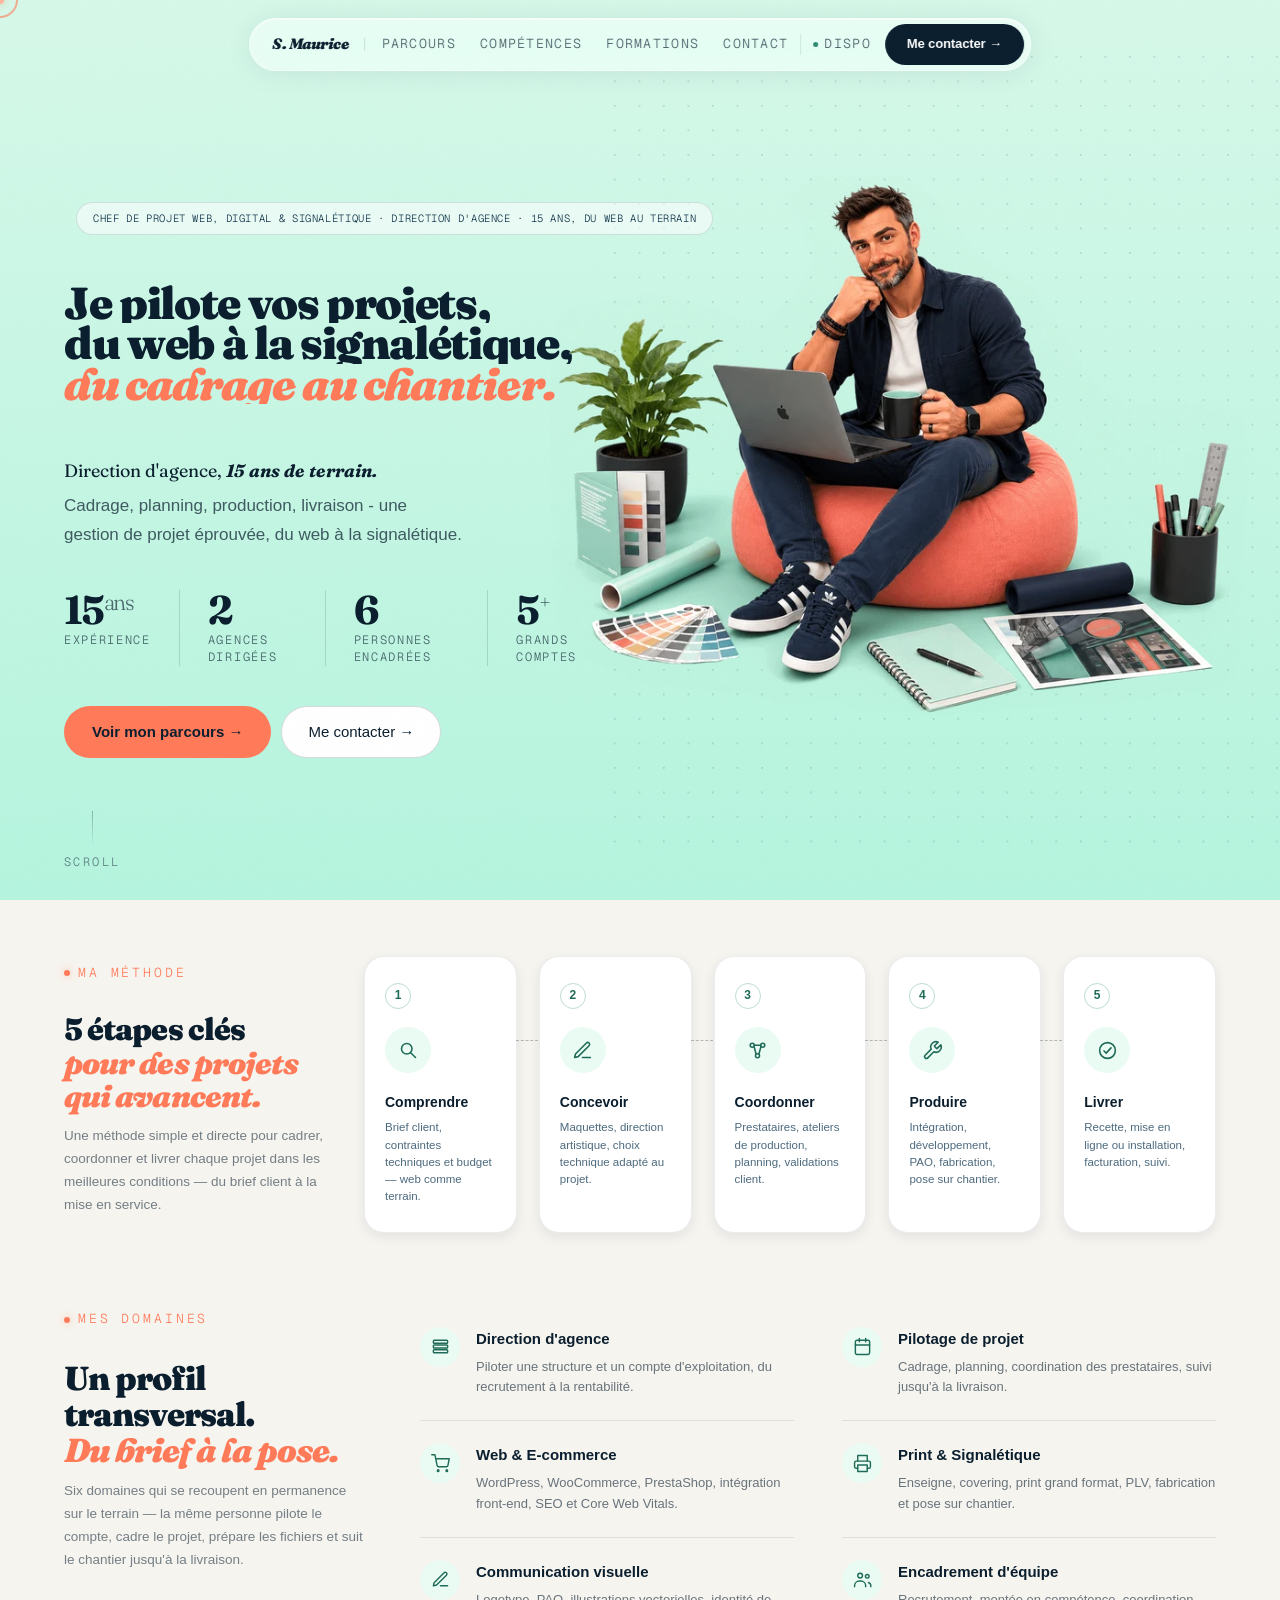
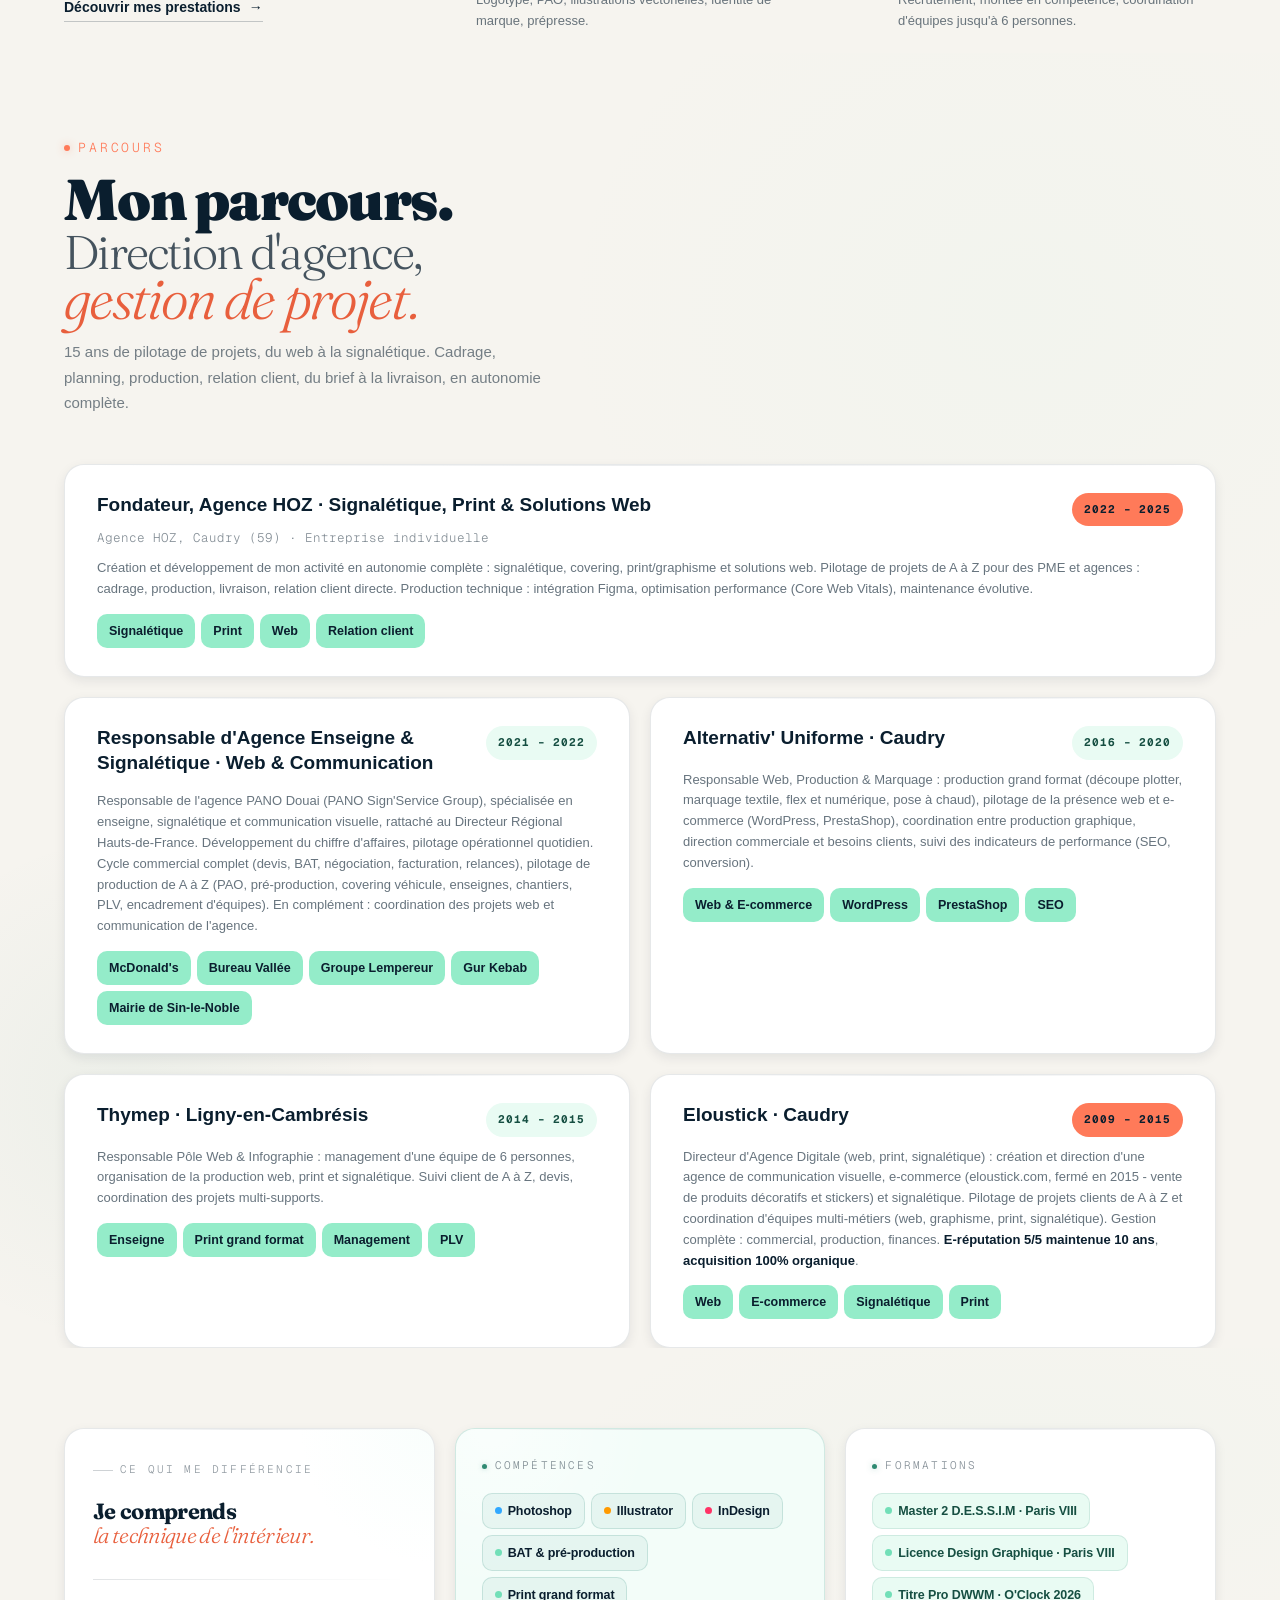
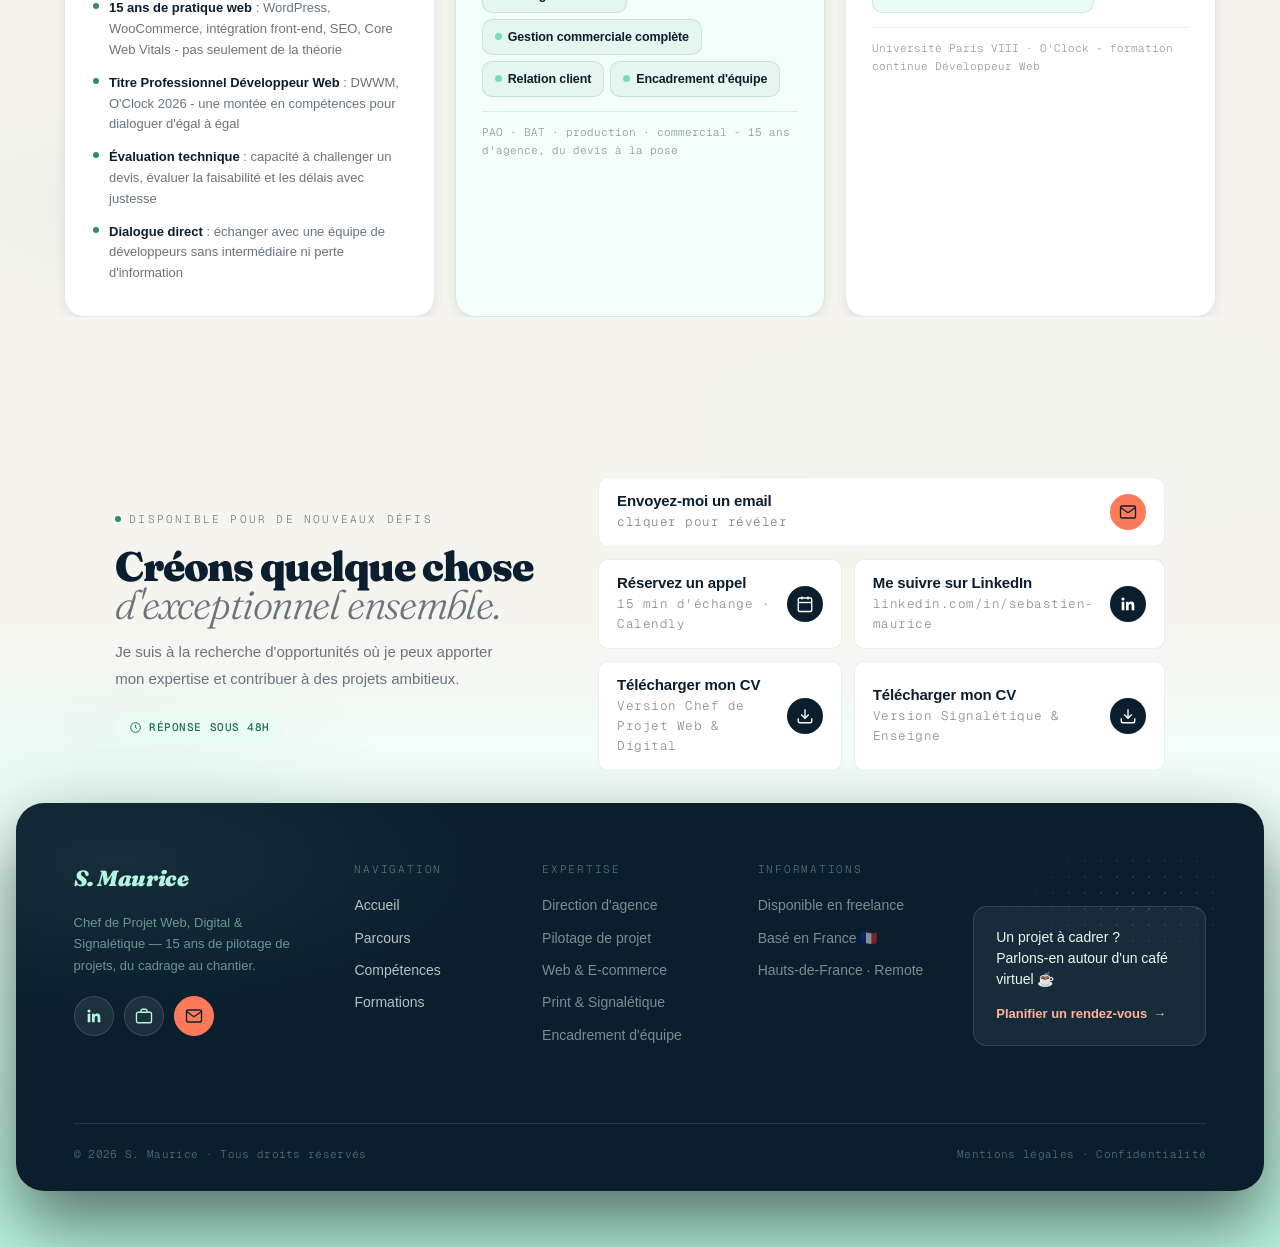
<file: chef-de-projet-digital-signaletique.html>
<!DOCTYPE html>
<html lang="fr">
<head>
<meta charset="UTF-8"/>
<meta name="viewport" content="width=device-width, initial-scale=1.0"/>
<title>Sébastien Maurice · Chef de Projet Web, Digital & Signalétique · Direction d'agence, pilotage de projets</title>
<meta name="description" content="Sébastien Maurice · Chef de Projet Web, Digital & Signalétique · Direction d'agence, pilotage de projets du cadrage web au chantier signalétique"/>
<meta name="robots" content="index, follow"/>
<link rel="canonical" href="https://sebastienmaurice.github.io/chef-de-projet-digital-signaletique.html"/>
<meta property="og:type" content="website"/>
<meta property="og:url" content="https://sebastienmaurice.github.io/chef-de-projet-digital-signaletique.html"/>
<meta property="og:title" content="Sébastien Maurice · Chef de Projet Web, Digital & Signalétique"/>
<meta property="og:description" content="Sébastien Maurice · Chef de Projet Web, Digital & Signalétique · Direction d'agence, pilotage de projets du cadrage web au chantier signalétique"/>
<meta property="og:image" content="https://sebastienmaurice.github.io/assets/img/hero/mint-bg-seb-dev.png"/>
<meta name="twitter:card" content="summary_large_image"/>
<meta name="twitter:title" content="Sébastien Maurice · Chef de Projet Web, Digital & Signalétique"/>
<meta name="twitter:description" content="Sébastien Maurice · Chef de Projet Web, Digital & Signalétique · Direction d'agence, pilotage de projets du cadrage web au chantier signalétique"/>
<link rel="icon" type="image/x-icon" href="assets/img/favicon/favicon.ico"/>
<link rel="icon" type="image/png" sizes="32x32" href="assets/img/favicon/favicon-32x32.png"/>
<link rel="icon" type="image/png" sizes="16x16" href="assets/img/favicon/favicon-16x16.png"/>
<link rel="apple-touch-icon" sizes="180x180" href="assets/img/favicon/apple-touch-icon.png"/>
<link rel="manifest" href="assets/img/favicon/site.webmanifest"/>
<link rel="preconnect" href="https://fonts.googleapis.com"/>
<link rel="preconnect" href="https://fonts.gstatic.com" crossorigin/>
<link href="https://fonts.googleapis.com/css2?family=Fraunces:ital,opsz,wght@0,9..144,400;0,9..144,700;0,9..144,900;1,9..144,400&family=Cabinet+Grotesk:wght@400;700;900&family=Geist+Mono:wght@400;500&display=swap" rel="stylesheet"/>
<link rel="stylesheet" href="css/style.css"/>
</head>
<body>

<div id="cur"></div>
<div id="cring"></div>

<a href="#main-content" class="skip-to-content">Aller au contenu principal</a>

<nav class="sitenav" id="nav">
  <a href="index.html" class="nav-logo">S. Maurice</a>
  <div class="nav-sep"></div>
  <div class="nav-links" id="navLinks">
    <a href="#parcours">Parcours</a>
    <a href="#competences">Compétences</a>
    <a href="#formations">Formations</a>
    <a href="#contact">Contact</a>
  </div>
  <button class="nav-burger" id="navBurger" aria-label="Ouvrir le menu" aria-expanded="false" aria-controls="navLinks">
    <span></span><span></span><span></span>
  </button>
  <div class="nav-avail"><span class="pulse"></span>Dispo</div>
  <a href="#contact" class="nav-cta">Me contacter →</a>
</nav>

<main id="main-content" tabindex="-1">
<!-- HERO -->
<section class="hero hero--alt-photo" id="top">
  <div class="hero-inner">
    <div class="hero-l">
      <div class="hero-eyebrow">
        <span class="hero-eyebrow-dot"></span>
        <span class="hero-eyebrow-tag">Chef de Projet Web, Digital & Signalétique · Direction d'agence · 15 ans, du web au terrain</span>
      </div>
      <h1 class="hero-h1">
        <span class="h1-line"><span class="h1-word">Je pilote vos projets,</span></span>
        <span class="h1-line"><span class="h1-word">du web à la signalétique,</span></span>
        <span class="h1-line"><span class="h1-word"><em style="color:var(--color-accent-warm);font-style:italic">du cadrage au chantier.</em></span></span>
      </h1>
      <p class="hero-desc">
        <span class="hero-desc-lead">Direction d'agence, <em>15 ans de terrain.</em></span>
        Cadrage, planning, production, livraison - une gestion de projet éprouvée, du web à la signalétique.
      </p>
      <div class="hero-kpis">
        <div class="kpi"><span class="kpi-val">15<sup>ans</sup></span><span class="kpi-lbl">Expérience</span></div>
        <div class="kpi"><span class="kpi-val">2</span><span class="kpi-lbl">Agences dirigées</span></div>
        <div class="kpi"><span class="kpi-val">6</span><span class="kpi-lbl">Personnes encadrées</span></div>
        <div class="kpi"><span class="kpi-val">5<sup>+</sup></span><span class="kpi-lbl">Grands comptes</span></div>
      </div>
      <div class="hero-actions">
        <a href="#parcours" class="btn-dark">Voir mon parcours →</a>
        <a href="#contact" class="btn-outline-dark">Me contacter →</a>
      </div>
    </div>
  </div>

  <svg class="hero-circles" viewBox="0 0 760 900" xmlns="http://www.w3.org/2000/svg" preserveAspectRatio="xMidYMid meet">
    <defs><pattern id="hdots" width="28" height="28" patternUnits="userSpaceOnUse"><circle cx="1" cy="1" r=".9" fill="rgba(10,30,46,.22)"/></pattern></defs>
    <rect width="760" height="900" fill="url(#hdots)"/>
  </svg>

  <img
    src="assets/img/hero/chef-de-projet-digital-et-signaletique-4-3.webp"
    srcset="assets/img/hero/chef-de-projet-digital-et-signaletique-4-3-480w.webp 480w, assets/img/hero/chef-de-projet-digital-et-signaletique-4-3-768w.webp 768w, assets/img/hero/chef-de-projet-digital-et-signaletique-4-3.webp 1375w"
    sizes="(max-width: 900px) 95vw, 55vw"
    alt="Sébastien Maurice, Chef de Projet Web, Digital & Signalétique"
    class="hero-photo-card"
    fetchpriority="high"
    width="1375"
    height="1071"
  />
  <a href="#parcours" class="hero-scroll" aria-label="Défiler vers la section suivante"><div class="scroll-line"></div><span>Scroll</span></a>
</section>

<!-- PROCESS -->
<section class="process-sec" data-reveal>
  <div class="sec-inner">
    <div class="process-layout">
      <div class="process-intro">
        <div class="sec-label">Ma méthode</div>
        <h2 class="process-title">5 étapes clés<br><em>pour des projets qui avancent.</em></h2>
        <p class="process-sub">Une méthode simple et directe pour cadrer, coordonner et livrer chaque projet dans les meilleures conditions — du brief client à la mise en service.</p>
      </div>
      <div class="process-strip">
        <div class="process-step">
          <div class="ps-num-badge">1</div>
          <div class="ps-icon"><svg viewBox="0 0 24 24" fill="none" stroke="currentColor" stroke-width="1.8" stroke-linecap="round" stroke-linejoin="round"><circle cx="10" cy="10" r="6"/><line x1="20" y1="20" x2="14.5" y2="14.5"/></svg></div>
          <h3>Comprendre</h3>
          <p>Brief client, contraintes techniques et budget — web comme terrain.</p>
        </div>
        <div class="process-step">
          <div class="ps-num-badge">2</div>
          <div class="ps-icon"><svg viewBox="0 0 24 24" fill="none" stroke="currentColor" stroke-width="1.8" stroke-linecap="round" stroke-linejoin="round"><path d="M12 20h9"/><path d="M16.5 3.5a2.1 2.1 0 0 1 3 3L7 19l-4 1 1-4 12.5-12.5z"/></svg></div>
          <h3>Concevoir</h3>
          <p>Maquettes, direction artistique, choix technique adapté au projet.</p>
        </div>
        <div class="process-step">
          <div class="ps-num-badge">3</div>
          <div class="ps-icon"><svg viewBox="0 0 24 24" fill="none" stroke="currentColor" stroke-width="1.8" stroke-linecap="round" stroke-linejoin="round"><circle cx="6" cy="6" r="2.3"/><circle cx="18" cy="6" r="2.3"/><circle cx="12" cy="18" r="2.3"/><line x1="8" y1="7.3" x2="10.3" y2="15.8"/><line x1="16" y1="7.3" x2="13.7" y2="15.8"/><line x1="8.3" y1="6" x2="15.7" y2="6"/></svg></div>
          <h3>Coordonner</h3>
          <p>Prestataires, ateliers de production, planning, validations client.</p>
        </div>
        <div class="process-step">
          <div class="ps-num-badge">4</div>
          <div class="ps-icon"><svg viewBox="0 0 24 24" fill="none" stroke="currentColor" stroke-width="1.8" stroke-linecap="round" stroke-linejoin="round"><path d="M14.7 6.3a1 1 0 0 0 0 1.4l1.6 1.6a1 1 0 0 0 1.4 0l3.77-3.77a6 6 0 0 1-7.94 7.94l-6.91 6.91a2.12 2.12 0 0 1-3-3l6.91-6.91a6 6 0 0 1 7.94-7.94l-3.76 3.76z"/></svg></div>
          <h3>Produire</h3>
          <p>Intégration, développement, PAO, fabrication, pose sur chantier.</p>
        </div>
        <div class="process-step">
          <div class="ps-num-badge">5</div>
          <div class="ps-icon"><svg viewBox="0 0 24 24" fill="none" stroke="currentColor" stroke-width="1.8" stroke-linecap="round" stroke-linejoin="round"><circle cx="12" cy="12" r="9"/><path d="M8 12.5l2.5 2.5 5.5-6"/></svg></div>
          <h3>Livrer</h3>
          <p>Recette, mise en ligne ou installation, facturation, suivi.</p>
        </div>
      </div>
    </div>
  </div>
</section>

<!-- DOMAINES D'EXPERTISE -->
<section class="expertise-sec" id="expertise" data-reveal>
  <div class="sec-inner">
    <div class="expertise-layout">
      <div class="expertise-intro">
        <div class="sec-label">Mes domaines</div>
        <h2 class="expertise-title">Un profil transversal.<br><em>Du brief à la pose.</em></h2>
        <p class="expertise-sub">Six domaines qui se recoupent en permanence sur le terrain — la même personne pilote le compte, cadre le projet, prépare les fichiers et suit le chantier jusqu'à la livraison.</p>
        <a href="index.html#prestations" class="expertise-link">Découvrir mes prestations <span class="cta-arrow">→</span></a>
      </div>
      <div class="expertise-list">
        <div class="exp-row" data-reveal>
          <div class="exp-icon"><svg viewBox="0 0 24 24" fill="none" stroke="currentColor" stroke-width="1.8" stroke-linecap="round" stroke-linejoin="round"><rect x="3" y="4" width="18" height="4" rx="1"/><rect x="3" y="10" width="18" height="4" rx="1"/><rect x="3" y="16" width="18" height="4" rx="1"/></svg></div>
          <div><h3>Direction d'agence</h3><p>Piloter une structure et un compte d'exploitation, du recrutement à la rentabilité.</p></div>
        </div>
        <div class="exp-row" data-reveal>
          <div class="exp-icon"><svg viewBox="0 0 24 24" fill="none" stroke="currentColor" stroke-width="1.8" stroke-linecap="round" stroke-linejoin="round"><rect x="3" y="4" width="18" height="18" rx="2"/><line x1="16" y1="2" x2="16" y2="6"/><line x1="8" y1="2" x2="8" y2="6"/><line x1="3" y1="10" x2="21" y2="10"/></svg></div>
          <div><h3>Pilotage de projet</h3><p>Cadrage, planning, coordination des prestataires, suivi jusqu'à la livraison.</p></div>
        </div>
        <div class="exp-row" data-reveal>
          <div class="exp-icon"><svg viewBox="0 0 24 24" fill="none" stroke="currentColor" stroke-width="1.8" stroke-linecap="round" stroke-linejoin="round"><circle cx="9" cy="21" r="1"/><circle cx="20" cy="21" r="1"/><path d="M1 1h4l2.68 13.39a2 2 0 0 0 2 1.61h9.72a2 2 0 0 0 2-1.61L23 6H6"/></svg></div>
          <div><h3>Web & E-commerce</h3><p>WordPress, WooCommerce, PrestaShop, intégration front-end, SEO et Core Web Vitals.</p></div>
        </div>
        <div class="exp-row" data-reveal>
          <div class="exp-icon"><svg viewBox="0 0 24 24" fill="none" stroke="currentColor" stroke-width="1.8" stroke-linecap="round" stroke-linejoin="round"><polyline points="6 9 6 2 18 2 18 9"/><path d="M6 18H4a2 2 0 0 1-2-2v-5a2 2 0 0 1 2-2h16a2 2 0 0 1 2 2v5a2 2 0 0 1-2 2h-2"/><rect x="6" y="14" width="12" height="8"/></svg></div>
          <div><h3>Print & Signalétique</h3><p>Enseigne, covering, print grand format, PLV, fabrication et pose sur chantier.</p></div>
        </div>
        <div class="exp-row" data-reveal>
          <div class="exp-icon"><svg viewBox="0 0 24 24" fill="none" stroke="currentColor" stroke-width="1.8" stroke-linecap="round" stroke-linejoin="round"><path d="M12 20h9"/><path d="M16.5 3.5a2.1 2.1 0 0 1 3 3L7 19l-4 1 1-4 12.5-12.5z"/></svg></div>
          <div><h3>Communication visuelle</h3><p>Logotype, PAO, illustrations vectorielles, identité de marque, prépresse.</p></div>
        </div>
        <div class="exp-row" data-reveal>
          <div class="exp-icon"><svg viewBox="0 0 24 24" fill="none" stroke="currentColor" stroke-width="1.8" stroke-linecap="round" stroke-linejoin="round"><circle cx="9" cy="7" r="3"/><path d="M2 21v-1a6 6 0 0 1 6-6h2a6 6 0 0 1 6 6v1"/><circle cx="18" cy="8" r="2.3"/><path d="M22.5 21v-1a4.5 4.5 0 0 0-3-4.24"/></svg></div>
          <div><h3>Encadrement d'équipe</h3><p>Recrutement, montée en compétence, coordination d'équipes jusqu'à 6 personnes.</p></div>
        </div>
      </div>
    </div>
  </div>
</section>

<!-- PARCOURS -->
<section class="cv-sec cv-sec-flat" id="parcours" data-reveal>
  <div class="sec-inner">
  <div class="sec-label cv-sec-label">Parcours</div>
  <div class="cv-top">
    <div>
      <h2 class="cv-title">Mon parcours.<br><span style="font-size:.82em;font-weight:300;opacity:.75">Direction d'agence,</span><br><em>gestion de projet.</em></h2>
      <p class="cv-subtitle" style="margin-top:16px">15 ans de pilotage de projets, du web à la signalétique. Cadrage, planning, production, relation client, du brief à la livraison, en autonomie complète.</p>
    </div>
  </div>

  <div class="profil-bento">

    <div class="cv-card cv-card-timeline profil-bento-feature" data-reveal>
      <div class="prest-card-head">
        <div class="prest-card-name">Fondateur, Agence HOZ · Signalétique, Print & Solutions Web</div>
        <span class="prest-badge prest-badge-coral">2022 – 2025</span>
      </div>
      <div class="prest-card-sub">Agence HOZ, Caudry (59) · Entreprise individuelle</div>
      <p class="cvp-item-text" style="margin-top:10px">Création et développement de mon activité en autonomie complète : signalétique, covering, print/graphisme et solutions web. Pilotage de projets de A à Z pour des PME et agences : cadrage, production, livraison, relation client directe. Production technique : intégration Figma, optimisation performance (Core Web Vitals), maintenance évolutive.</p>
      <div style="display:flex;flex-wrap:wrap;gap:6px;margin-top:14px">
        <span class="profil-account-tag">Signalétique</span><span class="profil-account-tag">Print</span><span class="profil-account-tag">Web</span><span class="profil-account-tag">Relation client</span>
      </div>
    </div>

    <div class="cv-card cv-card-timeline" data-reveal>
      <div class="prest-card-head">
        <div class="prest-card-name">Responsable d'Agence Enseigne & Signalétique · Web & Communication</div>
        <span class="prest-badge prest-badge-sand">2021 – 2022</span>
      </div>
      <p class="cvp-item-text" style="margin-top:10px">Responsable de l'agence PANO Douai (PANO Sign'Service Group), spécialisée en enseigne, signalétique et communication visuelle, rattaché au Directeur Régional Hauts-de-France. Développement du chiffre d'affaires, pilotage opérationnel quotidien. Cycle commercial complet (devis, BAT, négociation, facturation, relances), pilotage de production de A à Z (PAO, pré-production, covering véhicule, enseignes, chantiers, PLV, encadrement d'équipes). En complément : coordination des projets web et communication de l'agence.</p>
      <div style="display:flex;flex-wrap:wrap;gap:6px;margin-top:14px">
        <span class="profil-account-tag">McDonald's</span><span class="profil-account-tag">Bureau Vallée</span><span class="profil-account-tag">Groupe Lempereur</span><span class="profil-account-tag">Gur Kebab</span><span class="profil-account-tag">Mairie de Sin-le-Noble</span>
      </div>
    </div>

    <div class="cv-card cv-card-timeline" data-reveal>
      <div class="prest-card-head">
        <div class="prest-card-name">Alternativ' Uniforme · Caudry</div>
        <span class="prest-badge prest-badge-sky">2016 – 2020</span>
      </div>
      <p class="cvp-item-text" style="margin-top:10px">Responsable Web, Production & Marquage : production grand format (découpe plotter, marquage textile, flex et numérique, pose à chaud), pilotage de la présence web et e-commerce (WordPress, PrestaShop), coordination entre production graphique, direction commerciale et besoins clients, suivi des indicateurs de performance (SEO, conversion).</p>
      <div style="display:flex;flex-wrap:wrap;gap:6px;margin-top:14px">
        <span class="profil-account-tag">Web & E-commerce</span><span class="profil-account-tag">WordPress</span><span class="profil-account-tag">PrestaShop</span><span class="profil-account-tag">SEO</span>
      </div>
    </div>

    <div class="cv-card cv-card-timeline" data-reveal>
      <div class="prest-card-head">
        <div class="prest-card-name">Thymep · Ligny-en-Cambrésis</div>
        <span class="prest-badge prest-badge-green">2014 – 2015</span>
      </div>
      <p class="cvp-item-text" style="margin-top:10px">Responsable Pôle Web & Infographie : management d'une équipe de 6 personnes, organisation de la production web, print et signalétique. Suivi client de A à Z, devis, coordination des projets multi-supports.</p>
      <div style="display:flex;flex-wrap:wrap;gap:6px;margin-top:14px">
        <span class="profil-account-tag">Enseigne</span><span class="profil-account-tag">Print grand format</span><span class="profil-account-tag">Management</span><span class="profil-account-tag">PLV</span>
      </div>
    </div>

    <div class="cv-card cv-card-timeline" data-reveal>
      <div class="prest-card-head">
        <div class="prest-card-name">Eloustick · Caudry</div>
        <span class="prest-badge prest-badge-coral">2009 – 2015</span>
      </div>
      <p class="cvp-item-text" style="margin-top:10px">Directeur d'Agence Digitale (web, print, signalétique) : création et direction d'une agence de communication visuelle, e-commerce (eloustick.com, fermé en 2015 - vente de produits décoratifs et stickers) et signalétique. Pilotage de projets clients de A à Z et coordination d'équipes multi-métiers (web, graphisme, print, signalétique). Gestion complète : commercial, production, finances. <strong>E-réputation 5/5 maintenue 10 ans</strong>, <strong>acquisition 100% organique</strong>.</p>
      <div style="display:flex;flex-wrap:wrap;gap:6px;margin-top:14px">
        <span class="profil-account-tag">Web</span><span class="profil-account-tag">E-commerce</span><span class="profil-account-tag">Signalétique</span><span class="profil-account-tag">Print</span>
      </div>
    </div>

  </div>
  </div>
</section>

<!-- COMPETENCES + DIFFERENCIATEUR + FORMATIONS -->
<section class="cv-sec cv-sec-flat" data-reveal>
  <div class="sec-inner">
  <div class="profil-side-by-side-3">
    <div class="cv-card cv-card-pitch-new" id="differenciateur" style="grid-column:auto;grid-row:auto;">
      <div class="cvp-eyebrow">Ce qui me différencie</div>
      <div class="cvp-title">Je comprends<br><em>la technique de l'intérieur.</em></div>
      <div class="cvp-divider"></div>
      <div class="cvp-list">
        <div class="cvp-item"><span class="cvp-item-dot"></span><div class="cvp-item-text"><strong>15 ans de pratique web</strong> : WordPress, WooCommerce, intégration front-end, SEO, Core Web Vitals - pas seulement de la théorie</div></div>
        <div class="cvp-item"><span class="cvp-item-dot"></span><div class="cvp-item-text"><strong>Titre Professionnel Développeur Web</strong> : DWWM, O'Clock 2026 - une montée en compétences pour dialoguer d'égal à égal</div></div>
        <div class="cvp-item"><span class="cvp-item-dot"></span><div class="cvp-item-text"><strong>Évaluation technique</strong> : capacité à challenger un devis, évaluer la faisabilité et les délais avec justesse</div></div>
        <div class="cvp-item"><span class="cvp-item-dot"></span><div class="cvp-item-text"><strong>Dialogue direct</strong> : échanger avec une équipe de développeurs sans intermédiaire ni perte d'information</div></div>
      </div>
    </div>
    <div class="cv-card cv-card-front" id="competences" style="grid-column:auto;grid-row:auto;">
      <div class="cvf-label">Compétences</div>
      <div class="cvf-chips">
        <span class="cvf-chip"><span class="cvf-chip-dot" style="background:#31A8FF"></span>Photoshop</span>
        <span class="cvf-chip"><span class="cvf-chip-dot" style="background:#FF9A00"></span>Illustrator</span>
        <span class="cvf-chip"><span class="cvf-chip-dot" style="background:#FF3366"></span>InDesign</span>
        <span class="cvf-chip"><span class="cvf-chip-dot" style="background:var(--mint-400)"></span>BAT & pré-production</span>
        <span class="cvf-chip"><span class="cvf-chip-dot" style="background:var(--mint-400)"></span>Print grand format</span>
        <span class="cvf-chip"><span class="cvf-chip-dot" style="background:var(--mint-400)"></span>Gestion commerciale complète</span>
        <span class="cvf-chip"><span class="cvf-chip-dot" style="background:var(--mint-400)"></span>Relation client</span>
        <span class="cvf-chip"><span class="cvf-chip-dot" style="background:var(--mint-400)"></span>Encadrement d'équipe</span>
      </div>
      <div class="cvf-note">PAO · BAT · production · commercial - 15 ans d'agence, du devis à la pose</div>
    </div>
    <div class="cv-card cv-card-back" id="formations" style="grid-column:auto;grid-row:auto;">
      <div class="cvf-label">Formations</div>
      <div class="cvf-chips">
        <span class="cvf-chip"><span class="cvf-chip-dot" style="background:var(--mint-400)"></span>Master 2 D.E.S.S.I.M · Paris VIII</span>
        <span class="cvf-chip"><span class="cvf-chip-dot" style="background:var(--mint-400)"></span>Licence Design Graphique · Paris VIII</span>
        <span class="cvf-chip"><span class="cvf-chip-dot" style="background:var(--mint-400)"></span>Titre Pro DWWM · O'Clock 2026</span>
      </div>
      <div class="cvf-note">Université Paris VIII · O'Clock - formation continue Développeur Web</div>
    </div>
  </div>
  </div>
</section>

<!-- CONTACT -->
<section class="cv-sec" data-reveal>
  <div class="sec-inner">
  <div class="cv-bottom-bar" id="contact">
    <div class="cvb-left">
      <div class="cvb-label"><span class="cvb-label-dot"></span>Disponible pour de nouveaux défis</div>
      <h2 class="cvb-title">Créons quelque chose<br><em>d'exceptionnel ensemble.</em></h2>
      <p class="cvb-desc">Je suis à la recherche d'opportunités où je peux apporter<br>mon expertise et contribuer à des projets ambitieux.</p>
      <div class="cvb-response-badge"><svg width="13" height="13" viewBox="0 0 24 24" fill="none" stroke="currentColor" stroke-width="1.8"><circle cx="12" cy="12" r="9"/><path d="M12 7v5l3 2"/></svg>Réponse sous 48h</div>
    </div>
    <div class="cvb-cards">
      <a href="#" class="cvb-card cvb-card-mint" id="emailBtn">
        <div class="cvb-card-content"><div class="cvb-card-title">Envoyez-moi un email</div><div class="cvb-card-sub" id="emailDisplay">cliquer pour révéler</div></div>
        <div class="cvb-card-icon"><svg width="18" height="18" viewBox="0 0 24 24" fill="none" stroke="currentColor" stroke-width="1.8"><path d="M4 4h16c1.1 0 2 .9 2 2v12c0 1.1-.9 2-2 2H4c-1.1 0-2-.9-2-2V6c0-1.1.9-2 2-2z"/><polyline points="22,6 12,13 2,6"/></svg></div>
      </a>
      <a href="https://calendly.com/sebastienmaurice/prise-de-contact" target="_blank" rel="noopener" class="cvb-card cvb-card-dark">
        <div class="cvb-card-content"><div class="cvb-card-title">Réservez un appel</div><div class="cvb-card-sub">15 min d'échange · Calendly</div></div>
        <div class="cvb-card-icon"><svg width="18" height="18" viewBox="0 0 24 24" fill="none" stroke="currentColor" stroke-width="1.8"><rect x="3" y="4" width="18" height="18" rx="2"/><line x1="16" y1="2" x2="16" y2="6"/><line x1="8" y1="2" x2="8" y2="6"/><line x1="3" y1="10" x2="21" y2="10"/></svg></div>
      </a>
      <a href="https://www.linkedin.com/in/sebastien-maurice/" target="_blank" rel="noopener" class="cvb-card cvb-card-dark">
        <div class="cvb-card-content"><div class="cvb-card-title">Me suivre sur LinkedIn</div><div class="cvb-card-sub">linkedin.com/in/sebastien-maurice</div></div>
        <div class="cvb-card-icon"><svg width="18" height="18" viewBox="0 0 24 24" fill="currentColor"><path d="M20.45 20.45h-3.56v-5.57c0-1.33-.02-3.03-1.85-3.03-1.85 0-2.14 1.45-2.14 2.94v5.66H9.34V9h3.41v1.56h.05c.48-.9 1.64-1.85 3.37-1.85 3.6 0 4.27 2.37 4.27 5.46v6.28zM5.34 7.43a2.07 2.07 0 1 1 0-4.14 2.07 2.07 0 0 1 0 4.14zM7.12 20.45H3.56V9h3.56v11.45z"/></svg></div>
      </a>
      <a href="assets/cv/cv-sebastien-maurice-chef-de-projet.pdf" download class="cvb-card cvb-card-dark">
        <div class="cvb-card-content"><div class="cvb-card-title">Télécharger mon CV</div><div class="cvb-card-sub">Version Chef de Projet Web &amp; Digital</div></div>
        <div class="cvb-card-icon"><svg width="18" height="18" viewBox="0 0 24 24" fill="none" stroke="currentColor" stroke-width="1.8"><path d="M21 15v4a2 2 0 0 1-2 2H5a2 2 0 0 1-2-2v-4"/><polyline points="7 10 12 15 17 10"/><line x1="12" y1="15" x2="12" y2="3"/></svg></div>
      </a>
      <a href="assets/cv/cv-sebastien-maurice-signaletique.pdf" download class="cvb-card cvb-card-dark">
        <div class="cvb-card-content"><div class="cvb-card-title">Télécharger mon CV</div><div class="cvb-card-sub">Version Signalétique &amp; Enseigne</div></div>
        <div class="cvb-card-icon"><svg width="18" height="18" viewBox="0 0 24 24" fill="none" stroke="currentColor" stroke-width="1.8"><path d="M21 15v4a2 2 0 0 1-2 2H5a2 2 0 0 1-2-2v-4"/><polyline points="7 10 12 15 17 10"/><line x1="12" y1="15" x2="12" y2="3"/></svg></div>
      </a>
    </div>
  </div>
  </div>
</section>
</main>

<!-- FOOTER -->
<footer class="site-footer" data-reveal>
  <div class="ft-card">
    <div class="ft-col ft-col-brand">
      <span class="ft-logo">S. Maurice</span>
      <p class="ft-bio">Chef de Projet Web, Digital &amp; Signalétique — 15 ans de pilotage de projets, du cadrage au chantier.</p>
      <div class="ft-social">
        <a href="https://www.linkedin.com/in/sebastien-maurice/" target="_blank" rel="noopener" class="ft-icon" aria-label="LinkedIn"><svg width="18" height="18" viewBox="0 0 24 24" fill="currentColor"><path d="M20.45 20.45h-3.56v-5.57c0-1.33-.02-3.03-1.85-3.03-1.85 0-2.14 1.45-2.14 2.94v5.66H9.34V9h3.41v1.56h.05c.48-.9 1.64-1.85 3.37-1.85 3.6 0 4.27 2.37 4.27 5.46v6.28zM5.34 7.43a2.07 2.07 0 1 1 0-4.14 2.07 2.07 0 0 1 0 4.14zM7.12 20.45H3.56V9h3.56v11.45z"/></svg></a>
        <a href="https://www.malt.fr/profile/semauri" target="_blank" rel="noopener" class="ft-icon" aria-label="Malt"><svg width="18" height="18" viewBox="0 0 24 24" fill="none" stroke="currentColor" stroke-width="1.8"><rect x="2" y="7" width="20" height="14" rx="2"/><path d="M16 7V5a2 2 0 0 0-2-2h-4a2 2 0 0 0-2 2v2"/></svg></a>
        <a href="#" id="ftEmailBtn" class="ft-icon ft-icon-coral" aria-label="Envoyer un email"><svg width="18" height="18" viewBox="0 0 24 24" fill="none" stroke="currentColor" stroke-width="1.8"><path d="M4 4h16c1.1 0 2 .9 2 2v12c0 1.1-.9 2-2 2H4c-1.1 0-2-.9-2-2V6c0-1.1.9-2 2-2z"/><polyline points="22,6 12,13 2,6"/></svg></a>
      </div>
    </div>
    <div class="ft-col">
      <div class="ft-col-title">Navigation</div>
      <a href="index.html" class="ft-col-link">Accueil</a>
      <a href="#parcours" class="ft-col-link">Parcours</a>
      <a href="#competences" class="ft-col-link">Compétences</a>
      <a href="#formations" class="ft-col-link">Formations</a>
    </div>
    <div class="ft-col">
      <div class="ft-col-title">Expertise</div>
      <span class="ft-col-item">Direction d'agence</span>
      <span class="ft-col-item">Pilotage de projet</span>
      <span class="ft-col-item">Web &amp; E-commerce</span>
      <span class="ft-col-item">Print &amp; Signalétique</span>
      <span class="ft-col-item">Encadrement d'équipe</span>
    </div>
    <div class="ft-col">
      <div class="ft-col-title">Informations</div>
      <span class="ft-col-item">Disponible en freelance</span>
      <span class="ft-col-item">Basé en France 🇫🇷</span>
      <span class="ft-col-item">Hauts-de-France · Remote</span>
    </div>
    <div class="ft-col ft-col-cta">
      <div class="ft-dotmap" aria-hidden="true"></div>
      <div class="ft-cta-card">
        <div class="ft-cta-text">Un projet à cadrer&nbsp;?<br>Parlons-en autour d'un café virtuel ☕</div>
        <a href="https://calendly.com/sebastienmaurice/prise-de-contact" target="_blank" rel="noopener" class="ft-cta-link">Planifier un rendez-vous <span class="cta-arrow">→</span></a>
      </div>
    </div>
    <div class="ft-bottom">
      <span class="ft-copy">© 2026 S. Maurice · Tous droits réservés</span>
      <span class="ft-legal">Mentions légales · Confidentialité</span>
    </div>
  </div>
</footer>

<script src="js/main.js"></script>
</body>
</html>
</file>
<file: css/style.css>
/* =============================================
   PORTFOLIO - Sébastien Maurice
   style.css - v7.3 - 2026
============================================= */

/* RESET & BASE */
*,
*::before,
*::after {
  margin: 0;
  padding: 0;
  box-sizing: border-box;
}
img,
video {
  display: block;
  max-width: 100%;
}
a {
  color: inherit;
  text-decoration: none;
}
:where(a, button, [role="button"], [tabindex]):focus-visible {
  outline: 2px solid #ff7a59;
  outline-offset: 3px;
  border-radius: var(--r-xs);
}
.b-card:focus-visible,
.b-card-proj:focus-visible {
  outline: 1px solid var(--border-dark-hi);
  outline-offset: 2px;
}
button {
  font: inherit;
  background: none;
  border: none;
  cursor: none;
}
ul {
  list-style: none;
}
p,
li {
  cursor: auto;
}
html {
  scroll-behavior: smooth;
}
@media (prefers-reduced-motion: reduce) {
  *,
  *::before,
  *::after {
    animation-duration: 0.01ms !important;
    animation-iteration-count: 1 !important;
    transition-duration: 0.01ms !important;
    scroll-behavior: auto !important;
  }
  /* Filet de sécurité : éléments révélés au scroll restent visibles
     même sans animation (et si le JS d'observation ne s'exécute pas) */
  [data-reveal] {
    opacity: 1 !important;
    transform: none !important;
  }
}

.skip-to-content {
  position: fixed;
  top: -100px;
  left: 50%;
  transform: translateX(-50%);
  background: var(--coral-accent);
  color: var(--dark);
  font-family: var(--f-disp);
  font-size: 0.8125rem;
  font-weight: 700;
  padding: 10px 24px;
  border-radius: var(--r-pill);
  z-index: 999999;
  transition: top 0.2s;
  white-space: nowrap;
}
.skip-to-content:focus {
  top: 12px;
}

:root {
  /* ============================================================
     DESIGN SYSTEM v2 — tokens de production (source : moodboard)
     ============================================================ */
  /* — Ink (neutre froid, fonds sombres + texte) — */
  --ink-950: #050f18;
  --ink-900: #0a1e2e;
  --ink-800: #0d2740;
  --ink-700: #0d2f47;
  --ink-600: #294b60;
  --ink-500: #4d6a7e;
  --ink-400: #7996a6;
  --ink-300: #a8bdc7;
  --ink-200: #cddae0;
  --ink-100: #e7eef1;
  --ink-50: #f3f7f8;

  /* — Paper / neutres chauds — */
  --paper: #f6f4ef;
  --paper-dim: #efece4;
  --white: #ffffff;

  /* — Mint (couleur de marque) — */
  --mint-50: #f3fdf9;
  --mint-100: #e9fbf3;
  --mint-200: #b5f4de;
  --mint-300: #94ecc9;
  --mint-400: #72dfb8;
  --mint-500: #47b790;
  --mint-600: #2f8a72;
  --mint-700: #1f6b58;
  --mint-800: #164f42;
  --mint-900: #0d332a;

  /* — Corail (accent unique, action) — */
  --coral-100: #ffeee5;
  --coral-200: #ffd9c7;
  --coral-300: #ffb499;
  --coral-500: #ff7a59;
  --coral-600: #e85f3d;
  --coral-700: #c94a2e;
  --coral-800: #9c3720;

  /* — Rayons — */
  --r-xs: 6px;
  --r-sm: 10px;
  --r-md: 14px;
  --r-lg: 20px;
  --r-xl: 28px;
  --r-pill: 999px;

  /* — Élévation (fond clair) — */
  --sh-1: 0 1px 2px rgba(10, 30, 46, 0.06), 0 1px 1px rgba(10, 30, 46, 0.04);
  --sh-2: 0 4px 12px rgba(10, 30, 46, 0.08);
  --sh-3: 0 10px 28px rgba(10, 30, 46, 0.12);
  --sh-4: 0 24px 56px rgba(10, 30, 46, 0.16);
  --sh-accent: 0 10px 24px rgba(255, 122, 89, 0.28);

  /* — Élévation (fond sombre) — */
  --sh-dark-1: 0 1px 2px rgba(0, 0, 0, 0.3);
  --sh-dark-2: 0 8px 20px rgba(0, 0, 0, 0.35);
  --sh-dark-3: 0 20px 44px rgba(0, 0, 0, 0.45);
  --sh-dark-4: 0 32px 72px rgba(0, 0, 0, 0.55);

  /* — Fonts — */
  --f-disp: "Cabinet Grotesk", "Space Grotesk", sans-serif;
  --f-serif: "Fraunces", Georgia, serif;
  --f-mono: "Geist Mono", ui-monospace, "SF Mono", monospace;

  /* — Espacement (base 4px) — */
  --sp-1: 4px;
  --sp-2: 8px;
  --sp-3: 12px;
  --sp-4: 16px;
  --sp-5: 24px;
  --sp-6: 32px;
  --sp-7: 48px;
  --sp-8: 64px;
  --sp-9: 96px;
  --sp-10: 128px;

  --ease: cubic-bezier(0.16, 1, 0.3, 1);
  --ease-out: cubic-bezier(0.22, 1, 0.36, 1);
  --d-fast: 180ms;
  --d-base: 280ms;
  --d-slow: 480ms;

  /* ============================================================
     MOTION SYSTEM — durees / easings / distances / stagger nommes par
     intention plutot que par valeur, pour que le mouvement soit un
     systeme et non une succession de nombres arbitraires. Valeurs choisies
     pour matcher les motifs deja dominants dans le site (mesures avant
     d'ecrire ce bloc) plutot que des chiffres ronds arbitraires : zero
     regression la ou les tokens remplacent une valeur litterale identique.
     Une seule courbe signature (--ease) est utilisee dans tout le site —
     le systeme varie la duree et la distance, pas la courbe. --ease-out
     et --d-fast/--d-base/--d-slow restent disponibles mais ne sont plus
     les canoniques (usage reel quasi nul avant ce jour).
     ============================================================ */
  /* Durees — 250ms = .cta-arrow (fleche CTA, motif le plus reutilise du
     site) ; 320ms = box-shadow/border-color des cards (Prestations, etc.) ;
     700ms = [data-reveal] (entree au scroll, motif le plus repete) */
  --dur-micro: 250ms;
  --dur-standard: 320ms;
  --dur-expressive: 700ms;
  --stagger-short: 50ms;
  --stagger-standard: 100ms;
  /* Easings */
  --ease-micro: var(--ease);
  --ease-standard: var(--ease);
  --ease-expressive: var(--ease);
  /* Distances — 2px = lift de hover le plus courant ; 28px = [data-reveal] */
  --dist-micro: 2px;
  --dist-small: 4px;
  --dist-medium: 6px;
  --dist-large: 28px;

  /* ============================================================
     ALIAS — noms historiques du site, repointés vers les nouveaux
     tokens pour ne rien casser dans le reste de la feuille de style
     ============================================================ */
  --r: var(--r-md);
  --gap-section: 20px;
  --gap-bento: 16px;
  --color-bg: var(--mint-200);
  --color-surface: var(--white);
  --color-text: var(--ink-900);
  --color-primary: var(--mint-200);
  --color-primary-strong: var(--mint-600);
  --color-accent: var(--coral-500);
  --color-accent-soft: var(--coral-300);
  --color-accent-warm: var(--coral-500);
  --color-success: var(--mint-600);
  --color-hover: var(--mint-300);
  --color-border: rgba(10, 30, 46, 0.15);
  --surface-elev: rgba(255, 255, 255, 0.06);
  --border-dark: rgba(181, 244, 222, 0.14);
  --border-dark-hi: rgba(181, 244, 222, 0.55);
  --surface-dark-zone: var(--ink-900);
  /* stat-sky / stat-sand / stat-green n'existent plus dans le systeme (anti-pattern : 4e couleur
     hors role) ; tous les consommateurs ont ete reassignes composant par composant a l'un des 3
     roles reels (neutre / succes mint-600 / mise en avant coral-500, section 04/11) et les alias
     ont ete supprimes. --stat-coral reste : c'est un alias valide vers le role "mise en avant". */
  --stat-coral: var(--coral-500);
  --mint: var(--color-primary);
  --mint-title: var(--mint-400);
  --coral-accent: var(--coral-300);
  --dark: var(--color-text);
  --light: var(--color-surface);
  --card-bg: var(--ink-800);
  --green-accent: var(--color-success);
}
body {
  font-family: var(--f-disp);
  font-weight: 300;
  overflow-x: hidden;
  cursor: none;
  line-height: 1.6;
  /* fallback paper (harmonisation) : toutes les sections sont desormais claires,
     ce fond n'apparait plus qu'en cas de gap entre sections */
  background: var(--paper);
}
body::after {
  content: "";
  position: fixed;
  inset: 0;
  z-index: 9998;
  pointer-events: none;
  opacity: 0.018;
  background-image: url("data:image/svg+xml,%3Csvg xmlns='http://www.w3.org/2000/svg'%3E%3Cfilter id='n'%3E%3CfeTurbulence type='fractalNoise' baseFrequency='.72' numOctaves='4' stitchTiles='stitch'/%3E%3C/filter%3E%3Crect width='100%25' height='100%25' filter='url(%23n)'/%3E%3C/svg%3E");
  background-size: 220px;
}

/* CURSOR */
#cur,
#cring {
  position: fixed;
  top: 0;
  left: 0;
  pointer-events: none;
  border-radius: 50%;
  will-change: transform;
  z-index: 99999;
}
#cur {
  width: 8px;
  height: 8px;
  margin: -4px 0 0 -4px;
  background: var(--coral-accent);
  box-shadow: 0 0 8px rgba(255, 122, 89, 0.5);
  transition:
    width 0.15s var(--ease),
    height 0.15s var(--ease),
    background 0.2s,
    margin 0.15s var(--ease);
}
#cring {
  width: 36px;
  height: 36px;
  margin: -18px 0 0 -18px;
  border: 2px solid rgba(255, 122, 89, 0.6);
  z-index: 99998;
  transition:
    width 0.4s var(--ease),
    height 0.4s var(--ease),
    border-color 0.3s,
    margin 0.4s var(--ease);
  background: transparent;
}
#cring.near {
  width: 44px;
  height: 44px;
  margin: -22px 0 0 -22px;
  border-color: rgba(143, 237, 208, 0.55);
  background: rgba(143, 237, 208, 0.04);
}
#cring.lg {
  width: 50px;
  height: 50px;
  margin: -25px 0 0 -25px;
}
#cur.on-btn {
  background: rgba(255, 255, 255, 0.92);
  box-shadow: 0 0 10px rgba(255, 255, 255, 0.3);
  width: 10px;
  height: 10px;
  margin: -5px 0 0 -5px;
}
#cring.on-btn {
  border-color: rgba(255, 255, 255, 0.6);
}
.in-bento #cur {
  background: var(--mint);
  box-shadow: 0 0 10px rgba(181, 244, 222, 0.8);
}
.in-bento #cring {
  border-color: rgba(181, 244, 222, 0.8);
}
@media (pointer: coarse) {
  body,
  button {
    cursor: auto;
  }
  #cur,
  #cring {
    display: none;
  }
}

/* NAV */
nav.sitenav {
  /* fond blanc translucide, recette .nav-mock du Design System v4 (plus de teinte
     mint — toutes les sections du site sont desormais claires, le mint reste reserve
     au hero et aux accents ponctuels) */
  position: fixed;
  top: 18px;
  left: 50%;
  transform: translateX(-50%);
  z-index: 1000;
  display: flex;
  align-items: center;
  gap: 0;
  /* verre depoli type iOS/macOS : opacite basse + fort blur/saturate, pour que le
     fond continue de transparaitre legerement meme une fois la nav "solid" au scroll */
  background: rgba(255, 255, 255, 0.58);
  backdrop-filter: blur(24px) saturate(190%);
  -webkit-backdrop-filter: blur(24px) saturate(190%);
  border: 1px solid rgba(255, 255, 255, 0.55);
  border-radius: var(--r-pill);
  padding: 5px 6px 5px 22px;
  box-shadow:
    0 2px 28px rgba(10, 30, 46, 0.08),
    inset 0 1px 0 rgba(255, 255, 255, 0.5);
  white-space: nowrap;
  transition: all 320ms var(--ease);
}
nav.sitenav.solid {
  /* au scroll : un peu plus de matiere pour la lisibilite, mais on reste translucide
     (jamais un blanc plein) */
  background: rgba(255, 255, 255, 0.76);
  backdrop-filter: blur(28px) saturate(190%);
  -webkit-backdrop-filter: blur(28px) saturate(190%);
  box-shadow:
    0 8px 40px rgba(10, 30, 46, 0.12),
    inset 0 1px 0 rgba(255, 255, 255, 0.6);
}
.nav-logo {
  font-family: var(--f-serif);
  font-weight: 900;
  font-size: 0.9375rem;
  letter-spacing: -0.03em;
  margin-right: 10px;
  font-style: italic;
  color: var(--dark);
}
.nav-sep {
  width: 1px;
  height: 13px;
  background: rgba(10, 30, 46, 0.12);
  margin: 0 5px;
}
.nav-links {
  display: flex;
}
.nav-links a {
  position: relative;
  font-family: var(--f-mono);
  font-size: 0.8125rem;
  color: rgba(10, 30, 46, 0.75);
  letter-spacing: 0.1em;
  text-transform: uppercase;
  padding: 8px 12px;
  border-radius: var(--r-pill);
  transition: color 0.2s;
}
.nav-links a:hover {
  color: var(--dark);
}
/* lien de la section visible : soulignement corail, jamais un fond plein (recette v4) */
.nav-links a.current {
  color: var(--dark);
}
.nav-links a.current::after {
  content: "";
  position: absolute;
  left: 12px;
  right: 12px;
  bottom: 1px;
  height: 2px;
  border-radius: var(--r-xs);
  background: var(--coral-500);
}
.nav-avail {
  display: flex;
  align-items: center;
  gap: 6px;
  font-family: var(--f-mono);
  font-size: 0.8125rem;
  color: rgba(10, 30, 46, 0.75);
  letter-spacing: 0.1em;
  text-transform: uppercase;
  padding: 0 6px 0 12px;
  border-left: 1px solid rgba(10, 30, 46, 0.1);
}
.pulse {
  width: 5px;
  height: 5px;
  border-radius: 50%;
  background: var(--green-accent);
  animation: pulse-nav 2.4s ease infinite;
  flex-shrink: 0;
}
@keyframes pulse-nav {
  0% {
    box-shadow: 0 0 0 0 rgba(64, 151, 135, 0.5);
  }
  70% {
    box-shadow: 0 0 0 6px rgba(64, 151, 135, 0);
  }
  100% {
    box-shadow: 0 0 0 0 rgba(64, 151, 135, 0);
  }
}
.nav-cta {
  font-family: var(--f-disp);
  font-size: 0.8125rem;
  font-weight: 800;
  color: var(--light);
  background: var(--dark);
  padding: 10px 22px;
  border-radius: var(--r-pill);
  margin-left: 8px;
  transition:
    background 0.3s,
    transform 0.3s var(--ease),
    box-shadow 0.3s;
  letter-spacing: -0.01em;
  cursor: none;
}
.nav-cta:hover {
  background: #0d2f47;
  transform: scale(1.04);
  box-shadow: 0 8px 24px rgba(10, 30, 46, 0.28);
}
.nav-cta:active {
  background: #0a2436;
  transform: scale(0.98);
  box-shadow: 0 4px 12px rgba(10, 30, 46, 0.28);
}
nav.sitenav .nav-logo,
nav.sitenav .nav-links a,
nav.sitenav .nav-avail,
nav.sitenav .nav-sep {
  transition: color 320ms var(--ease), background 320ms var(--ease), border-color 320ms var(--ease);
}
nav.sitenav .nav-cta {
  transition: background 320ms var(--ease), color 320ms var(--ease), box-shadow 320ms var(--ease), transform 0.3s var(--ease);
}
/* ── Nav burger (mobile) ── */
.nav-burger {
  display: none;
  flex-direction: column;
  justify-content: center;
  align-items: center;
  gap: 4px;
  width: 34px;
  height: 34px;
  background: none;
  border-radius: var(--r-sm);
  border: none;
  cursor: pointer;
  position: relative;
  margin: 0 2px;
  transition: background 0.2s, transform 0.15s var(--ease);
}
.nav-burger:hover {
  background: rgba(10, 30, 46, 0.06);
}
.nav-burger:active {
  transform: scale(0.92);
}
.nav-burger span {
  display: block;
  width: 18px;
  height: 2px;
  border-radius: var(--r-xs);
  background: rgba(10, 30, 46, 0.75);
  transition: transform 0.3s var(--ease), opacity 0.2s, background 320ms var(--ease);
}
nav.sitenav.nav-open .nav-burger span:nth-child(1) {
  transform: translateY(6px) rotate(45deg);
}
nav.sitenav.nav-open .nav-burger span:nth-child(2) {
  opacity: 0;
}
nav.sitenav.nav-open .nav-burger span:nth-child(3) {
  transform: translateY(-6px) rotate(-45deg);
}
@keyframes navPanelIn {
  from {
    opacity: 0;
    transform: translateX(-50%) translateY(-8px);
  }
  to {
    opacity: 1;
    transform: translateX(-50%) translateY(0);
  }
}

/* HERO */
.hero {
  min-height: 100svh;
  position: relative;
  overflow: hidden;
  display: flex;
  align-items: stretch;
  background: linear-gradient(180deg, #d6f8e9 0%, #b5f4de 100%);
}
.hero-inner {
  width: 100%;
  max-width: 1600px;
  margin: 0 auto;
  display: grid;
  grid-template-columns: 48% 52%;
  position: relative;
  z-index: 1;
  padding: 0 0 0 clamp(24px, 5vw, 80px);
}
.hero-l {
  display: flex;
  flex-direction: column;
  justify-content: center;
  padding: 140px clamp(20px, 2vw, 40px) 80px 0;
  position: relative;
  z-index: 2;
}
.hero-eyebrow {
  display: flex;
  align-items: center;
  gap: 12px;
  margin-bottom: 48px;
  opacity: 0;
  animation: h-fadeUp 0.8s var(--ease) 0.08s forwards;
}
.hero-eyebrow-tag {
  /* grammaire .hero-eyebrow-pill (section 07) */
  font-family: var(--f-mono);
  font-size: 0.65625rem;
  letter-spacing: 0.06em;
  text-transform: uppercase;
  color: var(--ink-700);
  padding: 7px 16px;
  background: rgba(255, 255, 255, 0.55);
  border: 1px solid rgba(10, 30, 46, 0.12);
  border-radius: var(--r-pill);
  white-space: nowrap;
}
.hero-eyebrow-dot {
  width: 6px;
  height: 6px;
  border-radius: 50%;
  background: var(--mint-700);
  box-shadow: 0 0 0 0 rgba(64, 151, 135, 0.5);
  animation: pulse-nav 2.4s ease infinite;
}
.hero-h1 {
  font-family: var(--f-serif);
  font-size: clamp(2.6rem, 4.4vw, 5.8rem);
  font-weight: 900;
  line-height: 0.9;
  letter-spacing: -0.03em;
  margin-bottom: 28px;
  color: var(--dark);
}
.hero-subhead-bar {
  display: block;
  width: 44px;
  height: 3px;
  background: var(--color-accent);
  border-radius: var(--r-xs);
  margin-top: 16px;
}
.h1-line {
  display: block;
  overflow: hidden;
}
.h1-word {
  display: inline-block;
  transform: translateY(110%);
  opacity: 0;
  animation: h-slideUp 0.9s var(--ease) forwards;
}
.h1-line:nth-child(1) .h1-word {
  animation-delay: 0.2s;
}
.h1-line:nth-child(2) .h1-word {
  animation-delay: 0.28s;
}
.h1-line:nth-child(3) .h1-word {
  animation-delay: 0.36s;
}
.hero-subhead {
  font-family: var(--f-serif);
  font-size: clamp(1.6rem, 2.6vw, 2.8rem);
  font-weight: 400;
  font-style: normal;
  color: var(--dark);
  margin-bottom: 0;
  opacity: 0;
  animation: h-fadeUp 0.8s var(--ease) 0.52s forwards;
}
.hero-subhead em {
  font-style: italic;
  font-weight: 300;
}
.hero-desc {
  font-family: var(--f-disp);
  font-size: 1.0625rem;
  font-weight: 300;
  color: rgba(10, 30, 46, 0.72);
  line-height: 1.7;
  max-width: 400px;
  margin-top: 24px;
  margin-bottom: 40px;
  opacity: 0;
  animation: h-fadeUp 0.8s var(--ease) 0.62s forwards;
}
.hero-desc-lead {
  font-family: var(--f-serif);
  font-size: clamp(1.05rem, 1.4vw, 1.25rem);
  font-weight: 400;
  color: var(--dark);
  display: block;
  margin-bottom: 6px;
}
.hero-desc strong {
  font-weight: 700;
  color: var(--dark);
}
.hero-desc-lead em {
  font-style: italic;
  font-weight: 700;
}
@keyframes h-slideUp {
  to {
    transform: translateY(0);
    opacity: 1;
  }
}
@keyframes h-fadeUp {
  from {
    transform: translateY(14px);
    opacity: 0;
  }
  to {
    transform: translateY(0);
    opacity: 1;
  }
}
.hero-kpis {
  display: flex;
  align-items: stretch;
  margin-bottom: 40px;
  opacity: 0;
  animation: h-fadeUp 0.8s var(--ease) 0.38s forwards;
}
.kpi {
  display: flex;
  flex-direction: column;
  gap: 2px;
  padding: 0 28px 0 0;
}
.kpi + .kpi {
  padding-left: 28px;
  border-left: 1px solid rgba(10, 30, 46, 0.14);
}
.kpi-val {
  font-family: var(--f-serif);
  font-size: 2.5rem;
  font-weight: 700;
  line-height: 1;
  letter-spacing: -0.04em;
  color: var(--dark);
}
.kpi-val sup {
  font-size: 0.55em;
  color: rgba(10, 30, 46, 0.65);
  vertical-align: super;
  font-weight: 300;
}
.kpi-lbl {
  font-family: var(--f-mono);
  font-size: 0.75rem;
  color: rgba(10, 30, 46, 0.7);
  letter-spacing: 0.14em;
  text-transform: uppercase;
  line-height: 1.4;
}
.hero-actions {
  display: flex;
  gap: 10px;
  flex-wrap: wrap;
  align-items: center;
  opacity: 0;
  animation: h-fadeUp 0.8s var(--ease) 0.66s forwards;
}
.btn-dark {
  display: inline-flex;
  align-items: center;
  gap: 10px;
  font-family: var(--f-disp);
  font-size: 0.9375rem;
  font-weight: 700;
  padding: 14px 28px;
  /* couleur figee (non liee a --color-accent) : ce bouton est partage par les 3 pages du site */
  background: #ff7a59;
  color: var(--ink-900);
  border-radius: var(--r-pill);
  cursor: none;
  position: relative;
  overflow: hidden;
  transition:
    transform 0.35s var(--ease),
    box-shadow 0.35s,
    background 0.35s,
    color 0.35s;
}
.btn-dark:hover {
  background: #e85f3d;
  color: #fff;
  transform: translateY(-2px);
  box-shadow: 0 14px 30px rgba(255, 122, 89, 0.38);
}
.btn-dark:active {
  background: #c94a2e;
  color: #fff;
  transform: translateY(0) scale(0.98);
  box-shadow: 0 4px 10px rgba(255, 122, 89, 0.3);
}
.btn-outline-dark {
  display: inline-flex;
  align-items: center;
  gap: 9px;
  font-family: var(--f-disp);
  font-size: 0.9375rem;
  font-weight: 500;
  padding: 13px 26px;
  background: var(--white);
  color: var(--ink-900);
  border: 1.5px solid rgba(10, 30, 46, 0.16);
  border-radius: var(--r-pill);
  cursor: none;
  transition:
    border-color 0.3s,
    color 0.3s,
    transform 0.3s var(--ease);
}
.btn-outline-dark:hover {
  border-color: var(--mint-600);
  color: var(--mint-700);
  transform: translateY(-2px);
}
.btn-outline-dark:active {
  background: var(--mint-50);
  border-color: var(--mint-700);
  transform: scale(0.98);
  box-shadow: none;
}
.hero-circles {
  position: absolute;
  top: 0;
  right: 0;
  width: 52%;
  height: 100%;
  z-index: 0;
  pointer-events: none;
  opacity: 1;
  overflow: visible;
}
.hero-photo {
  position: absolute;
  bottom: 0;
  right: 0;
  width: clamp(460px, 50vw, 990px);
  height: auto;
  aspect-ratio: 1448 / 1086;
  max-width: none;
  object-fit: contain;
  object-position: bottom right;
  filter: contrast(1.02) saturate(0.92) brightness(1.02);
  z-index: 3;
  pointer-events: none;
  animation: h-photoIn 1.2s var(--ease) 0.25s both;
  will-change: transform;
}
/* Signature discrete : meme famille que la "constellation" de Prestations
   (label mono + fil pointille) — relie le bloc texte au personnage pour que
   la composition se lise comme un environnement, pas une photo posee a cote
   du texte. Toujours derriere la photo (z-index sous .hero-photo). */
.hero-signature {
  position: absolute;
  z-index: 1;
  bottom: 26%;
  right: clamp(18px, 3vw, 46px);
  display: flex;
  align-items: center;
  gap: 10px;
  pointer-events: none;
}
.hero-signature-label {
  writing-mode: vertical-rl;
  text-orientation: mixed;
  font-family: var(--f-mono);
  font-size: 10.5px;
  letter-spacing: 0.16em;
  text-transform: uppercase;
  color: rgba(10, 30, 46, 0.34);
  white-space: nowrap;
}
.hero-signature-thread {
  width: 1px;
  height: clamp(120px, 22vh, 220px);
  background-image: linear-gradient(rgba(10, 30, 46, 0.22) 50%, transparent 0);
  background-size: 1px 7px;
  background-repeat: repeat-y;
}
@keyframes h-photoIn {
  from {
    opacity: 0;
    transform: translateY(20px);
  }
  to {
    opacity: 1;
    transform: translateY(0);
  }
}
@media (min-width: 1750px) {
  .hero-photo {
    right: 65px;
  }
}
/* Photo hero PNG transparent (pages profils) */
.hero-photo-card {
  position: absolute;
  right: clamp(0px, 2vw, 40px);
  top: 0;
  bottom: 0;
  margin: auto 0;
  width: clamp(640px, 55vw, 920px);
  height: auto;
  aspect-ratio: 1375 / 1071;
  object-fit: contain;
  filter: contrast(1.02) saturate(0.92) brightness(1.02);
  z-index: 3;
  animation: h-photoIn 1.2s var(--ease) 0.25s both;
}
@media (min-width: 1101px) {
  .hero--alt-photo .hero-h1 {
    font-size: clamp(2.4rem, 3.5vw, 4.6rem);
  }
}
.hero-scroll {
  position: absolute;
  bottom: 28px;
  left: clamp(24px, 5vw, 80px);
  display: flex;
  flex-direction: column;
  align-items: center;
  gap: 6px;
  font-family: var(--f-mono);
  font-size: 0.75rem;
  letter-spacing: 0.2em;
  text-transform: uppercase;
  color: rgba(10, 30, 46, 0.55);
  text-decoration: none;
  z-index: 5;
  animation: h-fadeUp 1s var(--ease) 1.1s both;
  transition: color 0.2s, gap 0.2s;
}
.hero-scroll:hover {
  color: rgba(10, 30, 46, 0.85);
  gap: 10px;
}
.hero-scroll:active {
  color: var(--ink-900);
}
.scroll-line {
  width: 1px;
  height: 36px;
  background: linear-gradient(to bottom, rgba(10, 30, 46, 0.3), transparent);
  animation: scroll-drop 1.8s ease-in-out infinite;
}
@keyframes scroll-drop {
  0% {
    transform: scaleY(0);
    transform-origin: top;
  }
  50% {
    transform: scaleY(1);
    transform-origin: top;
  }
  51% {
    transform-origin: bottom;
  }
  100% {
    transform: scaleY(0);
    transform-origin: bottom;
  }
}

/* BENTO */
.bento-section {
  position: relative;
  width: 100%;
  min-height: 100vh;
  height: auto;
  display: flex;
  flex-direction: column;
  overflow: visible;
  background: var(--paper);
}
.bento-section {
  /* fond paper (section 01) : texte ink-900, accent mint-700 (mint-600 est trop proche
     du fond clair pour rester net en usage texte, cf. regle H2-sur-mint du systeme) */
  --bg: var(--paper);
  --accent: var(--mint-700);
  --text: var(--ink-900);
  --text-muted: var(--ink-500);
  --text-dim: var(--ink-400);
  --card-bg: var(--white);
  --gap: var(--gap-bento);
  --tag-bg: rgba(255, 255, 255, 0.6);
  --tag-border: rgba(10, 30, 46, 0.12);
  color: var(--text);
  font-family: var(--f-disp);
}
.b-inner {
  position: relative;
  z-index: 1;
  width: 100%;
  max-width: 1600px;
  margin: 0 auto;
  display: flex;
  flex-direction: column;
  padding: 56px clamp(24px, 5vw, 80px) 60px;
  gap: var(--gap);
}
.b-top-zone {
  display: grid;
  grid-template-columns: 1fr 1.18fr;
  gap: var(--gap);
  align-items: start;
}
.b-left-col,
.b-hero-card-slot {
  /* les enfants de grille ont un min-width:auto implicite : sans ce reset, le contenu
     intrinseque (titre, image) peut forcer la piste au-dela de la largeur disponible */
  min-width: 0;
}
.b-left-col {
  display: flex;
  flex-direction: column;
  gap: 26px;
}
.b-bottom-row {
  position: relative;
  flex-shrink: 0;
  /* hauteur auto : la carte se dimensionne via la vignette 4/3 + son corps (grammaire .proj-card) */
}
.b-carousel-track-wrap {
  width: 100%;
  overflow: hidden;
  /* overflow:hidden est necessaire au defilement horizontal, mais rognait aussi les ombres
     portees verticales des cards (var(--sh-4) au hover + le translateY(-6px) de lift).
     Le padding cree une zone tampon ou l'ombre peut se deployer sans etre coupee ; la marge
     negative annule ce padding visuellement pour ne pas decaler la mise en page.
     Uniquement vertical : un padding horizontal ici reduirait la largeur de contenu utilisee
     par le calcul CSS des flex-basis (%) sans que le JS (qui lit l'offsetWidth du wrapper,
     insensible au padding) ne s'en rende compte — decalage entre cards et fenetre visible. */
  padding: 34px 0 90px;
  margin: -34px 0 -90px;
}
.b-carousel-track {
  display: flex;
  align-items: stretch;
  gap: var(--gap);
  transition: transform 0.55s var(--ease);
  will-change: transform;
}
.b-carousel-track .b-card-proj {
  flex: 0 0 calc(20% - 13px);
  min-width: calc(20% - 13px);
}
.b-carousel-nav {
  position: absolute;
  top: 50%;
  transform: translateY(-50%);
  z-index: 10;
  display: flex;
  align-items: center;
  justify-content: center;
  width: 36px;
  height: 36px;
  border-radius: 50%;
  background: rgba(10, 20, 32, 0.75);
  backdrop-filter: blur(12px);
  border: 1px solid rgba(181, 244, 222, 0.22);
  /* fixe (pas var(--accent)) : dans .bento-section, --accent resout en mint-700 (sombre),
     illisible sur ce disque translucide sombre — un mint clair reste lisible partout */
  color: rgba(210, 250, 234, 0.95);
  cursor: pointer;
  transition:
    background 0.2s,
    border-color 0.2s,
    transform 0.2s;
  font-size: 13px;
}
.b-carousel-nav::after {
  content: "";
  position: absolute;
  inset: -4px;
}
.b-carousel-nav:hover {
  background: rgba(181, 244, 222, 0.15);
  border-color: rgba(181, 244, 222, 0.5);
  transform: translateY(-50%) scale(1.08);
}
.b-carousel-nav:active {
  background: rgba(181, 244, 222, 0.25);
  transform: translateY(-50%) scale(0.96);
}
.b-carousel-nav:disabled {
  opacity: 0.25;
  pointer-events: none;
  display: none;
}
.b-carousel-prev {
  left: 10px;
}
.b-carousel-next {
  right: 10px;
}
.b-header-row {
  display: flex;
  align-items: center;
  justify-content: space-between;
  flex-shrink: 0;
  transition-delay: 0.05s;
}
.b-section-label {
  display: inline-flex;
  align-items: center;
  gap: 8px;
  font-family: var(--f-mono);
  font-size: 11px;
  font-weight: 500;
  letter-spacing: 0.2em;
  text-transform: uppercase;
  color: var(--accent);
}
.b-section-label::before {
  content: "";
  width: 6px;
  height: 6px;
  border-radius: 50%;
  background: var(--accent);
  box-shadow: 0 0 8px var(--accent);
  flex-shrink: 0;
  animation: b-pulse-dot 2.5s ease-in-out infinite;
}
@keyframes b-pulse-dot {
  0%,
  100% {
    opacity: 1;
  }
  50% {
    box-shadow: 0 0 13px rgba(181, 244, 222, 0.7);
    opacity: 0.8;
  }
}
.b-hero-row {
  flex-shrink: 0;
  transition-delay: 0.1s;
}
.b-hero-title {
  font-family: var(--f-serif);
  font-size: clamp(2.8rem, 4.5vw, 5.2rem);
  font-weight: 900;
  line-height: 1.01;
  letter-spacing: -0.028em;
  color: var(--text);
}
.b-hero-title em {
  font-style: normal;
}
.b-hero-title .l-coral {
  color: var(--coral-600);
}
.b-hero-title .l-mint {
  color: var(--mint-500);
}
.b-hero-subtitle {
  font-family: var(--f-disp);
  font-size: 15px;
  color: var(--text-muted);
  line-height: 1.65;
  margin-top: 6px;
  max-width: 360px;
  font-weight: 400;
}
.b-skill-pills {
  display: flex;
  flex-wrap: wrap;
  gap: 8px;
  transition-delay: 0.15s;
}
.b-skill-pill {
  display: inline-flex;
  align-items: center;
  gap: 7px;
  background: var(--white);
  border: 1px solid rgba(10, 30, 46, 0.1);
  border-radius: var(--r-pill);
  padding: 7px 14px 7px 10px;
  font-family: var(--f-disp);
  font-size: 12.5px;
  font-weight: 500;
  color: var(--ink-700);
  box-shadow: var(--sh-1);
  transition: border-color 0.22s var(--ease), box-shadow 0.22s var(--ease), transform 0.22s var(--ease);
}
.b-skill-pill:hover {
  border-color: var(--mint-400);
  box-shadow: var(--sh-2);
  transform: translateY(-1px);
}
.b-skill-pill svg {
  color: var(--mint-700);
  flex-shrink: 0;
}
.b-card {
  position: relative;
  border-radius: var(--r);
  overflow: hidden;
  backdrop-filter: blur(14px) saturate(1.2);
  background: var(--card-bg);
  border: 1px solid rgba(181, 244, 222, 0.14);
  box-shadow:
    0 0 0 1px rgba(181, 244, 222, 0.07) inset,
    0 -1px 0 rgba(181, 244, 222, 0.22) inset,
    var(--sh-dark-3);
  transition:
    transform 0.28s var(--ease),
    box-shadow 0.28s,
    border-color 0.28s;
  --gx: 50%;
  --gy: 50%;
}
.b-card::before {
  content: "";
  position: absolute;
  inset: 0;
  border-radius: var(--r);
  background: radial-gradient(
    ellipse 120px 80px at var(--gx) var(--gy),
    rgba(181, 244, 222, 0.1) 0%,
    transparent 70%
  );
  pointer-events: none;
  z-index: 0;
  transition: opacity 0.4s;
  opacity: 0;
}
.b-card:hover::before {
  opacity: 1;
}
.b-card:hover {
  transform: translateY(-5px) scale(1.014);
  border-color: rgba(181, 244, 222, 0.55);
  box-shadow:
    0 0 0 1px rgba(181, 244, 222, 0.55),
    0 -1px 0 rgba(181, 244, 222, 0.7) inset,
    0 28px 80px rgba(0, 0, 0, 0.55),
    0 0 32px rgba(181, 244, 222, 0.1);
}
@keyframes b-fadeUp {
  from {
    opacity: 0;
    transform: translateY(18px);
  }
  to {
    opacity: 1;
    transform: translateY(0);
  }
}
/* emplacement de la carte : porte la perspective 3D + la forme organique en fond */
.b-hero-card-slot {
  position: relative;
  align-self: start;
  /* pas de `perspective` ici : la fonction perspective() est portee par la carte
     elle-meme (regle #projet-maxilou plus bas) pour eviter un cumul de deux
     perspectives (parent + enfant) qui exagererait le tilt */
}
/* couche "fond" (PLAN 1) : la paire de blobs se deplace ensemble, tres legerement,
   au mouvement de souris (amplitude la plus faible de toutes les couches) */
.b-hero-parallax-bg {
  position: absolute;
  inset: 0;
  z-index: 0;
  pointer-events: none;
  transform: translate3d(calc(var(--mx, 0) * 4px), calc(var(--my, 0) * 3px), 0);
}
.b-hero-blob {
  /* paire de formes ovoides nettes (pas de flou) en diagonale, debordant legerement de
     la carte (reference maquette : un souffle mint qui deborde en haut-gauche et bas-droite) */
  position: absolute;
  border-radius: 50%;
  pointer-events: none;
}
.b-hero-blob--a {
  top: -10%;
  left: -10%;
  width: 40%;
  height: 46%;
  /* nuage de pointilles borde par la forme ovoide (border-radius:50% + masque radial
     pour une extinction douce, plutot qu'un aplat degrade uni) */
  background-image: radial-gradient(circle, rgba(47, 138, 114, 0.2) 1.4px, transparent 1.6px);
  background-size: 11px 11px;
  -webkit-mask-image: radial-gradient(ellipse at 42% 42%, #000 42%, transparent 76%);
  mask-image: radial-gradient(ellipse at 42% 42%, #000 42%, transparent 76%);
  animation: b-blob-float-a 12s ease-in-out infinite;
}
.b-hero-blob--b {
  bottom: -9%;
  right: -7%;
  width: 30%;
  height: 36%;
  background-image: radial-gradient(circle, rgba(47, 138, 114, 0.2) 1.4px, transparent 1.6px);
  background-size: 11px 11px;
  -webkit-mask-image: radial-gradient(ellipse at 58% 58%, #000 42%, transparent 76%);
  mask-image: radial-gradient(ellipse at 58% 58%, #000 42%, transparent 76%);
  animation: b-blob-float-b 14s ease-in-out infinite;
  animation-delay: -5s;
}
@keyframes b-blob-float-a {
  0%, 100% { transform: translate(0, 0) rotate(0deg) scale(1); }
  50% { transform: translate(-6px, 8px) rotate(4deg) scale(1.04); }
}
@keyframes b-blob-float-b {
  0%, 100% { transform: translate(0, 0) rotate(0deg) scale(1); }
  50% { transform: translate(6px, -8px) rotate(-5deg) scale(1.05); }
}
.b-card-project-hero {
  /* fenetre "navigateur" (maquette) : chrome + vignette au ratio de l'image, contenu en
     hover-reveal. hauteur intrinseque (chrome + aspect-ratio de l'image) : elle ne
     s'etire plus pour rattraper la colonne de gauche, elle garde ses proportions */
  position: relative;
  z-index: 1;
  display: flex;
  flex-direction: column;
  /* cadre blanc autour de l'image/contenu (cotes + bas), dans la continuite du blanc
     de .b-hero-chrome : la vignette est "matee" comme une vraie fenetre macOS, elle ne
     touche plus les bords de la carte */
  padding: 0 9px 9px;
  /* filet de securite pour le panneau hover (cf .b-hero-content) : porte ici plutot que
     sur .b-hero-media, pour que la vignette garde son ratio 2:1 strict (object-fit:contain
     ne remplit pas une boite plus haute que necessaire — un min-height sur .b-hero-media
     aurait laisse du vide DANS le cadre arrondi, decollant le radius du bord reel de l'image).
     Sous ce plancher, l'espace restant apres la vignette reste blanc au repos et sert de
     reserve au panneau hover (absolu, cale sur le bas de la carte). */
  min-height: 467px;
  background: var(--white);
  overflow: hidden;
  border-radius: var(--r-lg);
  /* bordure nette, continue avec le bas de .b-hero-chrome (meme fenetre) */
  border: 1px solid rgba(10, 30, 46, 0.1);
  /* ombre douce et diffuse (teinte mint), pour detacher la carte sans un box-shadow marque */
  box-shadow:
    0 2px 6px rgba(10, 30, 46, 0.04),
    0 24px 48px -20px rgba(10, 30, 46, 0.16),
    0 14px 32px -18px rgba(47, 138, 114, 0.14);
  transform-style: preserve-3d;
  will-change: transform, box-shadow;
}
/* Transform toujours actif (fenetre PLAN 0), pilote par --mx/--my/--lift/--card-scale
   (herites depuis .b-hero-card-slot, mis a jour en continu par le JS de parallax).
   Selecteur par ID necessaire : [data-reveal].revealed{transform:none} (regle generique
   de fin de fichier) a la meme specificite que .b-card-project-hero[data-reveal] et
   gagnerait le conflit sur `transform` sans ce renfort — l'ID le bat sans ambiguite. */
#projet-maxilou {
  transform:
    perspective(1700px)
    rotateX(calc(var(--my, 0) * -2.4deg))
    rotateY(calc(var(--mx, 0) * 2.4deg))
    translateY(var(--lift, 0px))
    scale(var(--card-scale, 1));
}
.b-card-project-hero::before {
  display: none;
}
/* reflet de surface tres discret (PLAN "verre") : suit la souris, quasi imperceptible */
.b-card-project-hero::after {
  content: "";
  position: absolute;
  inset: 0;
  z-index: 6;
  pointer-events: none;
  border-radius: inherit;
  background: radial-gradient(
    circle at calc(50% + var(--mx, 0) * 28%) calc(50% + var(--my, 0) * 28%),
    rgba(255, 255, 255, 0.14),
    rgba(255, 255, 255, 0) 42%
  );
  mix-blend-mode: overlay;
  opacity: 0;
  transition: opacity 0.35s var(--ease);
}
.b-card-project-hero:hover::after,
.b-card-project-hero:focus-within::after {
  opacity: 1;
}
/* Specificite superieure a [data-reveal] pour ne pas ecraser la transition de hover (box-shadow/border-color) */
.b-card-project-hero[data-reveal] {
  transition:
    opacity 0.7s var(--ease) 0.18s,
    box-shadow 0.35s var(--ease),
    border-color 0.28s;
}
.b-card-project-hero:hover {
  border-color: rgba(10, 30, 46, 0.14);
  /* le decalage horizontal/vertical est repris dynamiquement par le JS de parallax (--mx/--my) ;
     liseret mint ajoute pour un contour lumineux discret (effet verre/premium) */
  box-shadow:
    0 0 0 1px rgba(181, 244, 222, 0.4),
    0 2px 6px rgba(10, 30, 46, 0.05),
    calc(var(--mx, 0) * -16px) calc(28px + var(--my, 0) * -16px) 64px -18px rgba(10, 30, 46, 0.24),
    calc(var(--mx, 0) * -9.6px) calc(16px + var(--my, 0) * -9.6px) 36px -16px rgba(47, 138, 114, 0.22);
}
/* barre de titre façon fenêtre macOS */
.b-hero-chrome {
  display: flex;
  align-items: center;
  gap: 6px;
  flex-shrink: 0;
  padding: 13px 16px;
  background: var(--white);
  position: relative;
  z-index: 3;
  /* reste pleine largeur malgre le padding lateral du parent, pour amorcer le cadre blanc.
     Les coins hauts sont deja arrondis par le clip de la carte (overflow:hidden + r-lg) ;
     les coins bas recoivent leur propre radius pour que la transition vers le cadre blanc
     inset (media/content, cf plus bas) ne forme jamais d'angle droit interieur. */
  margin: 0 -9px;
  border-radius: 0 0 var(--r-sm) var(--r-sm);
}
.b-hero-chrome span {
  width: 10px;
  height: 10px;
  border-radius: 50%;
  flex-shrink: 0;
}
.b-hero-chrome span:nth-child(1) { background: #ff5f56; }
.b-hero-chrome span:nth-child(2) { background: #ffbd2e; }
.b-hero-chrome span:nth-child(3) { background: #27c93f; }
.b-hero-media {
  position: relative;
  /* ratio strict : le filet de securite anti-scroll du panneau hover est porte par
     .b-card-project-hero (min-height), pas ici — sinon object-fit:contain laisse du
     vide dans la boite et le radius ne "colle" plus au bord reel de l'image */
  aspect-ratio: 2 / 1;
  overflow: hidden;
  flex-shrink: 0;
  /* radius interieur, echo du radius exterieur de la carte : evite les angles droits
     dans le cadre blanc desormais visible autour de la vignette */
  border-radius: var(--r-md);
  background: var(--white);
}
.b-hero-media img {
  width: 100%;
  height: 100%;
  /* visuels deja composes au ratio 2:1 : contain plutot que cover pour ne jamais rogner */
  object-fit: contain;
  object-position: center;
  display: block;
  /* PLAN "sujet principal" : l'amplitude la plus marquee des couches de contenu — sans
     transition CSS ici (le lerp JS assure deja l'amortissement, une transition en plus
     doublerait le retard et alourdirait le mouvement) */
  transform: scale(var(--img-scale, 1)) translate3d(calc(var(--mx, 0) * 10px), calc(var(--my, 0) * 7px), 0);
  will-change: transform;
}
/* corps du projet : reserve au survol/focus, comme la maquette (fenetre au repos, details au hover) */
.b-hero-content {
  position: absolute;
  /* le panneau ne monte plus jusqu'en haut de .b-hero-media : une bande de l'image reste
     visible en permanence (meme au hover), pour ne pas la recouvrir integralement */
  inset: 73px 0 0;
  z-index: 4;
  padding: 22px 28px 18px;
  display: flex;
  flex-direction: column;
  border-radius: var(--r-md);
  /* fondu progressif plutot qu'un aplat net : le haut du panneau se fond dans l'image
     au lieu de la trancher, pour un reveal plus feutre / moins "plaque" ; attenue
     legerement (94% au lieu d'un blanc plein) pour laisser deviner l'image en dessous */
  background: linear-gradient(
    180deg,
    rgba(255, 255, 255, 0) 0%,
    rgba(255, 255, 255, 0.5) 8%,
    rgba(255, 255, 255, 0.86) 18%,
    rgba(255, 255, 255, 0.94) 32%
  );
  backdrop-filter: blur(9px);
  /* liseret mint fixe en haut du panneau (ne defile pas avec le contenu, contrairement a un ::before) */
  box-shadow: inset 0 1px 0 rgba(181, 244, 222, 0.55);
  opacity: 0;
  transform: translateY(18px);
  pointer-events: none;
  /* pas de scroll interne : le contenu doit tenir dans la hauteur disponible (largeur
     pleine + espacements resserres, voir .b-project-desc et les marges ci-dessous) */
  overflow: hidden;
  transition: opacity 0.42s cubic-bezier(0.19, 1, 0.22, 1), transform 0.42s cubic-bezier(0.19, 1, 0.22, 1);
}
.b-card-project-hero:hover .b-hero-content,
.b-card-project-hero:focus-within .b-hero-content {
  opacity: 1;
  /* PLAN "contenu" : quasi fixe, tres legere respiration pour rester coherent avec les
     autres couches sans jamais distraire de la lecture */
  transform: translate3d(calc(var(--mx, 0) * 1px), calc(var(--my, 0) * 1px), 0);
  pointer-events: auto;
}
/* reveal en cascade des enfants (au lieu d'un fondu plat) : micro-decalage volontairement
   plus court que le stagger 80ms standard, pour rester vif sur une interaction hover rapide */
.b-hero-content > * {
  opacity: 0;
  transform: translateY(5px);
  transition: opacity 0.24s var(--ease), transform 0.24s var(--ease);
}
.b-card-project-hero:hover .b-hero-content > *,
.b-card-project-hero:focus-within .b-hero-content > * {
  opacity: 1;
  transform: translateY(0);
}
.b-hero-content > *:nth-child(1) { transition-delay: 0.02s; }
.b-hero-content > *:nth-child(2) { transition-delay: 0.05s; }
.b-hero-content > *:nth-child(3) { transition-delay: 0.08s; }
.b-hero-content > *:nth-child(4) { transition-delay: 0.11s; }
.b-hero-content > *:nth-child(5) { transition-delay: 0.14s; }
.b-hero-content > *:nth-child(6) { transition-delay: 0.17s; }
.b-project-type {
  font-family: var(--f-disp);
  font-size: 13px;
  color: var(--text-muted);
  margin-top: 3px;
  margin-bottom: 10px;
}
.b-project-badge {
  /* grammaire .badge.mint (section 04) */
  display: inline-flex;
  align-self: flex-start;
  width: fit-content;
  align-items: center;
  gap: 6px;
  background: var(--mint-100);
  border: none;
  border-radius: var(--r-pill);
  padding: 6px 13px 6px 10px;
  font-family: var(--f-mono);
  font-size: 0.65625rem;
  font-weight: 500;
  letter-spacing: 0.05em;
  text-transform: uppercase;
  color: var(--mint-800);
  margin-bottom: 8px;
}
.b-project-badge-dot {
  width: 6px;
  height: 6px;
  border-radius: 50%;
  background: var(--mint-600);
  flex-shrink: 0;
}
.b-project-title {
  font-family: var(--f-serif);
  font-size: clamp(28px, 3.1vw, 48px);
  font-weight: 700;
  line-height: 1;
  color: var(--ink-900);
}
.b-project-desc {
  font-family: var(--f-disp);
  font-size: 12.5px;
  color: var(--text-muted);
  line-height: 1.65;
  margin-top: 12px;
  /* utilise toute la largeur du panneau (au lieu d'une colonne etroite) : moins de
     lignes = moins de hauteur, condition pour tenir sans scroll interne */
  max-width: 100%;
}
.b-tech-tags {
  display: flex;
  flex-wrap: wrap;
  gap: 5px;
}
/* PLAN "UI flottante" : les pastilles WordPress/Elementor recoivent un peu plus de
   mouvement que le reste du panneau, pour suggerer qu'elles flottent legerement au-dessus */
.b-card-project-hero:hover .b-tech-tags,
.b-card-project-hero:focus-within .b-tech-tags {
  transform: translate3d(calc(var(--mx, 0) * 3px), calc(var(--my, 0) * 2px), 0);
}
.b-tech-tag {
  /* grammaire .tag.on-dark (section 04) */
  background: rgba(181, 244, 222, 0.08);
  border: 1px solid rgba(181, 244, 222, 0.22);
  border-radius: var(--r-pill);
  padding: 7px 13px;
  font-family: var(--f-mono);
  font-size: 0.65625rem;
  text-transform: uppercase;
  letter-spacing: 0.05em;
  color: var(--mint-200);
  transition: background 0.22s var(--ease), border-color 0.22s var(--ease);
}
.b-tech-tag:hover {
  background: rgba(181, 244, 222, 0.16);
  border-color: rgba(181, 244, 222, 0.45);
}
.b-tech-pill {
  display: inline-flex;
  align-items: center;
  gap: 8px;
  background: var(--white);
  border: 1px solid rgba(10, 30, 46, 0.1);
  border-radius: var(--r-pill);
  padding: 6px 14px 6px 6px;
  font-family: var(--f-disp);
  font-size: 12.5px;
  font-weight: 600;
  color: var(--text);
  box-shadow: var(--sh-1);
}
.b-tech-pill-icon {
  width: 20px;
  height: 20px;
  border-radius: 50%;
  display: flex;
  align-items: center;
  justify-content: center;
  flex-shrink: 0;
}
.b-project-stats {
  display: flex;
  gap: 16px;
  padding-top: 9px;
  border-top: 1px solid rgba(10, 30, 46, 0.08);
  margin-top: 9px;
  position: relative;
  z-index: 3;
}
.b-pstat {
  display: flex;
  align-items: center;
  gap: 8px;
}
.b-pstat + .b-pstat {
  border-left: 1px solid rgba(10, 30, 46, 0.1);
  padding-left: 16px;
}
.b-pstat-icon {
  color: var(--ink-900);
  opacity: 0.75;
  flex-shrink: 0;
}
/* References produits = neutre · Migration WordPress = succes · Avis client = succes (3 roles du design system : neutre/succes/mise en avant) */
.b-pstat:nth-child(1) .b-pstat-icon {
  color: var(--ink-900);
}
.b-pstat:nth-child(2) .b-pstat-icon {
  color: var(--mint-600);
}
.b-pstat:nth-child(3) .b-pstat-icon {
  color: var(--mint-600);
}
.b-pstat-num {
  font-family: var(--f-serif);
  font-size: 20px;
  font-weight: 700;
  line-height: 1;
  color: var(--text);
}
.b-pstat-label {
  font-family: var(--f-mono);
  font-size: 11px;
  color: var(--text-muted);
}
.b-project-cta {
  display: flex;
  align-items: center;
  justify-content: space-between;
  margin-top: auto;
  padding-top: 12px;
  position: relative;
  z-index: 3;
}
.b-btn-link {
  display: inline-flex;
  align-items: center;
  gap: 7px;
  font-family: var(--f-disp);
  font-size: 12.5px;
  font-weight: 600;
  color: var(--coral-700);
  cursor: none;
  background: none;
  border: none;
  padding: 0;
  transition:
    color 0.2s,
    gap 0.2s;
}
.b-btn-link:hover {
  color: var(--coral-800);
  gap: 10px;
}
.b-btn-link:active {
  opacity: 0.7;
}
/* Le libelle vit hors de .b-trust-row, au-dessus. Grid 2 colonnes x 2 lignes :
   ligne 1 = marquee | final-cta (align-items:center les centre precisement l'un sur
   l'autre, seule cette ligne compte pour leur hauteur) ; ligne 2 = la legende
   "& bien d'autres...", placee automatiquement sous le marquee (colonne 1 seule,
   .b-final-cta ne s'etend pas sur cette 2e ligne) sans affecter l'alignement de la
   ligne 1 */
.b-trust-block {
  display: flex;
  flex-direction: column;
  gap: 16px;
}
.b-trust-row {
  display: grid;
  grid-template-columns: 1fr auto;
  align-items: center;
  column-gap: 32px;
  row-gap: 10px;
}
.b-trust-marquee {
  /* sans ca, la largeur intrinseque (max-content) de .b-trust-marquee-track remonte
     jusqu'a la colonne 1fr de .b-trust-row, qui refuse alors de retrecir sous cette
     taille et pousse .b-final-cta hors du cadre malgre son propre overflow:hidden */
  min-width: 0;
  /* placement explicite (indep. de l'ordre DOM, choisi pour l'empilement mobile
     naturel marquee -> legende -> final-cta) : ligne 1 seule, alignee avec .b-final-cta */
  grid-column: 1;
  grid-row: 1;
}
.b-trust-more {
  grid-column: 1;
  grid-row: 2;
  font-family: var(--f-mono);
  font-size: 11px;
  letter-spacing: 0.02em;
  color: var(--text-muted);
}
/* Carrousel logos clients : meme mecanique que .story-bar/.techbar-track (bande
   dupliquee 2x, translateX(-50%) en boucle, pause au survol) — fondu sur les bords en
   --paper puisque .bento-section est sur fond paper (pas mint comme le techbar) */
.b-trust-marquee {
  position: relative;
  width: 100%;
  overflow: hidden;
}
.b-trust-marquee::before,
.b-trust-marquee::after {
  content: "";
  position: absolute;
  top: 0;
  bottom: 0;
  width: 56px;
  z-index: 2;
  pointer-events: none;
}
.b-trust-marquee::before {
  left: 0;
  background: linear-gradient(to right, var(--paper), transparent);
}
.b-trust-marquee::after {
  right: 0;
  background: linear-gradient(to left, var(--paper), transparent);
}
.b-trust-marquee-track {
  display: flex;
  align-items: center;
  gap: 22px;
  width: max-content;
  animation: b-trust-scroll 34s linear infinite;
}
.b-trust-marquee-track:hover {
  animation-play-state: paused;
}
@keyframes b-trust-scroll {
  0% { transform: translateX(0); }
  100% { transform: translateX(-50%); }
}
/* Mode produit : mix-blend-mode:multiply fait disparaitre le fond blanc des logos
   (le blanc se fond dans --paper derriere) sans toucher aux logos deja sur fond
   colore, qui restent lisibles tels quels */
.b-trust-logo-img {
  flex-shrink: 0;
  width: 56px;
  height: 56px;
  object-fit: contain;
  border-radius: var(--r-sm);
  mix-blend-mode: multiply;
  filter: grayscale(0.15);
  transition: filter 0.25s var(--ease), transform 0.25s var(--ease);
}
.b-trust-logo-img:hover {
  filter: grayscale(0);
  transform: scale(1.08);
}
.b-final-cta {
  /* place explicitement en ligne 1 (colonne 2) : aligne pile avec .b-trust-marquee,
     sans se soucier de la legende en ligne 2 sous les logos */
  grid-column: 2;
  grid-row: 1;
  display: flex;
  align-items: center;
  gap: 16px;
  background: var(--card-bg);
  border: 1px solid rgba(181, 244, 222, 0.14);
  border-radius: var(--r);
  padding: 16px 20px;
  white-space: nowrap;
}
.b-final-cta-icon {
  width: 42px;
  height: 42px;
  min-width: 42px;
  border-radius: 50%;
  background: var(--stat-coral);
  color: var(--ink-900);
  display: flex;
  align-items: center;
  justify-content: center;
}
.b-final-cta-text {
  font-family: var(--f-disp);
  font-weight: 700;
  font-size: 15px;
  color: var(--text);
  line-height: 1.3;
}
.b-final-cta-btn {
  display: inline-flex;
  align-items: center;
  gap: 8px;
  background: var(--coral-500);
  color: var(--ink-900);
  font-family: var(--f-disp);
  font-weight: 700;
  font-size: 12.5px;
  padding: 12px 18px;
  border-radius: var(--r-pill);
  box-shadow: var(--sh-accent);
  margin-left: 8px;
  transition:
    transform 0.28s var(--ease),
    box-shadow 0.28s var(--ease),
    background 0.28s var(--ease),
    color 0.28s var(--ease);
}
.b-final-cta-btn:hover {
  background: var(--coral-600);
  color: var(--white);
  transform: translateY(-2px);
  box-shadow: 0 14px 30px rgba(255, 122, 89, 0.38);
}
.b-final-cta-btn:active {
  background: var(--coral-700);
  color: var(--white);
  transform: translateY(0) scale(0.98);
  box-shadow: 0 4px 10px rgba(255, 122, 89, 0.3);
}
.b-final-cta-btn:focus-visible {
  outline: 2px solid var(--ink-900);
  outline-offset: 3px;
}
.b-proj-tag {
  display: inline-flex;
  background: var(--tag-bg);
  border: 1px solid var(--tag-border);
  border-radius: var(--r-lg);
  padding: 2px 9px;
  font-family: var(--f-mono);
  font-size: 11px;
  color: var(--accent);
  letter-spacing: 0.1em;
  text-transform: uppercase;
  margin-bottom: 5px;
  width: fit-content;
}
/* grammaire .proj-card (section 08 du design system) : vignette 4/3 + corps toujours visible */
.b-card-proj {
  display: flex;
  flex-direction: column;
  padding: 0;
  overflow: hidden;
  position: relative;
  opacity: 0;
  animation: b-fadeUp 0.6s var(--ease-out) forwards;
  background: var(--white);
  border-radius: var(--r-lg);
  box-shadow: var(--sh-2);
  border: 1px solid rgba(10, 30, 46, 0.07);
  text-decoration: none;
  color: inherit;
  cursor: pointer;
  transition: transform 0.35s var(--ease), box-shadow 0.35s var(--ease);
}
.b-card-proj:hover {
  transform: translateY(-6px);
  box-shadow: var(--sh-4);
}
.b-proj-thumb {
  aspect-ratio: 2 / 1;
  overflow: hidden;
  position: relative;
  background: var(--ink-100);
  flex-shrink: 0;
  /* affordance : la vignette s'ouvre desormais en aperçu agrandi au clic (cf. openImgLightbox) */
  cursor: zoom-in;
}
.b-card-proj-img {
  width: 100%;
  height: 100%;
  object-fit: cover;
  object-position: top center;
  display: block;
  transition: transform 0.5s var(--ease);
}
.b-card-proj:hover .b-card-proj-img {
  /* grammaire image (section 08) : zoom hover = 1.045 */
  transform: scale(1.045);
}
/* affordance visuelle du clic-pour-agrandir (cf. openImgLightbox sur .b-proj-thumb) */
.b-proj-zoom-icon {
  position: absolute;
  top: 50%;
  left: 50%;
  z-index: 2;
  width: 38px;
  height: 38px;
  border-radius: 50%;
  background: rgba(10, 20, 32, 0.72);
  backdrop-filter: blur(6px);
  border: 1px solid rgba(255, 255, 255, 0.2);
  display: flex;
  align-items: center;
  justify-content: center;
  color: rgba(255, 255, 255, 0.95);
  opacity: 0;
  pointer-events: none;
  transform: translate(-50%, -50%) scale(0.85);
  transition: opacity 0.25s var(--ease), transform 0.25s var(--ease);
}
.b-card-proj:hover .b-proj-zoom-icon {
  opacity: 1;
  transform: translate(-50%, -50%) scale(1);
}
/* deplace de la vignette (ou elle cachait l'image) vers la ligne de tags : premiere
   pastille, teintee mint pour se distinguer des tags techno (gris neutre) juste apres */
.b-proj-cat {
  background: var(--mint-100);
  color: var(--mint-800);
  font-family: var(--f-mono);
  font-size: 0.59375rem;
  font-weight: 500;
  text-transform: uppercase;
  letter-spacing: 0.06em;
  padding: 3px 9px;
  border-radius: var(--r-pill);
}
.b-card-proj-body {
  padding: 18px 20px 20px;
  flex: 1;
  display: flex;
  flex-direction: column;
}
.b-proj-name {
  margin: 0 0 4px;
  font-family: var(--f-disp);
  font-size: 15.5px;
  font-weight: 700;
  letter-spacing: -0.01em;
  color: var(--ink-900);
  line-height: 1.15;
}
.b-proj-desc {
  margin: 0 0 12px;
  font-family: var(--f-disp);
  font-size: 12px;
  color: var(--ink-500);
  line-height: 1.5;
}
.b-proj-meta {
  display: flex;
  align-items: center;
  justify-content: space-between;
  margin-top: auto;
}
.b-proj-tags {
  display: flex;
  flex-wrap: wrap;
  gap: 6px;
}
.b-proj-tags span {
  font-family: var(--f-mono);
  font-size: 0.59375rem;
  color: var(--ink-500);
  background: rgba(10, 30, 46, 0.05);
  padding: 3px 8px;
  border-radius: var(--r-pill);
}
.b-proj-arrow {
  width: 26px;
  height: 26px;
  border-radius: 50%;
  background: var(--mint-100);
  color: var(--mint-700);
  display: flex;
  align-items: center;
  justify-content: center;
  font-size: 13px;
  flex-shrink: 0;
  transition: background 0.3s var(--ease), color 0.3s var(--ease);
}
.b-card-proj:hover .b-proj-arrow {
  background: var(--mint-600);
  color: #fff;
}
/* Ciné Délices : projet phare du carrousel — meme signature sombre que la
   card "Pack Lancement Web" de Prestations (fond ink-900, contenu recontraste
   en blanc/mint/corail) pour le distinguer des projets complementaires avant
   meme de lire le texte, sans introduire une nouvelle couleur au systeme */
.b-card-proj-flagship {
  background: var(--ink-900);
  border-color: rgba(255, 255, 255, 0.1);
  box-shadow: 0 10px 32px rgba(10, 30, 46, 0.28);
}
.b-card-proj-flagship:hover {
  box-shadow: 0 16px 40px rgba(10, 30, 46, 0.34);
}
.b-card-proj-flagship .b-proj-name {
  color: var(--white);
}
.b-card-proj-flagship .b-proj-desc {
  color: rgba(255, 255, 255, 0.62);
}
.b-card-proj-flagship .b-proj-cat {
  background: var(--coral-500);
  color: var(--ink-900);
}
.b-card-proj-flagship .b-proj-tags span:not(.b-proj-cat) {
  background: rgba(255, 255, 255, 0.1);
  color: rgba(255, 255, 255, 0.75);
}
.b-card-proj-flagship .b-proj-arrow {
  background: rgba(255, 255, 255, 0.14);
  color: var(--mint-300);
}
.b-card-proj-flagship:hover .b-proj-arrow {
  background: var(--mint-500);
  color: var(--ink-900);
}
.b-proj-flagship-badge {
  position: absolute;
  top: 9px;
  left: 9px;
  z-index: 2;
  display: inline-flex;
  align-items: center;
  font-family: var(--f-mono);
  font-size: 0.5625rem;
  font-weight: 700;
  letter-spacing: 0.04em;
  text-transform: uppercase;
  color: var(--ink-900);
  background: var(--coral-500);
  padding: 4px 9px;
  border-radius: var(--r-pill);
  box-shadow: 0 2px 8px rgba(0, 0, 0, 0.25);
}

/* Badge Malt — pill paysage respectant le ratio du logo, ancré dans la vignette */
.b-malt-badge {
  position: absolute;
  top: 9px;
  right: 9px;
  z-index: 2;
  height: 19px;
  width: 57px;
  border-radius: var(--r-xs);
  overflow: hidden;
  background: #ff5b35;
  box-shadow: 0 2px 7px rgba(0, 0, 0, 0.45);
  display: block;
  text-decoration: none;
  transition:
    opacity 0.2s,
    box-shadow 0.2s;
}
.b-malt-badge::after {
  content: "";
  position: absolute;
  inset: -9px -6.5px -16px -6.5px;
}
.b-malt-badge:hover {
  opacity: 0.82;
  box-shadow: 0 3px 11px rgba(0, 0, 0, 0.55);
}
.b-malt-badge:active {
  opacity: 0.65;
}
.b-malt-badge img {
  width: 100%;
  height: 100%;
  object-fit: contain;
  display: block;
  padding: 1px 3px;
  box-sizing: border-box;
}

/* SEC-INNER + STACK SECTION */
.sec-inner {
  width: 100%;
  max-width: 1600px;
  margin-left: auto;
  margin-right: auto;
  padding: 0 clamp(24px, 5vw, 80px);
  box-sizing: border-box;
}
.stack-sec-wrap {
  /* transition paper -> mint-200 : la section se termine sur la meme teinte que le
     debut de .ia-sec-wrap juste en dessous (meme raccord que hero -> profil-sec) */
  background: linear-gradient(180deg, var(--paper) 0%, var(--mint-200) 100%);
  position: relative;
}
.stack-sec {
  position: relative;
  padding: 80px 0 72px;
  width: 100%;
}
/* eyebrow corail, meme recette que .va-label (Etude de cas) — source de verite unique,
   utilisee par les 4 sections (Prestations/Stack/IA/Parcours) sans surcharge locale */
.sec-label {
  display: inline-flex;
  align-items: center;
  gap: 8px;
  font-family: var(--f-mono);
  font-size: 0.8125rem;
  letter-spacing: 0.22em;
  text-transform: uppercase;
  color: var(--coral-500);
  margin-bottom: 16px;
}
.sec-label::before {
  content: "";
  width: 6px;
  height: 6px;
  border-radius: 50%;
  background: var(--coral-500);
  box-shadow: 0 0 8px rgba(255, 122, 89, 0.45);
}
.stack-grid-outer {
  display: flex;
  flex-direction: column;
  gap: 36px;
  position: relative;
  z-index: 1;
}
.stack-top-row {
  display: grid;
  grid-template-columns: 1fr auto;
  gap: 40px;
  align-items: center;
}
.stack-left {
  display: flex;
  flex-direction: column;
  gap: 26px;
}
.stack-title {
  font-family: var(--f-serif);
  font-size: clamp(2.8rem, 4.5vw, 5.2rem);
  font-weight: 900;
  line-height: 0.88;
  letter-spacing: -0.03em;
  color: var(--ink-900);
  margin-bottom: 10px;
}
.stack-title em {
  font-style: italic;
  font-weight: 300;
  color: var(--mint-700);
}
.stack-lead {
  font-family: var(--f-disp);
  font-size: 0.9375rem;
  font-weight: 300;
  color: rgba(10, 30, 46, 0.62);
  line-height: 1.75;
}
.s-philosophy-block {
  border-left: 2px solid rgba(10, 30, 46, 0.15);
  padding-left: 18px;
}
/* dimension chef de projet (v4) : reutilise .s-philosophy-label + la pilule .ia-tag,
   aucun nouveau composant, juste l'espacement */
.s-pilotage-block {
  margin-top: var(--sp-5);
}
.s-philosophy-label {
  font-family: var(--f-mono);
  font-size: 0.6875rem;
  letter-spacing: 0.18em;
  text-transform: uppercase;
  color: rgba(10, 30, 46, 0.45);
  margin-bottom: 10px;
}
.s-philosophy-quote {
  font-family: var(--f-serif);
  font-size: 0.9375rem;
  font-weight: 300;
  font-style: italic;
  color: rgba(10, 30, 46, 0.72);
  line-height: 1.65;
  margin-bottom: 10px;
}
.s-philosophy-quote strong {
  font-weight: 700;
  font-style: normal;
  color: var(--coral-600);
}
.s-signature {
  font-family: var(--f-serif);
  font-size: 1.0625rem;
  font-style: italic;
  color: rgba(10, 30, 46, 0.45);
}
.s-stats-row {
  display: grid;
  grid-template-columns: repeat(2, 1fr);
  gap: 8px;
  width: 320px;
  align-self: start;
}
.s-stat {
  /* recette .b-stat-card (bento-section) : mint-100 + bordure mint tres discrete,
     pas de glow ni de hover — la reference n'en a pas */
  aspect-ratio: 1;
  border-radius: var(--r-md);
  padding: 16px 14px;
  display: flex;
  flex-direction: column;
  justify-content: space-between;
  position: relative;
  overflow: hidden;
  background: var(--mint-100);
  border: 1px solid rgba(47, 138, 114, 0.14);
}
.s-stats-row .s-stat:nth-child(1) { transition-delay: 0s; }
.s-stats-row .s-stat:nth-child(2) { transition-delay: 0.08s; }
.s-stats-row .s-stat:nth-child(3) { transition-delay: 0.16s; }
.s-stats-row .s-stat:nth-child(4) { transition-delay: 0.24s; }
.s-stat-top {
  display: flex;
  align-items: flex-start;
  justify-content: space-between;
  position: relative;
  z-index: 1;
}
.s-stat-icon {
  width: 28px;
  height: 28px;
  border-radius: var(--r-sm);
  display: flex;
  align-items: center;
  justify-content: center;
  flex-shrink: 0;
  position: relative;
  z-index: 1;
}
/* 3 roles seulement (section 04/11 du design system) : neutre blanc, succes mint-600, mise en avant coral-500 */
.s-stat:nth-child(1) .s-stat-icon {
  background: var(--white);
  color: var(--mint-700);
  box-shadow: 0 0 0 1px rgba(47, 138, 114, 0.14);
}
.s-stat:nth-child(2) .s-stat-icon {
  background: var(--white);
  color: var(--mint-700);
  box-shadow: 0 0 0 1px rgba(47, 138, 114, 0.14);
}
.s-stat:nth-child(3) .s-stat-icon {
  background: var(--mint-600);
  color: #fff;
  box-shadow: 0 0 0 4px rgba(47, 138, 114, 0.14);
}
.s-stat:nth-child(4) .s-stat-icon {
  background: var(--coral-500);
  color: var(--ink-900);
  box-shadow: 0 0 0 4px rgba(255, 122, 89, 0.14);
}
.s-stat-bottom {
  position: relative;
  z-index: 1;
}
.s-stat-val {
  font-family: var(--f-serif);
  font-size: clamp(1.6rem, 2.2vw, 2.2rem);
  font-weight: 900;
  color: var(--ink-900);
  line-height: 1;
  letter-spacing: -0.05em;
}
.s-stat-val sup {
  font-size: 0.4em;
  vertical-align: super;
  opacity: 0.7;
  font-weight: 300;
}
.s-stat-lbl {
  font-family: var(--f-disp);
  font-size: 0.75rem;
  font-weight: 700;
  color: rgba(10, 30, 46, 0.85);
  letter-spacing: -0.01em;
  line-height: 1.2;
  margin-top: 4px;
}
.s-stat-sub {
  font-family: var(--f-mono);
  font-size: 0.6875rem;
  color: rgba(10, 30, 46, 0.5);
  letter-spacing: 0.05em;
  line-height: 1.5;
  margin-top: 2px;
}

/* SKILL TABS */
.skill-tabs-wrap {
  display: flex;
  flex-direction: column;
  gap: 20px;
  position: relative;
  z-index: 1;
}
.skill-tabs-nav {
  display: flex;
  align-items: center;
  justify-content: center;
  background: var(--white);
  border: 1px solid rgba(10, 30, 46, 0.1);
  box-shadow: var(--sh-1);
  border-radius: var(--r-pill);
  padding: 5px;
  gap: 2px;
  width: fit-content;
  margin: 0 auto;
}
.skill-tab-btn {
  display: inline-flex;
  align-items: center;
  gap: 8px;
  font-family: var(--f-disp);
  font-size: 0.8125rem;
  font-weight: 700;
  letter-spacing: -0.01em;
  color: rgba(10, 30, 46, 0.45);
  padding: 9px 22px;
  border-radius: var(--r-pill);
  border: none;
  cursor: pointer;
  transition:
    color 0.2s,
    background 0.22s var(--ease),
    box-shadow 0.2s,
    transform 0.15s var(--ease);
  background: transparent;
}
.skill-tab-btn svg {
  width: 14px;
  height: 14px;
  flex-shrink: 0;
  opacity: 0.4;
  transition: opacity 0.2s;
}
.skill-tab-btn:hover {
  color: rgba(10, 30, 46, 0.75);
}
.skill-tab-btn:active {
  color: var(--ink-900);
  transform: scale(0.97);
}
.skill-tab-btn.active:active {
  transform: scale(0.98);
}
.skill-tab-btn.active {
  color: var(--ink-900);
  background: var(--mint-200);
  box-shadow: var(--sh-2);
}
.skill-tab-btn.active svg {
  opacity: 1;
}
.skill-tabs-panel {
  background: transparent;
  border: none;
  box-shadow: none;
  border-radius: 0;
  overflow: visible;
  display: grid;
  grid-template-columns: 1fr 280px;
  gap: 24px;
  min-height: 0;
}
.skill-tab-pane {
  display: none;
}
.skill-tab-pane.active {
  display: contents;
}
.skill-tab-left {
  padding: 0;
  display: flex;
  flex-direction: column;
  gap: 0;
  border-right: none;
}
.skill-tab-header {
  display: flex;
  align-items: center;
  gap: 12px;
  margin-bottom: 20px;
}
.skill-tab-icon {
  width: 40px;
  height: 40px;
  border-radius: var(--r-sm);
  display: flex;
  align-items: center;
  justify-content: center;
  flex-shrink: 0;
}
/* Les 3 onglets partagent le meme role neutre (section 04/11 : pas d'identite couleur par onglet) */
.skill-tab-icon {
  background: var(--mint-100);
  border: 1px solid rgba(47, 138, 114, 0.14);
  color: var(--mint-700);
}
.skill-tab-icon svg {
  width: 18px;
  height: 18px;
}
.skill-tab-titles {
  display: flex;
  flex-direction: column;
  gap: 2px;
}
.skill-tab-title {
  font-family: var(--f-serif);
  font-size: 1.375rem;
  font-weight: 900;
  letter-spacing: -0.04em;
  line-height: 0.95;
}
.skill-tab-title {
  color: var(--ink-900);
}
.skill-tab-sub {
  font-family: var(--f-mono);
  font-size: 0.6875rem;
  letter-spacing: 0.18em;
  text-transform: uppercase;
  color: rgba(10, 30, 46, 0.4);
  margin-top: 3px;
}
.skill-chips {
  display: grid;
  grid-template-columns: repeat(4, 1fr);
  gap: 8px;
  flex: 1;
  margin-bottom: 20px;
}
.sk-chip {
  /* grammaire .b-skill-pill (bento-section) */
  display: grid;
  grid-template-columns: 36px 1fr;
  align-items: center;
  gap: 10px;
  background: var(--white);
  border: 1px solid rgba(10, 30, 46, 0.1);
  box-shadow: var(--sh-1);
  border-radius: var(--r-md);
  padding: 12px 12px 12px 10px;
  cursor: default;
  transition:
    border-color 0.18s,
    box-shadow 0.18s,
    transform 0.2s var(--ease);
}
.sk-chip:hover {
  border-color: var(--mint-400);
  box-shadow: var(--sh-2);
  transform: translateY(-2px);
}
.sk-chip::after {
  content: none;
}
.sk-chip-logo {
  width: 36px;
  height: 36px;
  border-radius: var(--r-sm);
  flex-shrink: 0;
  display: flex;
  align-items: center;
  justify-content: center;
}
.sk-chip-logo svg,
.sk-chip-logo img {
  width: 22px;
  height: 22px;
}
.sk-chip-logo {
  background: var(--mint-100);
}
.sk-chip-body {
  display: flex;
  flex-direction: column;
  gap: 2px;
  min-width: 0;
}
.sk-chip-name {
  font-family: var(--f-disp);
  font-size: 0.75rem;
  font-weight: 700;
  color: var(--ink-900);
  line-height: 1.1;
  white-space: nowrap;
  overflow: hidden;
  text-overflow: ellipsis;
}
.sk-chip-lvl {
  font-family: var(--f-mono);
  font-size: 0.6875rem;
  letter-spacing: 0.04em;
  color: rgba(10, 30, 46, 0.55);
  white-space: nowrap;
  overflow: hidden;
  text-overflow: ellipsis;
}
.skill-tab-note {
  font-family: var(--f-disp);
  font-size: 0.9375rem;
  font-weight: 300;
  color: rgba(10, 30, 46, 0.62);
  line-height: 1.65;
  padding-top: 14px;
  border-top: 1px solid rgba(10, 30, 46, 0.08);
}
/* Preuve : chaque onglet de competence renvoie vers un projet reel plutot que vers
   une auto-evaluation en % — meme recette de lien que .cta-arrow (fleche qui glisse) */
.skill-tab-proof {
  display: flex;
  align-items: baseline;
  flex-wrap: wrap;
  gap: 5px 8px;
  margin-top: 12px;
  font-family: var(--f-disp);
  font-size: 0.8125rem;
  text-decoration: none;
}
.skill-tab-proof-label,
.skill-tab-proof .skill-tab-proof-label {
  font-family: var(--f-mono);
  font-size: 0.625rem;
  font-weight: 700;
  letter-spacing: 0.08em;
  text-transform: uppercase;
  color: var(--mint-700);
}
.skill-tab-proof-name {
  font-weight: 700;
  color: var(--ink-900);
}
a.skill-tab-proof:hover .skill-tab-proof-name {
  color: var(--mint-700);
}
a.skill-tab-proof:hover .cta-arrow {
  transform: translateX(3px);
}
.skill-tab-proof a {
  color: var(--mint-700);
  font-weight: 700;
  text-decoration: none;
  transition: color 0.2s var(--ease);
}
.skill-tab-proof a:hover {
  color: var(--mint-900);
}
.skill-tab-proof .proof-sep {
  color: rgba(10, 30, 46, 0.3);
}
.skill-tab-right {
  position: relative;
  overflow: hidden;
  display: flex;
  flex-direction: column;
  border-radius: var(--r-lg);
}
.skill-tab-img-wrap {
  flex: 1;
  overflow: hidden;
  position: relative;
  border-radius: var(--r-lg);
}
.skill-tab-img-wrap img {
  width: 100%;
  height: 100%;
  object-fit: cover;
  display: block;
  transition: transform 0.7s var(--ease);
  filter: saturate(0.85) brightness(0.85);
}
.skill-tab-img-wrap:hover img {
  transform: scale(1.045);
}
.skill-tab-img-wrap::after {
  content: "";
  position: absolute;
  inset: 0;
  background: linear-gradient(
    to bottom,
    rgba(13, 30, 45, 0.05) 35%,
    rgba(13, 30, 45, 0.9) 100%
  );
  pointer-events: none;
}
.skill-tab-widget {
  position: absolute;
  bottom: 4px;
  left: 12px;
  right: 12px;
  z-index: 2;
  background: rgba(10, 18, 28, 0.75);
  backdrop-filter: blur(18px);
  border: 1px solid rgba(255, 255, 255, 0.1);
  border-radius: var(--r-md);
  padding: 12px 14px;
  display: flex;
  align-items: center;
  gap: 12px;
}
.skill-tab-widget-body {
  display: flex;
  flex-direction: column;
  gap: 2px;
  flex: 1;
}
.skill-tab-widget-val {
  font-family: var(--f-serif);
  font-size: 1.125rem;
  font-weight: 900;
  color: #fff;
  letter-spacing: -0.03em;
  line-height: 1;
}
.skill-tab-widget-lbl {
  font-family: var(--f-mono);
  font-size: 0.6875rem;
  letter-spacing: 0.1em;
  text-transform: uppercase;
  color: rgba(255, 255, 255, 0.38);
}
.skill-tab-widget-tag {
  font-family: var(--f-mono);
  font-size: 11px;
  letter-spacing: 0.04em;
  padding: 4px 10px;
  border-radius: var(--r-pill);
  flex-shrink: 0;
}
.stack-approach {
  /* carte blanche (recette .cs-mini-card/.prest-card) : la section se terminant
     desormais sur du mint-200, un remplissage mint ici se confondrait avec le fond */
  margin-top: 28px;
  background: var(--white);
  border: 1px solid rgba(10, 30, 46, 0.1);
  box-shadow: var(--sh-2);
  border-radius: var(--r);
  padding: 22px 32px;
  display: grid;
  grid-template-columns: auto 1fr auto;
  align-items: center;
  gap: 32px;
  position: relative;
  z-index: 1;
}
.approach-label {
  font-family: var(--f-mono);
  font-size: 0.6875rem;
  letter-spacing: 0.2em;
  text-transform: uppercase;
  /* 0.45 -> 0.62 : contraste insuffisant sur fond blanc (2.86:1, cible WCAG AA 4.5:1) */
  color: rgba(10, 30, 46, 0.62);
  margin-bottom: 5px;
}
.approach-title {
  font-family: var(--f-serif);
  font-size: 1.375rem;
  font-weight: 900;
  line-height: 1;
  color: var(--dark);
}
.approach-title em {
  font-style: italic;
  font-weight: 300;
  /* --green-accent (mint-600) = 4.2:1 sur blanc, sous la cible WCAG AA 4.5:1 ;
     mint-700 (deja utilise ailleurs sur le site) passe a 6.36:1 */
  color: var(--mint-700);
}
.approach-steps {
  display: flex;
  align-items: center;
  gap: 0;
}
.approach-step {
  display: flex;
  flex-direction: column;
  align-items: center;
  gap: 5px;
  padding: 0 18px;
}
.approach-step-icon {
  width: 34px;
  height: 34px;
  border-radius: 50%;
  background: rgba(10, 30, 46, 0.1);
  border: 1px solid rgba(10, 30, 46, 0.14);
  display: flex;
  align-items: center;
  justify-content: center;
  color: var(--dark);
}
.approach-step-text {
  font-family: var(--f-mono);
  font-size: 0.6875rem;
  letter-spacing: 0.05em;
  text-transform: uppercase;
  /* 0.5 -> 0.62 : contraste insuffisant sur fond blanc (3.29:1, cible WCAG AA 4.5:1) */
  color: rgba(10, 30, 46, 0.62);
  text-align: center;
  line-height: 1.4;
}
.approach-arrow {
  font-family: var(--f-mono);
  font-size: 0.6875rem;
  color: rgba(10, 30, 46, 0.22);
  padding: 0 2px;
}
.approach-cta {
  display: flex;
  gap: 8px;
  align-items: center;
}
/* .stack-approach est desormais une carte blanche (plus un bandeau mint) : bouton
   CTA principal, meme recette corail que .btn-vivid/.cs-cta-btn/.btn-dark */
.btn-dark-sm {
  display: inline-flex;
  align-items: center;
  gap: 8px;
  font-family: var(--f-disp);
  font-size: 0.8125rem;
  font-weight: 700;
  padding: 12px 22px;
  background: var(--coral-500);
  color: var(--ink-900);
  border-radius: var(--r-pill);
  box-shadow: var(--sh-accent);
  cursor: none;
  transition:
    transform 0.3s var(--ease),
    box-shadow 0.3s,
    background 0.3s,
    color 0.3s;
}
.btn-dark-sm:hover {
  background: var(--coral-600);
  color: var(--white);
  transform: translateY(-2px);
  box-shadow: 0 14px 30px rgba(255, 122, 89, 0.38);
}
.btn-dark-sm:active {
  background: var(--coral-700);
  color: var(--white);
  transform: translateY(0) scale(0.98);
  box-shadow: 0 4px 10px rgba(255, 122, 89, 0.3);
}
.btn-ghost-sm {
  display: inline-flex;
  align-items: center;
  justify-content: center;
  width: 38px;
  height: 38px;
  border-radius: var(--r-sm);
  border: 1.5px solid rgba(10, 30, 46, 0.2);
  color: rgba(10, 30, 46, 0.55);
  cursor: none;
  transition:
    border-color 0.2s,
    background 0.2s;
}
.btn-ghost-sm:hover {
  background: rgba(10, 30, 46, 0.07);
  border-color: rgba(10, 30, 46, 0.35);
}
.btn-ghost-sm:active {
  background: rgba(10, 30, 46, 0.12);
}

/* IA SECTION */
.ia-sec-wrap {
  /* retokenise (memes valeurs que profil-sec) : plus de hex en dur */
  background: linear-gradient(180deg, var(--mint-200) 0%, var(--paper) 100%);
}
.ia-sec {
  padding: 80px 0 60px;
  position: relative;
  width: 100%;
}
.ia-grid-top {
  display: grid;
  grid-template-columns: 1fr 1.2fr;
  gap: 20px;
  margin-bottom: 20px;
  position: relative;
  z-index: 1;
}
.ia-left {
  display: flex;
  flex-direction: column;
  justify-content: center;
}
.ia-character {
  display: flex;
  align-items: flex-end;
  justify-content: center;
  min-height: 420px;
}
.ia-character img {
  max-width: 100%;
  max-height: 540px;
  width: auto;
  height: 100%;
  object-fit: contain;
  margin-top: -40px;
}
.ia-title {
  font-family: var(--f-serif);
  font-size: clamp(2.8rem, 4.5vw, 5.2rem);
  font-weight: 900;
  line-height: 0.9;
  letter-spacing: -0.03em;
  color: var(--dark);
  margin-bottom: 20px;
}
.ia-title em {
  font-style: italic;
  font-weight: 300;
  color: var(--green-accent);
}
.ia-lead {
  font-family: var(--f-disp);
  font-size: 0.9375rem;
  font-weight: 300;
  color: rgba(10, 30, 46, 0.65);
  line-height: 1.75;
  margin-bottom: 24px;
  max-width: 340px;
}
.ia-kpis {
  display: flex;
  flex-direction: row;
  gap: 18px;
}
.ia-kpi {
  display: flex;
  align-items: flex-start;
  gap: 10px;
  flex: 1;
  min-width: 0;
}
.ia-kpi-icon {
  width: 36px;
  height: 36px;
  border-radius: var(--r-sm);
  background: var(--mint-100);
  border: 1px solid rgba(47, 138, 114, 0.14);
  display: flex;
  align-items: center;
  justify-content: center;
  flex-shrink: 0;
  color: var(--mint-700);
}
/* Heures avec IA = techno -> sky · Productivite = optimisation -> vert · Qualite & controle = important -> coral */
.ia-kpi:nth-child(1) .ia-kpi-icon { color: var(--mint-700); }
.ia-kpi:nth-child(2) .ia-kpi-icon { color: var(--mint-700); }
.ia-kpi:nth-child(3) .ia-kpi-icon { color: var(--coral-500); }
.ia-kpi-val {
  font-family: var(--f-serif);
  font-size: 1.25rem;
  font-weight: 700;
  color: var(--dark);
  line-height: 1;
  margin-bottom: 4px;
}
.ia-kpi-lbl {
  font-family: var(--f-mono);
  font-size: 0.6875rem;
  color: rgba(10, 30, 46, 0.5);
  letter-spacing: 0.06em;
  line-height: 1.4;
}
.ia-dark-panel {
  /* plus d'ilot sombre : card blanche/paper (aucune reference ne justifie un gros bloc
     sombre isole sur fond clair), recette .cs-mini-card */
  background: var(--white);
  border: 1px solid rgba(10, 30, 46, 0.1);
  box-shadow: var(--sh-2);
  border-radius: var(--r);
  padding: 22px;
  color: var(--ink-900);
}
.ia-panel-title {
  font-family: var(--f-disp);
  font-size: 0.8125rem;
  font-weight: 700;
  color: var(--ink-900);
  margin-bottom: 14px;
  letter-spacing: -0.01em;
}
.ia-usage-item {
  display: flex;
  align-items: flex-start;
  gap: 12px;
  padding: 12px 0;
  border-bottom: 1px solid rgba(10, 30, 46, 0.08);
}
.ia-usage-item:last-child {
  border-bottom: none;
  padding-bottom: 0;
}
.ia-usage-icon {
  width: 36px;
  height: 36px;
  border-radius: var(--r-sm);
  background: var(--mint-100);
  border: 1px solid rgba(47, 138, 114, 0.14);
  display: flex;
  align-items: center;
  justify-content: center;
  flex-shrink: 0;
  color: var(--mint-700);
}
.ia-usage-name {
  font-family: var(--f-disp);
  font-size: 0.8125rem;
  font-weight: 700;
  color: var(--ink-900);
  margin-bottom: 3px;
}
.ia-usage-desc {
  font-family: var(--f-disp);
  font-size: 0.9375rem;
  font-weight: 300;
  color: rgba(10, 30, 46, 0.62);
  line-height: 1.5;
  margin-bottom: 7px;
}
.ia-tags {
  display: flex;
  flex-wrap: wrap;
  gap: 4px;
}
.ia-tag {
  /* grammaire .b-proj-cat (carrousel bento) */
  font-family: var(--f-mono);
  font-size: 11px;
  letter-spacing: 0.04em;
  padding: 4px 10px;
  border-radius: var(--r-pill);
  background: var(--mint-100);
  border: 1px solid rgba(10, 30, 46, 0.06);
  color: var(--mint-800);
  display: inline-flex;
  align-items: center;
  gap: 5px;
}
.ia-tag-ico {
  display: inline-flex;
  align-items: center;
  justify-content: center;
  width: 15px;
  height: 15px;
  border-radius: var(--r-xs);
  font-family: var(--f-mono);
  font-size: 6.5px;
  font-weight: 800;
  color: #fff;
  flex-shrink: 0;
  line-height: 1;
}
.ia-grid-bottom {
  display: grid;
  grid-template-columns: 1fr 1fr;
  gap: 20px;
  margin-bottom: 20px;
  position: relative;
  z-index: 1;
}
.ia-impact-card {
  /* meme recette que .ia-dark-panel : plus d'ilot sombre */
  background: var(--white);
  border: 1px solid rgba(10, 30, 46, 0.1);
  box-shadow: var(--sh-2);
  border-radius: var(--r);
  padding: 22px;
  display: flex;
  flex-direction: column;
}
.ia-impact-label {
  font-family: var(--f-mono);
  font-size: 0.78125rem;
  letter-spacing: 0.18em;
  text-transform: uppercase;
  color: rgba(10, 30, 46, 0.55);
  margin-bottom: 12px;
}
.ia-impact-intro {
  font-family: var(--f-disp);
  font-size: 0.8125rem;
  font-weight: 300;
  color: rgba(10, 30, 46, 0.5);
  line-height: 1.6;
  margin-bottom: 18px;
  max-width: 340px;
}
.ia-impact-grid {
  display: grid;
  grid-template-columns: repeat(2, 1fr);
  gap: 12px;
  flex: 1;
}
.ia-impact-grid .ia-impact-item:nth-child(1) { transition-delay: 0s; }
.ia-impact-grid .ia-impact-item:nth-child(2) { transition-delay: 0.08s; }
.ia-impact-grid .ia-impact-item:nth-child(3) { transition-delay: 0.16s; }
.ia-impact-grid .ia-impact-item:nth-child(4) { transition-delay: 0.24s; }
.ia-impact-item {
  /* tuile mint-100, recette .b-stat-card */
  display: flex;
  flex-direction: column;
  justify-content: center;
  gap: 8px;
  padding: 16px;
  border-radius: var(--r-sm);
  background: var(--mint-100);
  border: 1px solid rgba(47, 138, 114, 0.14);
}
.ia-impact-icon {
  width: 32px;
  height: 32px;
  border-radius: var(--r-sm);
  background: var(--white);
  border: 1px solid rgba(47, 138, 114, 0.14);
  display: flex;
  align-items: center;
  justify-content: center;
  flex-shrink: 0;
  color: var(--mint-700);
}
/* 3 roles du design system : neutre translucide sur les 3 stats informatives, mise en avant coral sur la seule qui merite l'attention */
.ia-impact-item:nth-child(4) .ia-impact-icon {
  background: rgba(255, 122, 89, 0.14);
  border-color: rgba(255, 122, 89, 0.3);
  color: var(--coral-500);
}
.ia-impact-val {
  font-family: var(--f-serif);
  font-size: 1.7rem;
  font-weight: 800;
  color: var(--mint-700);
  line-height: 1;
  letter-spacing: -0.02em;
}
.ia-impact-lbl {
  font-family: var(--f-mono);
  font-size: 0.78125rem;
  color: rgba(10, 30, 46, 0.65);
  line-height: 1.4;
}
.ia-philosophy-bar {
  /* meme raisonnement : plus d'ilot sombre */
  background: var(--white);
  border: 1px solid rgba(10, 30, 46, 0.1);
  box-shadow: var(--sh-2);
  border-radius: var(--r);
  padding: 28px 32px;
  display: grid;
  grid-template-columns: 1fr auto 1fr;
  gap: 40px;
  align-items: center;
  position: relative;
  z-index: 1;
}
.ia-quote-block {
  display: flex;
  gap: 14px;
  align-items: flex-start;
}
.ia-quote-mark {
  font-family: var(--f-serif);
  font-size: 4rem;
  line-height: 0.7;
  color: var(--mint-600);
  opacity: 0.4;
  flex-shrink: 0;
  margin-top: 4px;
}
.ia-quote-text {
  font-family: var(--f-serif);
  font-size: 1.125rem;
  font-weight: 300;
  font-style: italic;
  color: var(--ink-900);
  line-height: 1.5;
}
.ia-quote-text strong {
  font-style: normal;
  font-weight: 700;
  color: var(--coral-600);
}
.ia-brain-area {
  display: flex;
  align-items: center;
  justify-content: center;
}
.ia-right-title {
  font-family: var(--f-disp);
  font-size: 1.0625rem;
  font-weight: 700;
  color: var(--mint-700);
  margin-bottom: 8px;
  letter-spacing: -0.01em;
}
.ia-right-desc {
  font-family: var(--f-disp);
  font-size: 0.9375rem;
  font-weight: 300;
  color: rgba(10, 30, 46, 0.55);
  line-height: 1.7;
  margin-bottom: 16px;
}
.ia-cta-row {
  display: flex;
  gap: 8px;
  align-items: center;
}
.btn-mint {
  display: inline-flex;
  align-items: center;
  gap: 8px;
  font-family: var(--f-disp);
  font-size: 0.8125rem;
  font-weight: 700;
  padding: 12px 22px;
  background: var(--mint);
  color: var(--dark);
  border-radius: var(--r-pill);
  cursor: none;
  transition:
    transform 0.3s var(--ease),
    box-shadow 0.3s;
  white-space: nowrap;
}
.btn-mint:hover {
  transform: translateY(-2px);
  box-shadow: 0 10px 30px rgba(181, 244, 222, 0.25);
}
.btn-mint:active {
  background: var(--mint-500);
  transform: translateY(0) scale(0.98);
  box-shadow: 0 4px 10px rgba(181, 244, 222, 0.25);
}
.btn-vivid {
  display: inline-flex;
  align-items: center;
  gap: 8px;
  font-family: var(--f-disp);
  font-size: 0.8125rem;
  font-weight: 700;
  padding: 12px 22px;
  background: var(--coral-500);
  color: var(--ink-900);
  border: 1px solid transparent;
  border-radius: var(--r-pill);
  box-shadow: var(--sh-accent);
  cursor: none;
  transition: transform 0.28s var(--ease), box-shadow 0.28s var(--ease), background 0.28s var(--ease), color 0.28s var(--ease);
  white-space: nowrap;
}
.btn-vivid:hover {
  background: var(--coral-600);
  color: var(--white);
  transform: translateY(-2px);
  box-shadow: 0 14px 30px rgba(255, 122, 89, 0.38);
}
.btn-vivid:active {
  background: var(--coral-700);
  color: var(--white);
  transform: translateY(0) scale(0.98);
  box-shadow: 0 4px 10px rgba(255, 122, 89, 0.3);
}
.btn-vivid:focus-visible {
  outline: 2px solid var(--ink-900);
  outline-offset: 3px;
}
.btn-ghost-mint {
  /* utilise ici uniquement sur .ia-philosophy-bar (desormais blanche) : recette
     .btn-ghost-sm (ink-900 translucide) plutot que mint-200 (trop pale sur blanc) */
  display: inline-flex;
  align-items: center;
  justify-content: center;
  width: 38px;
  height: 38px;
  border-radius: var(--r-sm);
  border: 1.5px solid rgba(10, 30, 46, 0.2);
  color: rgba(10, 30, 46, 0.55);
  cursor: none;
  transition:
    border-color 0.2s,
    background 0.2s;
}
.btn-ghost-mint:hover {
  background: rgba(10, 30, 46, 0.07);
  border-color: rgba(10, 30, 46, 0.35);
}
.btn-ghost-mint:active {
  background: rgba(10, 30, 46, 0.12);
}
/* PROCESS — bandeau 5 responsabilites (page Chef de Projet), une seule fois par
   page. Mise en page a 2 colonnes (intro a gauche, 5 cartes a droite) plutot
   qu'un bandeau pleine largeur : chaque etape est une carte independante
   (meme recette que .cv-card - blanc, radius, ombre, elevation au hover),
   reliees par un connecteur pointille dans l'espace entre les cartes. Le
   moodboard (section 14) prescrit un numero seul sans icone ; ecart assume
   ici (choix explicite) pour rendre le flux plus lisible en un coup d'oeil —
   pictogramme sobre par etape (meme vocabulaire que .b-skill-pill/.cvb-card-
   icon ailleurs sur le site, pas une banque generique). */
.process-sec {
  padding: 56px 0 0;
}
.process-layout {
  display: grid;
  grid-template-columns: 260px 1fr;
  gap: 40px;
  align-items: start;
}
.process-intro {
  padding-top: 2px;
}
.process-title {
  font-family: var(--f-serif);
  font-weight: 900;
  font-size: clamp(1.7rem, 2.4vw, 2.2rem);
  line-height: 1.08;
  letter-spacing: -0.03em;
  color: var(--ink-900);
  margin: 14px 0 12px;
}
.process-title em {
  font-style: italic;
  color: var(--color-accent-warm);
}
.process-sub {
  font-family: var(--f-disp);
  font-size: 0.84375rem;
  font-weight: 300;
  color: rgba(10, 30, 46, 0.55);
  line-height: 1.7;
}
.process-strip {
  display: grid;
  grid-template-columns: repeat(5, 1fr);
  gap: 22px;
}
.process-step {
  position: relative;
  background: var(--white);
  border: 1px solid rgba(10, 30, 46, 0.08);
  border-radius: var(--r-lg);
  box-shadow: var(--sh-2);
  padding: 26px 20px;
  transition:
    border-color 0.32s var(--ease),
    transform 0.32s var(--ease),
    box-shadow 0.32s;
}
.process-step:hover {
  border-color: rgba(10, 30, 46, 0.14);
  transform: translateY(-4px);
  box-shadow: var(--sh-4);
}
.process-step .ps-num-badge {
  display: flex;
  align-items: center;
  justify-content: center;
  width: 26px;
  height: 26px;
  border-radius: 50%;
  border: 1.5px solid rgba(64, 151, 135, 0.35);
  color: var(--mint-700);
  font-family: var(--f-disp);
  font-weight: 700;
  font-size: 0.75rem;
  margin-bottom: 18px;
}
.process-step .ps-icon {
  display: flex;
  align-items: center;
  justify-content: center;
  width: 46px;
  height: 46px;
  border-radius: 50%;
  background: var(--mint-100);
  color: var(--mint-700);
  margin-bottom: 18px;
}
.process-step .ps-icon svg {
  width: 21px;
  height: 21px;
}
/* connecteur pointille : positionne dans l'espace (gap) entre deux cartes,
   jamais au-dela — reste robuste sans dependre de la geometrie du voisin */
.process-step:not(:last-child)::after {
  content: "";
  position: absolute;
  top: 83px;
  right: -22px;
  width: 22px;
  height: 0;
  border-top: 1.5px dashed rgba(10, 30, 46, 0.28);
  z-index: 1;
}
.process-step h3 {
  margin: 0 0 6px;
  font-family: var(--f-disp);
  font-weight: 700;
  font-size: 0.875rem;
  color: var(--ink-900);
}
.process-step p {
  margin: 0;
  font-size: 0.71875rem;
  line-height: 1.5;
  color: var(--ink-500);
}
@media (max-width: 900px) {
  .process-layout {
    grid-template-columns: 1fr;
    gap: 28px;
  }
  .process-strip {
    grid-template-columns: 1fr 1fr;
  }
  .process-step:nth-child(2n)::after {
    display: none;
  }
}
@media (max-width: 480px) {
  .process-strip {
    grid-template-columns: 1fr;
  }
  /* meme specificite que la regle de base (:not(:last-child)::after) : le
     second override gagne par ordre de source, sans avoir besoin d'!important */
  .process-step:not(:last-child)::after {
    display: none;
  }
}

/* DOMAINES D'EXPERTISE — vue d'ensemble fonctionnelle (page Chef de Projet),
   entre le "comment" (Process) et la "preuve" (Parcours). Volontairement une
   composition differente de Process (intro + cartes blanches a ombre en
   ligne) pour eviter que les deux bandeaux consecutifs se lisent comme une
   repetition : ici, intro compacte a gauche + liste sans carte a droite
   (icone + texte, separee par des filets), meme recette que .cvp-list du
   bloc Differenciateur plus bas sur cette page plutot qu'une nouvelle
   famille de composant. */
.expertise-sec {
  padding: 72px 0 0;
}
.expertise-layout {
  display: grid;
  grid-template-columns: 300px 1fr;
  gap: 56px;
  align-items: start;
}
.expertise-title {
  font-family: var(--f-serif);
  font-size: clamp(1.7rem, 2.6vw, 2.2rem);
  font-weight: 900;
  line-height: 1.08;
  letter-spacing: -0.03em;
  color: var(--ink-900);
  margin: 14px 0 12px;
}
.expertise-title em {
  font-style: italic;
  color: var(--color-accent-warm);
}
.expertise-sub {
  font-family: var(--f-disp);
  font-size: 0.84375rem;
  font-weight: 300;
  color: rgba(10, 30, 46, 0.55);
  line-height: 1.7;
}
.expertise-list {
  display: grid;
  grid-template-columns: 1fr 1fr;
  gap: 0 48px;
}
.exp-row {
  display: flex;
  gap: 16px;
  padding: 22px 0;
  border-bottom: 1px solid rgba(10, 30, 46, 0.1);
}
.expertise-list .exp-row:nth-last-child(-n + 2) {
  border-bottom: none;
}
.exp-icon {
  display: flex;
  align-items: center;
  justify-content: center;
  flex-shrink: 0;
  width: 40px;
  height: 40px;
  border-radius: 50%;
  background: var(--mint-100);
  color: var(--mint-700);
}
.exp-icon svg {
  width: 19px;
  height: 19px;
}
.exp-row h3 {
  margin: 0 0 6px;
  font-family: var(--f-disp);
  font-weight: 700;
  font-size: 0.9375rem;
  color: var(--ink-900);
}
.exp-row p {
  margin: 0;
  font-size: 0.8125rem;
  line-height: 1.6;
  color: rgba(10, 30, 46, 0.6);
}
.expertise-link {
  display: inline-flex;
  align-items: center;
  gap: 8px;
  margin-top: 24px;
  font-family: var(--f-disp);
  font-weight: 700;
  font-size: 0.875rem;
  color: var(--ink-900);
  text-decoration: none;
  border-bottom: 1.5px solid rgba(10, 30, 46, 0.22);
  padding-bottom: 3px;
  transition: border-color 0.25s var(--ease), color 0.25s var(--ease);
}
.expertise-link:hover {
  color: var(--mint-700);
  border-color: var(--mint-500);
}
@media (max-width: 900px) {
  .expertise-layout {
    grid-template-columns: 1fr;
    gap: 28px;
  }
}
@media (max-width: 560px) {
  .expertise-list {
    grid-template-columns: 1fr;
  }
  .expertise-list .exp-row:nth-last-child(-n + 2) {
    border-bottom: 1px solid rgba(10, 30, 46, 0.1);
  }
  .expertise-list .exp-row:last-child {
    border-bottom: none;
  }
}

/* CV SECTION */
.cv-sec {
  padding: 80px 0 0;
  position: relative;
  overflow: hidden;
  width: 100%;
  /* le fond glisse de paper (haut, cartes Parcours) vers un mint tres leger au niveau
     du bloc Contact : celui-ci n'est plus une carte posee dessus mais fait partie du
     degrade de fond (meme recette que .stack-sec-wrap plus haut dans la page) */
  background: linear-gradient(180deg, var(--paper) 0%, var(--paper) 55%, var(--mint-50) 78%, var(--mint-100) 100%);
}
/* Sur les pages qui empilent plusieurs .cv-sec independantes (Chef de Projet :
   Parcours, puis Competences, puis Contact — contrairement a index.html qui n'a
   qu'un seul .cv-sec continu du CV jusqu'au Contact), le degrade paper->mint de
   chaque instance se repetait a chaque section et cassait la lecture. Seule la
   derniere section (Contact, qui doit se fondre dans le mint du footer) garde
   le degrade ; les precedentes restent en paper uni via ce modificateur. */
.cv-sec.cv-sec-flat {
  background: var(--paper);
}
.cv-sec::before {
  content: "";
  position: absolute;
  inset: 0;
  background:
    radial-gradient(
      ellipse 60% 50% at 80% 20%,
      rgba(181, 244, 222, 0.06) 0%,
      transparent 60%
    ),
    radial-gradient(
      ellipse 40% 40% at 10% 80%,
      rgba(47, 138, 114, 0.05) 0%,
      transparent 50%
    );
  pointer-events: none;
}
.cv-top {
  display: grid;
  grid-template-columns: 1fr auto;
  gap: 40px;
  margin-bottom: 48px;
  position: relative;
  z-index: 1;
}
.cv-title {
  font-family: var(--f-serif);
  font-size: clamp(2.8rem, 4.5vw, 5.2rem);
  font-weight: 900;
  line-height: 0.86;
  letter-spacing: -0.03em;
  color: var(--ink-900);
  margin-bottom: 10px;
}
.cv-title em {
  font-style: italic;
  font-weight: 300;
  color: var(--coral-600);
}
.cv-subtitle {
  font-family: var(--f-disp);
  font-size: 0.9375rem;
  font-weight: 300;
  color: rgba(10, 30, 46, 0.55);
  line-height: 1.7;
  max-width: 480px;
}
.cv-quote-box {
  /* card blanche, recette .cs-mini-card */
  background: var(--white);
  border: 1px solid rgba(10, 30, 46, 0.1);
  border-radius: var(--r);
  padding: 36px 32px 28px 32px;
  max-width: 480px;
  width: 100%;
  position: relative;
  overflow: hidden;
  display: flex;
  flex-direction: column;
  gap: 0;
  min-height: 320px;
  box-shadow: var(--sh-2);
}
.cv-quote-hero-photo {
  position: absolute;
  bottom: 0;
  right: 0;
  width: 48%;
  height: 100%;
  pointer-events: none;
  z-index: 2;
}
.cv-quote-hero-photo img {
  width: 100%;
  height: 100%;
  object-fit: cover;
  object-position: top center;
  display: block;
}
.cv-quote-text {
  font-family: var(--f-serif);
  font-size: 1.0625rem;
  font-weight: 300;
  font-style: italic;
  color: var(--ink-900);
  line-height: 1.65;
  margin-bottom: 10px;
  max-width: 56%;
  position: relative;
  z-index: 3;
}
.cv-quote-text strong {
  font-weight: 700;
  font-style: normal;
  color: var(--coral-600);
}
.cv-quote-sig {
  font-family: var(--f-serif);
  font-size: 1.125rem;
  font-style: italic;
  color: rgba(10, 30, 46, 0.45);
  margin-bottom: auto;
  padding-bottom: 22px;
  position: relative;
  z-index: 3;
}
/* bouton coral canonique (meme triade que .btn-vivid/.cs-cta-btn) au lieu du coral-300
   pastel pense pour fond sombre */
.cv-quote-dl {
  display: inline-flex;
  align-items: center;
  justify-content: space-between;
  width: 54%;
  padding: 12px 16px;
  background: var(--coral-500);
  border: none;
  border-radius: var(--r-sm);
  cursor: pointer;
  transition:
    background 0.25s,
    transform 0.25s,
    box-shadow 0.25s;
  text-decoration: none;
  box-shadow: 0 4px 18px rgba(255, 122, 89, 0.28);
  position: relative;
  z-index: 3;
  flex-shrink: 0;
  align-self: flex-start;
}
.cv-quote-dl:hover {
  background: var(--coral-600);
  transform: translateY(-2px);
  box-shadow: 0 10px 28px rgba(255, 122, 89, 0.38);
}
.cv-quote-dl:active {
  background: var(--coral-600);
  transform: translateY(0) scale(0.98);
  box-shadow: 0 4px 12px rgba(255, 122, 89, 0.38);
}
.cv-quote-dl-info {
  display: flex;
  flex-direction: column;
  gap: 2px;
}
.cv-quote-dl-label {
  font-family: var(--f-mono);
  font-size: 0.6875rem;
  letter-spacing: 0.12em;
  text-transform: uppercase;
  color: rgba(10, 30, 46, 0.55);
}
.cv-quote-dl-title {
  font-family: var(--f-disp);
  font-size: 0.8125rem;
  font-weight: 700;
  color: var(--color-text);
}
.cv-quote-dl-icon {
  width: 30px;
  height: 30px;
  border-radius: var(--r-sm);
  background: rgba(10, 30, 46, 0.14);
  display: flex;
  align-items: center;
  justify-content: center;
  color: var(--color-text);
  flex-shrink: 0;
}
.cv-main {
  display: grid;
  grid-template-columns: 1fr 1fr 1fr;
  grid-template-rows: auto auto auto;
  gap: 18px;
  position: relative;
  z-index: 1;
}
.cv-card {
  /* card blanche/paper, recette .cs-mini-card / .b-card-proj */
  background: var(--white);
  border: 1px solid rgba(10, 30, 46, 0.1);
  box-shadow: var(--sh-2);
  border-radius: var(--r-lg);
  position: relative;
  overflow: hidden;
  transition:
    border-color 0.32s var(--ease),
    transform 0.32s var(--ease),
    box-shadow 0.32s;
}
/* Specificite superieure a [data-reveal] pour ajouter la transition d'apparition sans perdre celle du hover */
.cv-card[data-reveal] {
  transition:
    opacity 0.7s var(--ease),
    border-color 0.32s var(--ease),
    transform 0.32s var(--ease),
    box-shadow 0.32s;
}
.cv-main .cv-card:nth-child(1) { transition-delay: 0s; }
.cv-main .cv-card:nth-child(2) { transition-delay: 0.08s; }
.cv-main .cv-card:nth-child(3) { transition-delay: 0.16s; }
.cv-main .cv-card:nth-child(4) { transition-delay: 0.24s; }
.cv-main .cv-card:nth-child(5) { transition-delay: 0.32s; }
.cv-main .cv-card:nth-child(6) { transition-delay: 0.4s; }
.cv-card:hover {
  border-color: rgba(10, 30, 46, 0.14);
  transform: translateY(-4px);
  box-shadow: var(--sh-4);
}
.cv-card::after {
  content: "";
  position: absolute;
  top: 0;
  left: 24px;
  right: 24px;
  height: 1px;
  background: linear-gradient(
    90deg,
    transparent,
    rgba(10, 30, 46, 0.08),
    transparent
  );
}
.cv-card-hero.cv-card::after {
  display: none;
}
.cv-card-hero {
  grid-column: 1/3;
  grid-row: 1;
  padding: 40px 44px;
  background: linear-gradient(135deg, var(--mint-100) 0%, var(--mint-200) 100%);
  border: 1.5px solid rgba(181, 244, 222, 0.55);
  display: flex;
  gap: 44px;
  align-items: center;
  position: relative;
  overflow: hidden;
}
.cv-card-hero::before {
  content: "";
  position: absolute;
  inset: 0;
  background-image: url("data:image/svg+xml,%3Csvg xmlns='http://www.w3.org/2000/svg'%3E%3Cfilter id='n'%3E%3CfeTurbulence type='fractalNoise' baseFrequency='.85' numOctaves='4' stitchTiles='stitch'/%3E%3C/filter%3E%3Crect width='100%25' height='100%25' filter='url(%23n)'/%3E%3C/svg%3E");
  background-size: 160px;
  opacity: 0.035;
  pointer-events: none;
  z-index: 0;
}
.cv-card-hero::after {
  content: "";
  position: absolute;
  top: -30px;
  right: -60px;
  width: 320px;
  height: 320px;
  border-radius: 50%;
  background: radial-gradient(
    circle,
    rgba(181, 244, 222, 0.35) 0%,
    transparent 68%
  );
  pointer-events: none;
  z-index: 0;
}
.cv-card-hero:hover {
  border-color: rgba(181, 244, 222, 0.8);
  transform: translateY(-3px);
  box-shadow: var(--sh-3);
}
.cv-card-hero .cvh-icon-wrap {
  width: 76px;
  height: 76px;
  border-radius: var(--r-lg);
  flex-shrink: 0;
  background: var(--ink-900);
  border: 1px solid rgba(10, 30, 46, 0.18);
  box-shadow:
    0 6px 20px rgba(10, 30, 46, 0.18),
    inset 0 1px 0 rgba(255, 255, 255, 0.06);
  display: flex;
  align-items: center;
  justify-content: center;
  color: var(--mint-400);
  position: relative;
  z-index: 2;
}
.cv-card-hero .cvh-eyebrow {
  color: rgba(10, 30, 46, 0.48);
  font-size: 0.6875rem;
  letter-spacing: 0.2em;
  position: relative;
  z-index: 2;
}
.cv-card-hero .cvh-title {
  color: var(--ink-900);
  font-size: clamp(1.5rem, 2vw, 2.2rem);
  letter-spacing: -0.045em;
  font-weight: 900;
  position: relative;
  z-index: 2;
}
.cv-card-hero .cvh-title em {
  font-style: italic;
  font-weight: 300;
  color: rgba(10, 30, 46, 0.45);
}
.cv-card-hero .cvh-desc {
  color: rgba(10, 30, 46, 0.62);
  line-height: 1.68;
  font-size: 0.8125rem;
  position: relative;
  z-index: 2;
}
.cv-card-hero .cvh-tags {
  position: relative;
  z-index: 2;
}
/* La couleur/fond des cvh-tag sur cette card est geree par les regles .cvh-tags .cvh-tag:nth-child ci-dessous ;
   ici on garde uniquement le comportement de survol (pas de couleur, pour ne pas entrer en conflit de specificite). */
.cv-card-hero .cvh-tag:hover {
  transform: translateY(-1px);
}
.cv-card-stats {
  grid-column: 3;
  grid-row: 1;
  padding: 28px 24px;
  display: flex;
  flex-direction: column;
  justify-content: center;
  gap: 0;
  background: var(--white);
  border: 1px solid rgba(47, 138, 114, 0.16);
  position: relative;
  overflow: hidden;
}
.cv-card-stats:hover {
  border-color: rgba(47, 138, 114, 0.32);
  transform: translateY(-4px);
  box-shadow: var(--sh-4);
}
.cv-card-stats .cvs-item {
  position: relative;
  z-index: 1;
}
.cv-card-stats .cvs-val {
  color: var(--mint-700);
  font-size: 2.2rem;
  width: 92px;
}
.cv-card-stats .cvs-val sup {
  opacity: 0.6;
}
.cv-card-front {
  grid-column: 1;
  grid-row: 2;
  padding: 28px 26px;
  background: var(--mint-50);
  border: 1.5px solid rgba(64, 151, 135, 0.2);
  position: relative;
  overflow: hidden;
}
.cv-card-front::before {
  content: "";
  position: absolute;
  inset: 0;
  background: radial-gradient(
    ellipse 80% 60% at 10% 0%,
    rgba(255, 255, 255, 0.55) 0%,
    transparent 55%
  );
  pointer-events: none;
  z-index: 0;
}
.cv-card-front:hover {
  border-color: rgba(64, 151, 135, 0.38);
  transform: translateY(-4px);
  box-shadow: var(--sh-3);
}
.cv-card-front .cvf-label {
  color: rgba(10, 30, 46, 0.5) !important;
  position: relative;
  z-index: 1;
}
.cv-card-front .cvf-label::before {
  background: var(--mint-600) !important;
  box-shadow: 0 0 5px rgba(64, 151, 135, 0.35);
}
.cv-card-front .cvf-chips {
  position: relative;
  z-index: 1;
}
.cv-card-front .cvf-chip {
  background: rgba(64, 151, 135, 0.08) !important;
  border: 1px solid rgba(64, 151, 135, 0.2) !important;
  color: var(--ink-900) !important;
  font-weight: 600;
}
.cv-card-front .cvf-chip:hover {
  background: rgba(64, 151, 135, 0.14) !important;
  border-color: rgba(64, 151, 135, 0.32) !important;
}
.cv-card-front .cvf-note {
  color: rgba(10, 30, 46, 0.45) !important;
  border-top: 1px solid rgba(64, 151, 135, 0.15) !important;
  position: relative;
  z-index: 1;
}
/* role neutre (pas de 4e couleur "sky") : distingue la face back du teal "succes" de .cv-card-front */
.cv-card-back {
  grid-column: 2;
  grid-row: 2;
  padding: 28px 26px;
  background: var(--white);
  border: 1px solid rgba(10, 30, 46, 0.1);
  position: relative;
  overflow: hidden;
}
.cv-card-back:hover {
  border-color: rgba(10, 30, 46, 0.14);
  transform: translateY(-4px);
  box-shadow: var(--sh-4);
}
.cv-card-back .cvf-chips {
  position: relative;
  z-index: 1;
}
.cv-card-back .cvf-chip {
  background: var(--mint-100);
  border: 1px solid rgba(47, 138, 114, 0.14);
  color: var(--mint-800);
  font-weight: 600;
}
.cv-card-back .cvf-chip:hover {
  background: var(--mint-200);
  border-color: rgba(47, 138, 114, 0.3);
}
.cv-card-pitch-new {
  /* plus de bloc quasi-noir isole : aucune reference ne justifie un gros bloc sombre
     sur fond clair, meme raisonnement que les ilots sombres de la section IA */
  grid-column: 3;
  grid-row: 2/4;
  padding: 32px 28px;
  display: flex;
  flex-direction: column;
  gap: 0;
  background: var(--white);
  border-color: rgba(10, 30, 46, 0.1);
}
.cv-card-pitch-new:hover {
  border-color: rgba(10, 30, 46, 0.14);
}
.cv-card-pitch-new::before {
  content: "";
  position: absolute;
  top: 0;
  right: 0;
  width: 160px;
  height: 160px;
  background: radial-gradient(
    circle at 100% 0%,
    rgba(181, 244, 222, 0.08) 0%,
    transparent 60%
  );
  pointer-events: none;
}
.cv-card-dispo {
  grid-column: 1/3;
  grid-row: 3;
  padding: 26px 32px;
  display: flex;
  align-items: center;
  gap: 32px;
  background: linear-gradient(
    90deg,
    var(--mint-100) 0%,
    var(--white) 50%
  );
  border-color: rgba(64, 151, 135, 0.22);
}
.cv-card-dispo:hover {
  border-color: rgba(64, 151, 135, 0.38);
}
.cv-card-dispo::before {
  content: "";
  position: absolute;
  inset: 0;
  background: radial-gradient(
    ellipse 40% 100% at 0% 50%,
    rgba(64, 151, 135, 0.1) 0%,
    transparent 60%
  );
  pointer-events: none;
}
/* CV card content elements */
.cvh-body {
  display: flex;
  flex-direction: column;
  gap: 6px;
  flex: 1;
  position: relative;
  z-index: 1;
}
.cvh-eyebrow {
  font-family: var(--f-mono);
  font-size: 0.6875rem;
  letter-spacing: 0.2em;
  text-transform: uppercase;
  color: rgba(255, 122, 89, 0.6);
}
.cvh-title {
  font-family: var(--f-serif);
  font-size: clamp(1.35rem, 1.8vw, 2rem);
  font-weight: 700;
  letter-spacing: -0.03em;
  line-height: 1.1;
}
.cvh-desc {
  font-family: var(--f-disp);
  font-size: 0.8125rem;
  font-weight: 300;
  line-height: 1.68;
  max-width: 420px;
  margin-top: 4px;
}
.cvh-tags {
  display: flex;
  gap: 6px;
  flex-wrap: wrap;
  margin-top: 10px;
}
/* cv-card-hero a un fond clair (mint) : tags uniformes, role neutre (meme formule que .tag-on-mint) — une liste de tags reste d'une seule couleur */
.cvh-tag {
  /* grammaire .tag.on-light (section 04) */
  font-family: var(--f-mono);
  font-size: 0.65625rem;
  text-transform: uppercase;
  font-weight: 700;
  letter-spacing: 0.05em;
  padding: 7px 13px;
  border-radius: var(--r-pill);
  background: rgba(255, 255, 255, 0.6);
  border: 1px solid rgba(10, 30, 46, 0.12);
  color: var(--ink-700);
  transition: transform 0.18s var(--ease), background 0.22s var(--ease), border-color 0.22s var(--ease), color 0.22s var(--ease);
}
.cvh-tag:hover {
  background: var(--mint-100);
  border-color: var(--mint-400);
  color: var(--mint-700);
  transform: translateY(-1px);
}
.cvs-item {
  display: flex;
  align-items: center;
  gap: 14px;
  padding: 16px 0;
  border-bottom: 1px solid rgba(255, 255, 255, 0.055);
}
.cvs-item:first-child {
  padding-top: 0;
}
.cvs-item:last-child {
  border-bottom: none;
  padding-bottom: 0;
}
.cvs-val {
  font-family: var(--f-serif);
  font-size: 2rem;
  font-weight: 900;
  color: var(--light);
  line-height: 1;
  letter-spacing: -0.05em;
  flex-shrink: 0;
  width: 56px;
}
.cvs-val sup {
  font-size: 0.42em;
  opacity: 0.5;
  font-weight: 300;
  letter-spacing: 0;
}
.cvs-body {
  display: flex;
  flex-direction: column;
  gap: 2px;
}
.cvs-label {
  font-family: var(--f-disp);
  font-size: 0.8125rem;
  font-weight: 700;
  color: var(--ink-900);
  letter-spacing: -0.01em;
  line-height: 1.2;
}
.cvs-sub {
  font-family: var(--f-mono);
  font-size: 0.6875rem;
  color: rgba(10, 30, 46, 0.45);
  letter-spacing: 0.06em;
  text-transform: uppercase;
}
.cvs-badge {
  /* grammaire .badge.mint (section 04) */
  display: inline-flex;
  align-items: center;
  gap: 6px;
  margin-top: 6px;
  font-family: var(--f-mono);
  font-size: 0.65625rem;
  font-weight: 500;
  letter-spacing: 0.05em;
  text-transform: uppercase;
  background: var(--mint-100);
  color: var(--mint-800);
  border-radius: var(--r-pill);
  padding: 6px 13px 6px 10px;
  width: fit-content;
}
.cvs-badge-dot {
  width: 6px;
  height: 6px;
  border-radius: 50%;
  background: var(--mint-600);
  flex-shrink: 0;
  animation: pulse-nav 2.4s ease infinite;
}
.cvf-label {
  font-family: var(--f-mono);
  font-size: 0.6875rem;
  letter-spacing: 0.2em;
  text-transform: uppercase;
  margin-bottom: 18px;
  display: flex;
  align-items: center;
  gap: 8px;
}
.cvf-label::before {
  content: "";
  width: 5px;
  height: 5px;
  border-radius: 50%;
  flex-shrink: 0;
}
.cv-card-back .cvf-label {
  color: rgba(10, 30, 46, 0.5);
}
.cv-card-back .cvf-label::before {
  background: var(--mint-600);
  box-shadow: 0 0 6px rgba(47, 138, 114, 0.35);
}
.cvf-chips {
  display: flex;
  flex-wrap: wrap;
  gap: 6px;
}
.cvf-chip {
  display: inline-flex;
  align-items: center;
  gap: 6px;
  font-family: var(--f-disp);
  font-size: 0.78125rem;
  font-weight: 600;
  padding: 7px 12px;
  border-radius: var(--r-sm);
  letter-spacing: -0.01em;
  transition:
    background 0.2s,
    border-color 0.2s,
    transform 0.18s var(--ease);
}
.cvf-chip:hover {
  transform: translateY(-1px);
}
.cvf-chip-dot {
  width: 7px;
  height: 7px;
  border-radius: var(--r-xs);
  flex-shrink: 0;
}
.cvf-note {
  font-family: var(--f-mono);
  font-size: 0.6875rem;
  line-height: 1.6;
  margin-top: 14px;
  padding-top: 12px;
}
/* couleur/bordure de .cv-card-front .cvf-note fixees plus haut (regle !important) ;
   .cv-card-back n'avait pas d'equivalent -> ajoutee ici (bug texte blanc sur fond clair) */
.cv-card-back .cvf-note {
  color: rgba(10, 30, 46, 0.45);
  border-top: 1px solid rgba(10, 30, 46, 0.08);
}
.cvp-eyebrow {
  font-family: var(--f-mono);
  font-size: 0.6875rem;
  letter-spacing: 0.2em;
  text-transform: uppercase;
  color: rgba(10, 30, 46, 0.45);
  margin-bottom: 20px;
  display: flex;
  align-items: center;
  gap: 7px;
}
.cvp-eyebrow::before {
  content: "";
  width: 20px;
  height: 1px;
  background: rgba(10, 30, 46, 0.2);
  flex-shrink: 0;
}
.cvp-title {
  font-family: var(--f-serif);
  font-size: 1.375rem;
  font-weight: 700;
  color: var(--ink-900);
  letter-spacing: -0.03em;
  line-height: 1.1;
  margin-bottom: 14px;
}
.cvp-title em {
  font-style: italic;
  font-weight: 300;
  color: var(--coral-600);
}
.cvp-divider {
  width: 100%;
  height: 1px;
  background: linear-gradient(90deg, rgba(10, 30, 46, 0.12), transparent);
  margin: 18px 0;
}
.cvp-list {
  display: flex;
  flex-direction: column;
  gap: 12px;
  flex: 1;
}
.cvp-item {
  display: flex;
  align-items: flex-start;
  gap: 10px;
}
.cvp-item-dot {
  width: 6px;
  height: 6px;
  border-radius: 50%;
  flex-shrink: 0;
  margin-top: 5px;
  /* liste de 4 items de meme poids : puce uniforme, identite mint de la carte (pas de rotation multicolore) */
  background: var(--mint-600);
}
.cvp-item-text {
  font-family: var(--f-disp);
  font-size: 0.8125rem;
  font-weight: 300;
  color: rgba(10, 30, 46, 0.62);
  line-height: 1.6;
  transition: color 0.32s var(--ease);
}
.cvp-item-text strong {
  font-weight: 700;
  color: var(--ink-900);
}
.cvd-pulse {
  width: 44px;
  height: 44px;
  border-radius: 50%;
  flex-shrink: 0;
  background: rgba(64, 151, 135, 0.15);
  border: 1px solid rgba(64, 151, 135, 0.28);
  display: flex;
  align-items: center;
  justify-content: center;
  color: var(--color-success);
  position: relative;
}
.cvd-pulse::after {
  content: "";
  position: absolute;
  inset: -6px;
  border-radius: 50%;
  border: 1px solid rgba(64, 151, 135, 0.2);
  animation: cvd-ring 2.4s ease-out infinite;
}
@keyframes cvd-ring {
  0% {
    opacity: 1;
    transform: scale(1);
  }
  100% {
    opacity: 0;
    transform: scale(1.5);
  }
}
.cvd-body {
  display: flex;
  flex-direction: column;
  gap: 3px;
}
.cvd-title {
  font-family: var(--f-disp);
  font-size: 1.0625rem;
  font-weight: 800;
  color: var(--ink-900);
  letter-spacing: -0.02em;
}
.cvd-sub {
  font-family: var(--f-mono);
  font-size: 0.6875rem;
  color: rgba(10, 30, 46, 0.45);
  letter-spacing: 0.08em;
}
.cvd-sep {
  width: 1px;
  height: 32px;
  background: rgba(10, 30, 46, 0.1);
  margin: 0 4px;
}
.cvd-stack {
  display: flex;
  gap: 6px;
  flex-wrap: wrap;
  align-items: center;
}
.cvd-pill {
  font-family: var(--f-mono);
  font-size: 0.65625rem;
  text-transform: uppercase;
  letter-spacing: 0.05em;
  padding: 7px 13px;
  border-radius: var(--r-pill);
  background: rgba(64, 151, 135, 0.08);
  border: 1px solid rgba(64, 151, 135, 0.18);
  color: rgba(64, 151, 135, 0.85);
}
/* liste de 3 tags de meme poids : pas de rotation multicolore, on garde le style de base (teal) */

/* CV BOTTOM BAR + FOOTER + TECH BAR + PROFIL + MISC */
.cv-bottom-bar {
  /* n'est plus une carte posee sur le fond : pas de background/radius/ombre propres,
     le bloc Contact fait desormais partie integrante du degrade de .cv-sec */
  margin-top: 40px;
  margin-bottom: 0;
  /* le padding bas laisse une respiration de fond mint avant que le footer ne
     remonte par-dessus (margin-top negatif) : sans lui, le chevauchement mange
     dans les vraies cartes/texte au lieu du fond vide qui les suit */
  padding: 40px clamp(28px, 4vw, 56px) 96px;
  display: grid;
  grid-template-columns: 0.85fr 1.15fr;
  gap: 64px;
  align-items: center;
  position: relative;
  z-index: 1;
}
.cvb-left {
  position: relative;
  z-index: 1;
}
.cvb-label {
  display: inline-flex;
  align-items: center;
  gap: 8px;
  font-family: var(--f-mono);
  font-size: 0.6875rem;
  letter-spacing: 0.2em;
  text-transform: uppercase;
  color: rgba(10, 30, 46, 0.55);
  margin-bottom: 20px;
}
.cvb-label-dot {
  width: 6px;
  height: 6px;
  border-radius: 50%;
  background: var(--green-accent);
  flex-shrink: 0;
  animation: pulse-nav 2.4s ease infinite;
}
.cvb-title {
  font-family: var(--f-serif);
  font-size: clamp(2rem, 3.2vw, 3.4rem);
  font-weight: 900;
  line-height: 0.92;
  letter-spacing: -0.03em;
  color: var(--dark);
  margin-bottom: 16px;
}
.cvb-title em {
  font-style: italic;
  font-weight: 300;
  color: rgba(10, 30, 46, 0.6);
}
.cvb-desc {
  font-family: var(--f-disp);
  font-size: 0.9375rem;
  font-weight: 300;
  color: rgba(10, 30, 46, 0.6);
  line-height: 1.75;
  max-width: 380px;
}
.cvb-response-badge {
  display: inline-flex;
  align-items: center;
  gap: 7px;
  margin-top: 20px;
  padding: 7px 14px;
  border-radius: var(--r-pill);
  background: var(--mint-100);
  color: var(--mint-700);
  font-family: var(--f-mono);
  font-size: 0.6875rem;
  letter-spacing: 0.05em;
  text-transform: uppercase;
  font-weight: 500;
}
.cvb-cards {
  /* email = action principale sur toute la largeur, les 4 autres canaux en 2x2 :
     mise en page qui profite de la place liberee par la suppression du personnage */
  display: grid;
  grid-template-columns: 1fr 1fr;
  gap: 12px;
  position: relative;
  z-index: 1;
}
.cvb-card {
  display: flex;
  align-items: center;
  justify-content: space-between;
  gap: 16px;
  padding: 14px 18px;
  border-radius: var(--r-sm);
  text-decoration: none;
  transition:
    transform 0.3s var(--ease),
    box-shadow 0.3s,
    border-color 0.3s;
  cursor: none;
}
/* action principale de la grille (reveler l'email) : meme coque que .cvb-card-dark
   (carte blanche opaque, meme bordure/hover) — seul l'icone reste corail pour la
   distinguer comme CTA principal, la carte elle-meme reste dans la meme famille */
.cvb-card-mint {
  grid-column: 1 / -1;
  background: var(--white);
  border: 1px solid rgba(10, 30, 46, 0.08);
}
.cvb-card-mint:hover {
  transform: translateY(-3px) scale(1.015);
  border-color: rgba(10, 30, 46, 0.16);
  box-shadow: var(--sh-3);
}
/* recette .b-final-cta (bento-section) : carte blanche opaque + icone ronde, plutot
   que le fond translucide plat d'origine — donne plus de definition sur le bandeau mint */
.cvb-card-dark {
  background: var(--white);
  border: 1px solid rgba(10, 30, 46, 0.08);
  color: var(--dark);
}
.cvb-card-dark:hover {
  transform: translateY(-3px) scale(1.015);
  border-color: rgba(10, 30, 46, 0.16);
  box-shadow: var(--sh-3);
}
.cvb-card-content {
  display: flex;
  flex-direction: column;
  gap: 2px;
  min-width: 0;
}
.cvb-card-title {
  font-family: var(--f-disp);
  font-size: 0.9375rem;
  font-weight: 700;
  letter-spacing: -0.01em;
  line-height: 1.2;
}
.cvb-card-mint .cvb-card-title {
  color: var(--ink-900);
}
.cvb-card-dark .cvb-card-title {
  color: var(--dark);
}
.cvb-card-sub {
  font-family: var(--f-mono);
  font-size: 0.78125rem;
  letter-spacing: 0.04em;
  overflow-wrap: break-word;
}
.cvb-card-mint .cvb-card-sub {
  color: rgba(10, 30, 46, 0.55);
}
.cvb-card-dark .cvb-card-sub {
  color: rgba(10, 30, 46, 0.5);
}
.cvb-card-icon {
  width: 36px;
  height: 36px;
  border-radius: var(--r-sm);
  display: flex;
  align-items: center;
  justify-content: center;
  flex-shrink: 0;
}
.cvb-card-mint .cvb-card-icon {
  background: var(--coral-500);
  border-radius: 50%;
  color: var(--ink-900);
}
.cvb-card-dark .cvb-card-icon {
  /* icone ronde ink-900, meme recette que .b-final-cta-icon (role neutre/structurel,
     distinct du role "mise en avant" corail de la carte email) */
  background: var(--ink-900);
  border: none;
  border-radius: 50%;
  color: var(--white);
}

/* FOOTER — grande carte navy qui vient se poser sur le fond mint hérité de .cv-sec :
   le fond exterieur continue la meme teinte mint-100/200, la carte remonte legerement
   sur la zone Contact (margin-top negatif) pour lier visuellement les deux blocs. */
.site-footer {
  background: linear-gradient(180deg, var(--mint-100) 0%, var(--mint-200) 100%);
  padding: 0 16px 56px;
}
.ft-card {
  max-width: 1440px;
  margin: -64px auto 0;
  background: var(--ink-900);
  border-radius: var(--r-xl);
  box-shadow: var(--sh-dark-4);
  padding: clamp(36px, 4.5vw, 64px) clamp(28px, 4.5vw, 64px) 28px;
  position: relative;
  overflow: hidden;
  display: grid;
  grid-template-columns: 1.3fr 0.8fr 0.95fr 0.95fr 1.25fr;
  gap: clamp(24px, 3vw, 40px);
}
.ft-card::before {
  /* meme grain de lumiere que .cv-bottom-bar avant refonte : garde une touche
     organique sur l'aplat navy sans redevenir une "carte" a bordure nette */
  content: "";
  position: absolute;
  inset: 0;
  background: radial-gradient(ellipse 55% 70% at 8% 15%, rgba(181, 244, 222, 0.07) 0%, transparent 60%);
  pointer-events: none;
}
.ft-col {
  position: relative;
  z-index: 1;
  display: flex;
  flex-direction: column;
  gap: 10px;
}
.ft-col-brand {
  gap: 16px;
}
.ft-logo {
  font-family: var(--f-serif);
  font-style: italic;
  font-weight: 900;
  font-size: 1.375rem;
  letter-spacing: -0.02em;
  color: var(--mint-200);
}
.ft-bio {
  font-family: var(--f-disp);
  font-size: 0.8125rem;
  font-weight: 300;
  line-height: 1.65;
  color: rgba(181, 244, 222, 0.55);
  max-width: 260px;
}
.ft-cv-btn {
  display: inline-flex;
  align-items: center;
  gap: 8px;
  align-self: flex-start;
  padding: 11px 18px;
  border-radius: var(--r-pill);
  background: var(--mint-200);
  color: var(--ink-900);
  font-family: var(--f-disp);
  font-size: 0.8125rem;
  font-weight: 700;
  text-decoration: none;
  transition: background var(--dur-standard) var(--ease-standard), transform var(--dur-standard) var(--ease-standard);
  cursor: none;
}
.ft-cv-btn:hover {
  background: var(--white);
  transform: translateY(-2px);
}
.ft-social {
  display: flex;
  align-items: center;
  gap: 10px;
  margin-top: 4px;
}
.ft-icon {
  display: flex;
  align-items: center;
  justify-content: center;
  width: 40px;
  height: 40px;
  border-radius: 50%;
  background: rgba(233, 251, 243, 0.08);
  border: 1px solid rgba(233, 251, 243, 0.14);
  color: var(--mint-200);
  transition: background var(--dur-micro) var(--ease-micro), border-color var(--dur-micro) var(--ease-micro), transform var(--dur-micro) var(--ease-micro);
  cursor: none;
}
.ft-icon:hover {
  background: rgba(233, 251, 243, 0.16);
  border-color: rgba(233, 251, 243, 0.32);
  transform: translateY(-2px);
}
.ft-icon-coral {
  /* icone "mise en avant" (role corail canonique), pour l'email = action principale */
  background: var(--coral-500);
  border-color: var(--coral-500);
  color: var(--ink-900);
}
.ft-icon-coral:hover {
  background: var(--coral-600);
  border-color: var(--coral-600);
  color: var(--white);
}
.ft-col-title {
  font-family: var(--f-mono);
  font-size: 0.6875rem;
  letter-spacing: 0.16em;
  text-transform: uppercase;
  color: rgba(181, 244, 222, 0.4);
  margin-bottom: 6px;
}
.ft-col-link {
  font-family: var(--f-disp);
  font-size: 0.875rem;
  font-weight: 400;
  color: rgba(233, 251, 243, 0.75);
  text-decoration: none;
  width: fit-content;
  transition: color var(--dur-micro) var(--ease-micro);
}
.ft-col-link:hover {
  color: var(--mint-200);
}
.ft-col-item {
  font-family: var(--f-disp);
  font-size: 0.875rem;
  font-weight: 300;
  color: rgba(233, 251, 243, 0.5);
}
.ft-col-cta {
  position: relative;
  gap: 0;
}
.ft-dotmap {
  position: absolute;
  inset: -8px -8px 40px;
  border-radius: var(--r-lg);
  background-image: radial-gradient(circle, rgba(181, 244, 222, 0.16) 1.4px, transparent 1.6px);
  background-size: 16px 16px;
  -webkit-mask-image: radial-gradient(ellipse 80% 70% at 70% 30%, #000 0%, transparent 75%);
  mask-image: radial-gradient(ellipse 80% 70% at 70% 30%, #000 0%, transparent 75%);
  pointer-events: none;
}
.ft-cta-card {
  position: relative;
  z-index: 1;
  margin-top: auto;
  background: rgba(233, 251, 243, 0.06);
  border: 1px solid rgba(233, 251, 243, 0.14);
  border-radius: var(--r-md);
  padding: 20px 22px;
  display: flex;
  flex-direction: column;
  gap: 14px;
}
.ft-cta-text {
  font-family: var(--f-disp);
  font-size: 0.875rem;
  font-weight: 400;
  line-height: 1.5;
  color: var(--mint-100);
}
.ft-cta-link {
  display: inline-flex;
  align-items: center;
  gap: 6px;
  font-family: var(--f-disp);
  font-size: 0.8125rem;
  font-weight: 700;
  color: var(--coral-300);
  text-decoration: none;
  width: fit-content;
}
.ft-cta-link:hover {
  color: var(--coral-200);
}
.ft-bottom {
  grid-column: 1 / -1;
  position: relative;
  z-index: 1;
  margin-top: clamp(24px, 3vw, 40px);
  padding-top: 22px;
  border-top: 1px solid rgba(233, 251, 243, 0.1);
  display: flex;
  align-items: center;
  justify-content: space-between;
  gap: 16px;
  flex-wrap: wrap;
}
.ft-copy,
.ft-legal {
  font-family: var(--f-mono);
  font-size: 0.6875rem;
  letter-spacing: 0.03em;
  color: rgba(181, 244, 222, 0.4);
}

/* TECH BAR (story bar) */
.story-bar {
  background: transparent;
  padding: 14px 0;
  overflow: hidden;
}
.story-bar-inner {
  width: 100%;
  overflow: hidden;
  position: relative;
}
.story-bar-inner::before,
.story-bar-inner::after {
  content: "";
  position: absolute;
  top: 0;
  bottom: 0;
  width: 80px;
  z-index: 2;
  pointer-events: none;
}
.story-bar-inner::before {
  left: 0;
  background: linear-gradient(to right, #b5f4de, transparent);
}
.story-bar-inner::after {
  right: 0;
  background: linear-gradient(to left, #b5f4de, transparent);
}
.techbar-track-wrap {
  overflow: hidden;
  width: 100%;
}
.techbar-track {
  display: flex;
  align-items: center;
  gap: 0;
  width: max-content;
  animation: techbar-scroll 40s linear infinite;
}
.techbar-track:hover {
  animation-play-state: paused;
}
@keyframes techbar-scroll {
  0% {
    transform: translateX(0);
  }
  100% {
    transform: translateX(-50%);
  }
}
.techbar-item {
  display: flex;
  align-items: center;
  gap: 8px;
  padding: 6px 20px;
  border-radius: var(--r-pill);
  transition:
    transform 0.25s var(--ease),
    background 0.2s,
    box-shadow 0.25s;
  cursor: default;
  flex-shrink: 0;
  white-space: nowrap;
}
.techbar-item:hover {
  transform: scale(1.18);
  background: rgba(10, 30, 46, 0.09);
  box-shadow: var(--sh-2);
  z-index: 3;
  position: relative;
}
.techbar-item svg,
.techbar-item img {
  width: 32px;
  height: 32px;
  flex-shrink: 0;
  transition: transform 0.25s var(--ease);
  display: block;
}
.techbar-item:hover svg,
.techbar-item:hover img {
  transform: scale(1.1);
}
.techbar-item-name {
  font-family: var(--f-disp);
  font-size: 0.78125rem;
  font-weight: 600;
  color: rgba(10, 30, 46, 0.75);
  letter-spacing: -0.01em;
  transition: color 0.2s;
}
.techbar-item:hover .techbar-item-name {
  color: rgba(10, 30, 46, 0.95);
}
.techbar-sep {
  width: 5px;
  height: 5px;
  border-radius: 50%;
  background: rgba(10, 30, 46, 0.22);
  flex-shrink: 0;
  margin: 0 4px;
}

/* PROFIL SECTION - ETUDE DE CAS */
.profil-sec {
  background: linear-gradient(180deg, #b5f4de 0%, var(--paper) 100%);
  position: relative;
}
.profil-inner {
  max-width: 1600px;
  margin: 0 auto;
  padding: 72px clamp(24px, 5vw, 80px) 0;
  display: flex;
  flex-direction: column;
}
.va-label {
  display: inline-flex;
  align-items: center;
  gap: 8px;
  font-family: var(--f-mono);
  font-size: 0.6875rem;
  letter-spacing: 0.22em;
  text-transform: uppercase;
  color: var(--color-accent-warm);
  margin-bottom: 20px;
}
.va-label::before {
  content: "";
  width: 6px;
  height: 6px;
  border-radius: 50%;
  background: var(--color-accent-warm);
  flex-shrink: 0;
}
@keyframes pulse-dot {
  0% {
    box-shadow: 0 0 0 0 rgba(181, 244, 222, 0.6);
  }
  70% {
    box-shadow: 0 0 0 6px rgba(181, 244, 222, 0);
  }
  100% {
    box-shadow: 0 0 0 0 rgba(181, 244, 222, 0);
  }
}

/* -- top: intro + case study card -- */
.cs-top {
  display: grid;
  grid-template-columns: 34fr 66fr;
  gap: 36px;
  align-items: start;
  margin-bottom: 24px;
}
.cs-intro {
  display: flex;
  flex-direction: column;
  padding-top: 4px;
}
.cs-title {
  font-family: var(--f-serif);
  font-size: clamp(2.2rem, 2.8vw, 3.4rem);
  font-weight: 900;
  line-height: 1;
  letter-spacing: -0.03em;
  color: var(--dark);
  margin-bottom: 18px;
}
.cs-title em {
  font-style: italic;
  color: var(--color-accent-warm);
}
.cs-desc {
  font-family: var(--f-disp);
  font-size: 0.9375rem;
  font-weight: 300;
  line-height: 1.72;
  color: rgba(10, 30, 46, 0.62);
  max-width: 380px;
  margin-bottom: 26px;
}
.cs-desc em {
  font-style: italic;
}
.cs-badges {
  display: flex;
  flex-direction: column;
  gap: 16px;
  padding-top: 20px;
  border-top: 1px solid rgba(10, 30, 46, 0.12);
}
.cs-badge {
  display: flex;
  align-items: center;
  gap: 12px;
}
.cs-badge-icon {
  width: 36px;
  height: 36px;
  min-width: 36px;
  border-radius: 50%;
  background: var(--mint-100);
  border: none;
  display: flex;
  align-items: center;
  justify-content: center;
}
.cs-badge:nth-child(1) .cs-badge-icon {
  color: var(--coral-600);
}
.cs-badge:nth-child(2) .cs-badge-icon {
  color: var(--mint-700);
}
.cs-badge-text {
  display: flex;
  flex-direction: column;
  gap: 1px;
}
.cs-badge-text strong {
  font-family: var(--f-disp);
  font-size: 0.8125rem;
  font-weight: 700;
  color: var(--dark);
}
.cs-badge-text span {
  font-family: var(--f-disp);
  font-size: 0.75rem;
  font-weight: 300;
  color: rgba(10, 30, 46, 0.55);
}

.cs-card {
  /* plus de cadre sombre : le mockup et le texte flottent directement sur le fond paper
     de la section (reference maquette), l'image porte sa propre ombre (.cs-mock-flat) */
  display: grid;
  grid-template-columns: 56fr 44fr;
  gap: 32px;
  align-items: center;
}
.cs-card-mockup {
  position: relative;
  display: flex;
  align-items: center;
}
/* meme nuage de pointilles borde par une forme ovoide que .b-hero-blob (section
   Integration Web), decline ici derriere le mockup Cine Delices */
.cs-card-mockup::before {
  content: "";
  position: absolute;
  top: -8%;
  left: 4%;
  width: 62%;
  height: 70%;
  border-radius: 50%;
  background-image: radial-gradient(circle, rgba(47, 138, 114, 0.2) 1.4px, transparent 1.6px);
  background-size: 11px 11px;
  -webkit-mask-image: radial-gradient(ellipse at 42% 42%, #000 42%, transparent 76%);
  mask-image: radial-gradient(ellipse at 42% 42%, #000 42%, transparent 76%);
  pointer-events: none;
  z-index: 0;
  animation: b-blob-float-a 12s ease-in-out infinite;
}
.cs-mock-flat {
  /* au-dessus du pointille decoratif (::before, z-index:0) */
  position: relative;
  z-index: 1;
  /* visuel deja compose (mockups + panneaux), affiche a plat plutot que redouble
     dans un second cadre navigateur */
  display: block;
  width: 100%;
}
.cs-card-info {
  padding: 8px 0;
  display: flex;
  flex-direction: column;
}
.cs-card-eyebrow {
  display: inline-flex;
  align-items: center;
  gap: 8px;
  font-family: var(--f-mono);
  font-size: 0.6875rem;
  letter-spacing: 0.18em;
  text-transform: uppercase;
  color: var(--mint-700);
  margin-bottom: 16px;
}
.cs-dot {
  width: 6px;
  height: 6px;
  border-radius: 50%;
  background: var(--mint);
  flex-shrink: 0;
  animation: pulse-dot 2.4s ease infinite;
}
.cs-card-title {
  font-family: var(--f-serif);
  font-size: clamp(1.8rem, 2.4vw, 2.6rem);
  font-weight: 700;
  color: var(--ink-900);
  line-height: 1;
  letter-spacing: -0.02em;
  margin-bottom: 12px;
}
.cs-card-sub {
  font-family: var(--f-disp);
  font-size: 0.8125rem;
  font-weight: 300;
  color: rgba(10, 30, 46, 0.62);
  line-height: 1.6;
  margin-bottom: 20px;
  padding-bottom: 20px;
  border-bottom: 1px solid rgba(10, 30, 46, 0.12);
}
.cs-tags {
  display: flex;
  flex-wrap: wrap;
  gap: 8px;
  margin-bottom: 24px;
}
.cs-tags span {
  /* grammaire .b-skill-pill (section Integration Web) : pilule blanche, meme etat hover */
  display: inline-flex;
  align-items: center;
  font-family: var(--f-disp);
  font-size: 12.5px;
  font-weight: 500;
  padding: 7px 14px;
  border-radius: var(--r-pill);
  background: var(--white);
  border: 1px solid rgba(10, 30, 46, 0.1);
  color: var(--ink-700);
  box-shadow: var(--sh-1);
  transition: border-color 0.22s var(--ease), box-shadow 0.22s var(--ease), transform 0.22s var(--ease);
}
.cs-tags span:hover {
  border-color: var(--mint-400);
  box-shadow: var(--sh-2);
  transform: translateY(-1px);
}
.cs-cta-btn {
  margin-top: auto;
  display: inline-flex;
  align-items: center;
  justify-content: center;
  gap: 8px;
  background: var(--coral-500);
  color: var(--ink-900);
  font-family: var(--f-disp);
  font-weight: 700;
  font-size: 0.8125rem;
  padding: 14px 20px;
  border-radius: var(--r-pill);
  box-shadow: var(--sh-accent);
  transition:
    transform 0.28s var(--ease),
    box-shadow 0.28s var(--ease),
    background 0.28s var(--ease),
    color 0.28s var(--ease);
}
.cs-cta-btn:hover {
  background: var(--coral-600);
  color: var(--white);
  transform: translateY(-2px);
  box-shadow: 0 14px 30px rgba(255, 122, 89, 0.38);
}
.cs-cta-btn:active {
  background: var(--coral-700);
  color: var(--white);
  transform: translateY(0) scale(0.98);
  box-shadow: 0 4px 10px rgba(255, 122, 89, 0.3);
}
.cs-cta-btn:focus-visible {
  outline: 2px solid var(--ink-900);
  outline-offset: 3px;
}

/* -- 4 mini cards -- */
.cs-grid {
  display: grid;
  grid-template-columns: repeat(4, 1fr);
  gap: 20px;
  margin-bottom: 24px;
}
.cs-mini-card {
  background: var(--color-surface);
  border-radius: var(--r);
  padding: 22px 20px;
  box-shadow:
    0 0 0 1px rgba(64, 151, 135, 0.12),
    var(--sh-2);
  position: relative;
  overflow: hidden;
  transition:
    transform 0.32s var(--ease),
    box-shadow 0.32s var(--ease);
}
.cs-mini-card:hover {
  transform: translateY(-5px);
  box-shadow:
    0 0 0 1px rgba(64, 151, 135, 0.2),
    0 20px 44px rgba(10, 30, 46, 0.12);
}
.cs-mini-icon {
  /* grammaire .u-card .icon (section 04) */
  width: 38px;
  height: 38px;
  border-radius: 50%;
  display: flex;
  align-items: center;
  justify-content: center;
  background: var(--mint-100);
  color: var(--mint-700);
  margin-bottom: 16px;
  position: relative;
  z-index: 1;
  transition: background 0.3s var(--ease), color 0.3s var(--ease);
}
.cs-mini-card:hover .cs-mini-icon {
  background: var(--mint-600);
  color: #fff;
}
.cs-mini-label {
  font-family: var(--f-disp);
  font-weight: 800;
  font-size: 0.9375rem;
  color: var(--ink-900);
  margin-bottom: 12px;
  padding-bottom: 10px;
  border-bottom: 1px solid rgba(10, 30, 46, 0.08);
  position: relative;
  z-index: 1;
}
.cs-mini-list {
  display: flex;
  flex-direction: column;
  gap: 8px;
  position: relative;
  z-index: 1;
}
.cs-mini-list li {
  font-family: var(--f-disp);
  font-size: 0.8125rem;
  font-weight: 300;
  color: rgba(10, 30, 46, 0.68);
  line-height: 1.4;
  padding-left: 14px;
  position: relative;
}
.cs-mini-list li::before {
  content: "";
  position: absolute;
  left: 0;
  top: 7px;
  width: 4px;
  height: 4px;
  border-radius: 50%;
  background: var(--mint-600);
}
.cs-mini-list li em {
  font-style: italic;
}
.cs-mini-chips {
  display: flex;
  flex-wrap: wrap;
  gap: 6px;
  position: relative;
  z-index: 1;
}
.cs-mini-deco {
  position: absolute;
  right: -6px;
  bottom: -6px;
  z-index: 0;
  color: var(--mint-600);
  opacity: 0.16;
  pointer-events: none;
}
.cs-mini-chips span {
  font-family: var(--f-mono);
  font-size: 11px;
  letter-spacing: 0.04em;
  padding: 4px 10px;
  border-radius: var(--r-pill);
  background: rgba(64, 151, 135, 0.1);
  border: 1px solid rgba(64, 151, 135, 0.22);
  color: var(--mint-600);
}

/* -- motion (reveal + stagger) -- */
.cs-mini-card[data-reveal] {
  transition:
    opacity 0.6s var(--ease),
    transform 0.4s var(--ease),
    box-shadow 0.32s var(--ease);
}
.cs-grid .cs-mini-card:nth-child(1) {
  transition-delay: 0s;
}
.cs-grid .cs-mini-card:nth-child(2) {
  transition-delay: 0.08s;
}
.cs-grid .cs-mini-card:nth-child(3) {
  transition-delay: 0.16s;
}
.cs-grid .cs-mini-card:nth-child(4) {
  transition-delay: 0.24s;
}

/* -- bottom cta bar -- */
.cs-cta-bar {
  background: var(--coral-500);
  border-radius: var(--r);
  padding: 26px 32px;
  display: flex;
  align-items: center;
  gap: 24px;
  box-shadow: var(--sh-accent);
  margin-bottom: 56px;
}
.cs-cta-bar-left {
  display: flex;
  align-items: center;
  gap: 14px;
  flex-shrink: 0;
}
.cs-cta-bar-icon {
  width: 38px;
  height: 38px;
  min-width: 38px;
  border-radius: 50%;
  background: rgba(255, 255, 255, 0.2);
  border: 1px solid rgba(255, 255, 255, 0.35);
  display: flex;
  align-items: center;
  justify-content: center;
  color: #fff;
}
.cs-cta-bar-text {
  font-family: var(--f-disp);
  font-weight: 700;
  font-size: 1.0625rem;
  color: #fff;
}
.cs-cta-bar-text em {
  color: var(--ink-900);
  font-style: normal;
}
.cs-cta-bar-sep {
  width: 1px;
  align-self: stretch;
  background: rgba(255, 255, 255, 0.3);
  flex-shrink: 0;
}
.cs-cta-bar-mid {
  font-family: var(--f-disp);
  font-size: 0.8125rem;
  font-weight: 300;
  color: rgba(255, 255, 255, 0.88);
  line-height: 1.5;
  flex: 1;
}
.cs-cta-bar-btn {
  display: inline-flex;
  align-items: center;
  gap: 10px;
  background: var(--white);
  color: var(--coral-600);
  font-family: var(--f-disp);
  font-size: 0.8125rem;
  font-weight: 700;
  padding: 13px 22px;
  border-radius: var(--r-pill);
  transition:
    transform 0.3s var(--ease),
    box-shadow 0.3s;
  white-space: nowrap;
  flex-shrink: 0;
  letter-spacing: -0.01em;
}
.cs-cta-bar-btn:hover {
  transform: translateY(-2px);
  box-shadow: 0 10px 30px rgba(0, 0, 0, 0.3);
}
.cs-cta-bar-btn:active {
  background: var(--paper);
  transform: translateY(0) scale(0.98);
  box-shadow: 0 4px 10px rgba(0, 0, 0, 0.3);
}

/* DATA-REVEAL + LIGHTBOX + MISC */
[data-reveal] {
  opacity: 0;
  transform: translateY(var(--dist-large));
  transition:
    opacity var(--dur-expressive) var(--ease-expressive),
    transform var(--dur-expressive) var(--ease-expressive);
}
[data-reveal].revealed {
  opacity: 1;
  transform: none;
}
/* Fleches de CTA texte : meme logique de mouvement que les CTA a icone SVG (.b-hover-btn, .hero-scroll) */
.cta-arrow {
  display: inline-block;
  transition: transform var(--dur-micro) var(--ease-micro);
}
a:hover .cta-arrow {
  transform: translateX(3px);
}
.va-lightbox {
  position: fixed;
  inset: 0;
  background: rgba(5, 12, 22, 0.92);
  backdrop-filter: blur(16px);
  z-index: 99999;
  display: flex;
  align-items: center;
  justify-content: center;
  opacity: 0;
  pointer-events: none;
  transition: opacity 0.35s var(--ease);
}
.va-lightbox.open {
  opacity: 1;
  pointer-events: auto;
}
.va-lightbox-img {
  max-width: 88vw;
  max-height: 88vh;
  border-radius: var(--r-md);
  box-shadow: 0 40px 120px rgba(0, 0, 0, 0.85);
  transform: scale(0.92);
  transition: transform 0.4s var(--ease);
  object-fit: contain;
}
.va-lightbox.open .va-lightbox-img {
  transform: scale(1);
}
.va-lightbox-close {
  position: absolute;
  top: 22px;
  right: 22px;
  width: 40px;
  height: 40px;
  border-radius: 50%;
  background: rgba(255, 255, 255, 0.1);
  border: 1px solid rgba(255, 255, 255, 0.18);
  color: rgba(255, 255, 255, 0.8);
  font-size: 16px;
  display: flex;
  align-items: center;
  justify-content: center;
  cursor: pointer;
  transition: background 0.2s, transform 0.15s var(--ease);
  font-family: var(--f-mono);
}
.va-lightbox-close:hover {
  background: rgba(255, 255, 255, 0.2);
}
.va-lightbox-close:active {
  background: rgba(255, 255, 255, 0.3);
  transform: scale(0.92);
}

/* RESPONSIVE */
@media (max-width: 1100px) {
  nav.sitenav .nav-links,
  .nav-sep {
    display: none;
  }
  .nav-burger {
    display: flex;
  }
  nav.sitenav.nav-open .nav-links {
    display: flex;
    flex-direction: column;
    position: absolute;
    top: calc(100% + 10px);
    left: 50%;
    transform: translateX(-50%);
    width: max(220px, 60vw);
    max-width: 320px;
    background: rgba(181, 244, 222, 0.97);
    backdrop-filter: blur(28px) saturate(160%);
    border: 1px solid rgba(10, 30, 46, 0.1);
    border-radius: var(--r-lg);
    padding: 10px;
    gap: 2px;
    box-shadow: var(--sh-3);
    animation: navPanelIn 0.25s var(--ease) both;
  }
  nav.sitenav.nav-open .nav-links a {
    padding: 12px 16px;
    text-align: center;
    border-radius: var(--r-sm);
  }
  nav.sitenav.nav-open .nav-links a:hover {
    background: rgba(10, 30, 46, 0.06);
  }
  .hero {
    flex-direction: column;
    overflow: hidden;
  }
  .hero-inner {
    grid-template-columns: 1fr;
    order: 1;
    flex: 0 0 auto;
    padding: 0 clamp(20px, 5vw, 60px);
    position: relative;
    z-index: 2;
  }
  /* le fil/label ne relie plus rien une fois texte et photo empiles */
  .hero-signature {
    display: none;
  }
  .hero-photo {
    position: relative !important;
    bottom: auto !important;
    right: auto !important;
    order: 0;
    width: 100%;
    height: clamp(280px, 58vw, 540px);
    max-width: none;
    object-fit: contain;
    object-position: bottom center;
    flex-shrink: 0;
    z-index: 1;
    align-self: stretch;
    margin-top: 76px;
  }
  .hero-photo-card {
    /* meme specificite (0,0,1,0) que la regle desktop L868, meme apres elle dans le
       fichier : le !important precedent n'etait pas necessaire, la cascade suffit */
    position: relative;
    right: auto;
    bottom: auto;
    order: 0;
    width: 100%;
    height: auto;
    z-index: 1;
    align-self: stretch;
    margin-top: 76px;
  }
  .hero-eyebrow-tag {
    white-space: normal;
  }
  .hero-circles {
    width: 100%;
    height: clamp(280px, 58vw, 540px);
    top: 0;
    right: 0;
    pointer-events: none;
  }
  .hero-l {
    padding: 36px 0 60px;
    justify-content: flex-start;
  }
  .hero-desc {
    max-width: 520px;
  }
  .hero-scroll {
    display: none;
  }
  .stack-grid-outer {
    gap: 32px;
  }
  .stack-top-row {
    grid-template-columns: 1fr;
  }
  .skill-tabs-panel {
    grid-template-columns: 1fr;
    padding: 28px 24px;
  }
  .skill-chips {
    grid-template-columns: repeat(2, 1fr);
  }
  .skill-tab-img-wrap {
    aspect-ratio: 16/9;
  }
  .ia-grid-top {
    grid-template-columns: 1fr 1fr;
  }
  .ia-grid-bottom {
    grid-template-columns: 1fr;
  }
  .ia-philosophy-bar {
    grid-template-columns: 1fr;
  }
  .cv-top {
    grid-template-columns: 1fr;
  }
  .cv-quote-box {
    max-width: none;
    min-height: auto;
  }
  .cv-quote-hero-photo {
    position: static;
    width: 64px;
    height: 64px;
    border-radius: 50%;
    overflow: hidden;
    margin-bottom: 16px;
  }
  .cv-quote-text {
    max-width: 100%;
  }
  .cv-main {
    grid-template-columns: 1fr;
    grid-template-rows: auto;
  }
  .cv-card-hero {
    grid-column: 1;
    grid-row: auto;
    flex-direction: column;
    gap: 20px;
  }
  .cv-card-stats,
  .cv-card-front,
  .cv-card-back,
  .cv-card-pitch-new {
    grid-column: 1;
    grid-row: auto;
  }
  .cv-card-dispo {
    grid-column: 1;
    grid-row: auto;
    flex-direction: column;
    align-items: flex-start;
  }
  .cvd-sep {
    display: none;
  }
  .b-top-zone {
    grid-template-columns: 1fr;
  }
  .b-card-project-hero {
    /* pas de survol fiable au tactile : le contenu reste visible en flux normal sous l'image.
       le plancher desktop (min-height, filet anti-scroll du panneau hover) ne s'applique pas
       ici : le contenu est en flux statique sous l'image, pas en overlay */
    height: auto;
    min-height: 0;
  }
  .b-hero-blob {
    /* debordait du viewport en colonne unique ; le tilt 3D est deja desactive au tactile */
    display: none;
  }
  .b-hero-media {
    height: 220px;
    flex: none;
  }
  .b-hero-content {
    position: static;
    inset: auto;
    opacity: 1;
    transform: none;
    pointer-events: auto;
    background: var(--white);
    backdrop-filter: none;
    padding: 22px 20px 20px;
    overflow: visible;
  }
  /* le reveal en cascade des enfants (opacity:0 par defaut, revele au :hover/:focus-within)
     n'a pas de sens au tactile : sans cette regle, les enfants restaient invisibles en
     permanence sur mobile bien que le panneau parent soit force visible ci-dessus */
  .b-hero-content > * {
    opacity: 1;
    transform: none;
    transition: none;
  }
  .b-trust-row {
    grid-template-columns: 1fr;
  }
  /* reinitialise le placement explicite desktop : en 1 colonne, l'ordre naturel du DOM
     (marquee -> legende -> final-cta) donne directement le bon empilement */
  .b-trust-marquee,
  .b-trust-more,
  .b-final-cta {
    grid-column: 1;
    grid-row: auto;
  }
  .b-final-cta {
    white-space: normal;
  }
  .b-carousel-track .b-card-proj {
    flex: 0 0 calc(50% - 8px);
    min-width: calc(50% - 8px);
  }
  .bento-section {
    height: auto;
    min-height: 100vh;
  }
  .stack-approach {
    grid-template-columns: 1fr;
    gap: 20px;
  }
  .cs-top {
    grid-template-columns: 1fr;
    gap: 28px;
  }
  .cs-card {
    grid-template-columns: 1fr;
  }
  .cs-card-info {
    border-left: none;
    border-top: 1px solid rgba(255, 255, 255, 0.06);
  }
  .cs-grid {
    grid-template-columns: repeat(2, 1fr);
  }
  .ft-card {
    grid-template-columns: 1fr 1fr;
    row-gap: 32px;
  }
  .ft-col-cta {
    grid-column: 1 / -1;
  }
  .ft-dotmap {
    display: none;
  }
  .ft-cta-card {
    max-width: 380px;
  }
}
@media (max-width: 800px) {
  .cs-grid {
    grid-template-columns: 1fr;
  }
  .cs-cta-bar {
    flex-direction: column;
    align-items: flex-start;
    gap: 16px;
  }
  .cs-cta-bar-sep {
    display: none;
  }
  .cs-cta-bar-btn {
    width: 100%;
    justify-content: center;
  }
}
@media (max-width: 768px) {
  :root {
    --gap-bento: 10px;
  }
  nav.sitenav {
    padding: 5px 6px 5px 14px;
    gap: 0;
  }
  nav.sitenav .nav-avail {
    display: none;
  }
  .nav-cta {
    padding: 8px 14px;
    font-size: 0.78125rem;
  }
  .hero-photo {
    height: clamp(220px, 52vw, 380px);
    object-position: top center;
  }
  .hero-circles {
    height: clamp(220px, 52vw, 380px);
  }
  .hero-l {
    padding: 24px 20px 48px;
  }
  .hero-inner {
    padding: 0 20px;
  }
  .hero-desc {
    max-width: 100%;
    font-size: 0.9375rem;
  }
  .hero-kpis {
    /* densite mobile (section 10) : les KPI restent en ligne, jamais empiles ;
       min-width:0 autorise chaque colonne a retrecir sous sa largeur de contenu
       naturelle (defaut flex) et le libelle a passer sur 2 lignes si besoin */
    flex-wrap: nowrap;
    gap: 0;
  }
  .kpi {
    padding: 0 10px 0 0;
    min-width: 0;
    flex: 1 1 0;
  }
  .kpi + .kpi {
    padding-left: 10px;
  }
  .kpi-val {
    font-size: 1.5rem;
  }
  .kpi-lbl {
    font-size: 0.6875rem;
    letter-spacing: 0.06em;
  }
  .hero-actions {
    flex-direction: column;
    align-items: flex-start;
  }
  .hero-eyebrow {
    display: none;
  }
  .sec-inner {
    padding: 0 clamp(16px, 4vw, 32px);
  }
  .skill-chips {
    grid-template-columns: 1fr;
  }
  .stack-sec {
    padding: 60px 0 52px;
  }
  .stack-title {
    font-size: clamp(2.2rem, 8vw, 3.5rem);
  }
  .stack-top-row {
    gap: 32px;
  }
  .s-stats-row {
    grid-template-columns: 1fr 1fr;
  }
  .skill-tabs-nav {
    gap: 4px;
  }
  .skill-tab-btn {
    font-size: 0.75rem;
    padding: 9px 14px 12px;
  }
  .skill-tabs-panel {
    grid-template-columns: 1fr;
    padding: 22px 20px;
    gap: 24px;
  }
  .skill-tab-img-wrap {
    aspect-ratio: 16/9;
  }
  .ia-sec {
    padding: 60px 0 48px;
  }
  .ia-grid-top {
    grid-template-columns: 1fr;
  }
  .ia-character {
    min-height: 280px;
    order: -1;
  }
  .ia-character img {
    max-height: 320px;
  }
  .ia-kpis {
    flex-wrap: wrap;
    gap: 16px 24px;
  }
  .ia-kpi {
    flex: 0 0 calc(50% - 12px);
  }
  .ia-grid-bottom {
    grid-template-columns: 1fr;
  }
  .ia-impact-grid {
    grid-template-columns: repeat(2, 1fr);
  }
  .ia-philosophy-bar {
    padding: 20px 18px;
    gap: 20px;
  }
  .cv-sec {
    padding: 60px 0 0;
  }
  .b-inner {
    padding: 40px clamp(16px, 4vw, 28px) 40px;
  }
  .b-bottom-row {
    /* auto comme en desktop : la valeur fixe (260px) ne correspondait plus a la
       hauteur reelle des cards (texte+tags) et debordait sur le bandeau logos suivant */
    height: auto;
  }
  .b-carousel-track .b-card-proj {
    flex: 0 0 calc(100% - 0px);
    min-width: calc(100% - 0px);
  }
  .stack-approach {
    padding: 18px 20px;
    grid-template-columns: 1fr;
    gap: 16px;
  }
  .approach-steps {
    display: grid;
    grid-template-columns: 1fr 1fr;
    gap: 20px 8px;
  }
  .approach-step {
    padding: 0 10px;
  }
  .approach-arrow {
    display: none;
  }
  .cv-bottom-bar {
    grid-template-columns: 1fr;
    gap: 28px;
  }
  .cvb-cards {
    grid-template-columns: 1fr;
  }
  .cvb-card-mint {
    grid-column: auto;
  }
  .ft-card {
    grid-template-columns: 1fr;
    margin-top: -32px;
    row-gap: 28px;
    border-radius: var(--r-lg);
  }
  .ft-col-cta {
    grid-column: auto;
  }
  .ft-bottom {
    flex-direction: column;
    align-items: flex-start;
    gap: 6px;
  }
  .techbar-item {
    padding: 4px 12px;
  }
  .techbar-item svg {
    width: 18px;
    height: 18px;
  }
  .techbar-item-name {
    font-size: 0.6875rem;
  }
}
@media (max-width: 480px) {
  .hero-photo {
    height: clamp(190px, 56vw, 300px);
    object-position: top center;
  }
  .hero-circles {
    height: clamp(190px, 56vw, 300px);
  }
  .hero-h1 {
    font-size: clamp(2.8rem, 11vw, 4.2rem);
  }
  .hero-eyebrow-tag {
    font-size: 0.6875rem;
    letter-spacing: 0.14em;
  }
  .hero-l {
    padding: 20px 16px 44px;
  }
  .hero-inner {
    padding: 0 16px;
  }
  .b-hero-title {
    font-size: clamp(28px, 8vw, 48px);
  }
  .ia-impact-grid {
    grid-template-columns: 1fr;
  }
  .ia-character {
    min-height: 220px;
  }
  .ia-character img {
    max-height: 240px;
  }
  .ia-kpi {
    flex: 0 0 100%;
  }
  /* CTA de conversion conservé sur mobile (logo + CTA tiennent à 375px) */
  nav.sitenav {
    padding: 5px 6px 5px 12px;
  }
  .nav-logo {
    font-size: 0.8125rem;
    margin-right: 8px;
  }
  .nav-cta {
    padding: 7px 12px;
    font-size: 0.75rem;
  }
}

/* =============================================
   SECTION PRESTATIONS
============================================= */

.prestations-sec {
  /* fond paper (harmonisation avec hero/profil-sec/bento-section), suite directe du
     bento-section qui precede — plus de degrade navy en dur */
  background: var(--paper);
  padding: 80px 0 72px;
  position: relative;
}


.prestations-title {
  font-family: var(--f-serif);
  font-size: clamp(2.8rem, 4.5vw, 5.2rem);
  font-weight: 900;
  line-height: 1;
  letter-spacing: -0.03em;
  color: var(--ink-900);
  margin-bottom: 14px;
}
.prestations-title em {
  font-style: italic;
  font-weight: 400;
  color: var(--coral-500);
}

.prestations-lead {
  font-family: var(--f-disp);
  font-size: 1.0625rem;
  color: rgba(10, 30, 46, 0.62);
  line-height: 1.65;
  max-width: 540px;
}

/* Titre + banniere CTA, pleine largeur au-dessus du portrait et des cards */
.prest-head-row {
  display: flex;
  align-items: center;
  justify-content: space-between;
  gap: var(--sp-6);
  flex-wrap: wrap;
  margin-bottom: 40px;
}
.prest-head {
  max-width: 760px;
  flex: 1 1 480px;
}

/* Banniere CTA courte, corail doux. Devenue un vrai lien (prise de contact), donc
   traitee comme les autres CTA du site : legere elevation au hover/focus, fleche qui
   glisse */
.prest-promo-pill {
  display: flex;
  align-items: center;
  gap: 14px;
  flex-shrink: 0;
  background: var(--coral-100);
  border-radius: var(--r-lg);
  padding: 14px 22px 14px 14px;
  text-decoration: none;
  transition: transform 0.28s var(--ease), box-shadow 0.28s var(--ease);
}
.prest-promo-pill:hover,
.prest-promo-pill:focus-visible {
  transform: translateY(-2px);
  box-shadow: var(--sh-2);
}
/* Specificite superieure a [data-reveal] pour ajouter la transition d'apparition sans perdre celle du hover */
.prest-promo-pill[data-reveal] {
  transition: opacity 0.7s var(--ease), transform 0.28s var(--ease), box-shadow 0.28s var(--ease);
}
.prest-promo-pill:hover .cta-arrow,
.prest-promo-pill:focus-visible .cta-arrow {
  transform: translateX(3px);
}
.prest-promo-icon {
  flex-shrink: 0;
  width: 38px;
  height: 38px;
  border-radius: var(--r-sm);
  background: rgba(255, 255, 255, 0.5);
  color: var(--coral-700);
  display: flex;
  align-items: center;
  justify-content: center;
}
.prest-promo-eyebrow {
  font-family: var(--f-mono);
  font-size: 0.6875rem;
  letter-spacing: 0.03em;
  color: rgba(10, 30, 46, 0.55);
  margin-bottom: 3px;
}
.prest-promo-title {
  font-family: var(--f-disp);
  font-size: 0.9375rem;
  font-weight: 700;
  color: var(--ink-900);
  line-height: 1.3;
}
.prest-promo-sub {
  display: flex;
  align-items: center;
  gap: 6px;
  font-family: var(--f-mono);
  font-size: 0.75rem;
  letter-spacing: 0.02em;
  color: var(--coral-700);
  font-weight: 700;
  margin-top: 2px;
}
.prest-promo-sub .cta-arrow {
  transition: transform 0.28s var(--ease);
}
/* Comble le vide sous la banniere (haut-droit) : simple fil pointille discret qui la
   relie visuellement au reste de la composition, sans nouvelle section */
.prest-promo-pill {
  position: relative;
}
.prest-promo-pill::after {
  content: "";
  position: absolute;
  top: 100%;
  right: 26px;
  width: 1px;
  height: 40px;
  margin-top: 10px;
  background-image: linear-gradient(rgba(47, 138, 114, 0.3) 50%, transparent 0);
  background-size: 1px 7px;
  background-repeat: repeat-y;
}

/* Colonne portrait (identite de section) + grille de flip-cards, cote a cote */
.prest-layout {
  position: relative;
  display: grid;
  grid-template-columns: minmax(320px, 40%) 1fr;
  gap: var(--sp-7);
  align-items: start;
  margin-bottom: 32px;
}
/* Lien graphique tres discret entre le personnage et les prestations (expertise ->
   solutions) : un fil pointille dans la gouttiere, pas de fleche ni de diagramme */
.prest-layout::before {
  content: "";
  position: absolute;
  top: 96px;
  left: 40%;
  width: var(--sp-7);
  height: 1px;
  transform: translateX(-50%);
  background-image: linear-gradient(90deg, rgba(47, 138, 114, 0.35) 50%, transparent 0);
  background-size: 7px 1px;
  background-repeat: repeat-x;
  pointer-events: none;
}

.prest-photo-col { position: relative; }
.prest-photo-wrap {
  position: relative;
  display: flex;
  align-items: center;
  justify-content: center;
  padding: 12px 0 8px;
}
/* cadre de la taille exacte du portrait : le decor se positionne en % de CE cadre */
.prest-photo-frame {
  position: relative;
  width: fit-content;
}
/* meme recette pointillee que .b-hero-blob (Integration Web) / .cs-card-mockup::before
   (Etude de cas) — reutilise le @keyframes existant, aucune nouvelle animation */
.prest-photo-blob {
  position: absolute;
  top: 4%;
  left: 4%;
  width: 78%;
  height: 78%;
  border-radius: 50%;
  background-image: radial-gradient(circle, rgba(47, 138, 114, 0.2) 1.4px, transparent 1.6px);
  background-size: 11px 11px;
  -webkit-mask-image: radial-gradient(ellipse at 42% 42%, #000 42%, transparent 76%);
  mask-image: radial-gradient(ellipse at 42% 42%, #000 42%, transparent 76%);
  animation: b-blob-float-a 12s ease-in-out infinite;
  pointer-events: none;
}
/* Portrait agrandi : personnage + decor = identite visuelle de la section, jamais une
   simple photo decorative. z-index au-dessus de tout le decor technique ci-dessous. */
.prest-photo {
  position: relative;
  z-index: 2;
  display: block;
  width: min(440px, 100%);
  max-width: 100%;
  height: auto;
  /* meme traitement que .hero-photo, pour rester coherent avec le seul autre portrait
     detoure du site */
  filter: contrast(1.02) saturate(0.92) brightness(1.02);
}

/* Constellation decorative : coordonnees techniques, jamais devant le personnage
   (z-index 0, sous .prest-photo qui est z-index 2) — de petits elements graphiques
   discrets plutot que des cartes qui flotteraient devant lui */
.prest-deco-label {
  position: absolute;
  z-index: 0;
  font-family: var(--f-mono);
  font-size: 10.5px;
  letter-spacing: 0.02em;
  color: rgba(10, 30, 46, 0.32);
  white-space: nowrap;
  pointer-events: none;
  user-select: none;
  animation: prest-deco-drift 15s ease-in-out infinite;
}
.prest-deco-label.is-mint { color: rgba(47, 138, 114, 0.42); }
.prest-deco-1 { top: 2%; left: -6%; animation-delay: -2s; }
.prest-deco-2 { top: 47%; left: -9%; animation-delay: -6s; }
.prest-deco-3 { bottom: 32%; right: 4%; animation-delay: -9s; }
.prest-deco-4 { bottom: 8%; left: -14%; animation-delay: -4s; }

/* Snippet de code : element de fond tres discret (pas une carte) — faible opacite,
   leger flou, mouvement quasi imperceptible, jamais un effet "scan" */
.prest-deco-snippet {
  position: absolute;
  z-index: 0;
  bottom: 14%;
  left: -20%;
  font-family: var(--f-mono);
  font-size: 10px;
  line-height: 1.7;
  color: rgba(10, 30, 46, 0.2);
  white-space: nowrap;
  filter: blur(0.3px);
  pointer-events: none;
  user-select: none;
  animation: prest-deco-drift-slow 22s ease-in-out infinite;
}

.prest-deco-dot {
  position: absolute;
  z-index: 0;
  width: 5px;
  height: 5px;
  border-radius: 50%;
  background: var(--mint-500);
  opacity: 0.4;
  pointer-events: none;
  animation: prest-deco-drift 13s ease-in-out infinite;
}
.prest-deco-dot-a { top: 12%; right: 12%; }
.prest-deco-dot-b { bottom: 16%; left: 4%; animation-delay: -7s; }

@keyframes prest-deco-drift {
  0%, 100% { transform: translate(0, 0); opacity: 0.85; }
  50% { transform: translate(3px, -4px); opacity: 0.5; }
}
@keyframes prest-deco-drift-slow {
  0%, 100% { transform: translate(0, 0); opacity: 1; }
  50% { transform: translate(2px, -2px); opacity: 0.7; }
}

/* Bouton telechargement catalogue : au-dessus de l'image, cote droit mais legerement
   ramene vers le visage (pas cale sur le coin), et flotte tres legerement en continu —
   seul element du decor qui reste au-dessus de lui (z-index eleve), le reste de la
   constellation restant en fond */
.prest-catalogue-btn {
  position: absolute;
  z-index: 4;
  top: 2%;
  right: 12%;
  display: flex;
  align-items: center;
  gap: 8px;
  max-width: 148px;
  background: var(--mint-500);
  border-radius: var(--r-pill);
  box-shadow: var(--sh-3);
  padding: 9px 15px 9px 12px;
  font-family: var(--f-mono);
  font-size: 0.6875rem;
  font-weight: 700;
  letter-spacing: 0.02em;
  color: var(--white);
  text-decoration: none;
  line-height: 1.3;
  animation: prest-catalogue-float 4s ease-in-out infinite;
  transition: transform 0.24s var(--ease), box-shadow 0.24s var(--ease), background 0.24s var(--ease), color 0.24s var(--ease);
}
.prest-catalogue-btn:hover,
.prest-catalogue-btn:focus-visible {
  background: var(--coral-500);
  color: var(--ink-900);
  box-shadow: var(--sh-4);
  animation-play-state: paused;
  transform: translateY(-2px);
}
.prest-catalogue-btn:hover .prest-catalogue-icon,
.prest-catalogue-btn:focus-visible .prest-catalogue-icon {
  background: rgba(10, 30, 46, 0.12);
}
.prest-catalogue-icon {
  flex-shrink: 0;
  width: 30px;
  height: 30px;
  border-radius: 50%;
  background: rgba(255, 255, 255, 0.2);
  transition: background 0.24s var(--ease);
  display: flex;
  align-items: center;
  justify-content: center;
}
@keyframes prest-catalogue-float {
  0%, 100% { transform: translateY(0); }
  50% { transform: translateY(-5px); }
}

/* Legende sous le bouton catalogue : meme registre "annotation" que la constellation
   .prest-deco-label, mais assumee comme un vrai petit mot manuscrit (serif italique)
   relie au bouton par une fleche pointillee qui respire doucement */
.prest-catalogue-hint {
  position: absolute;
  z-index: 3;
  top: 16%;
  right: 3%;
  width: 158px;
  text-align: right;
  pointer-events: none;
}
.prest-catalogue-hint-arrow {
  color: rgba(47, 138, 114, 0.45);
  margin-bottom: 2px;
  animation: prest-hint-arrow-breathe 3.2s var(--ease) infinite;
}
@keyframes prest-hint-arrow-breathe {
  0%, 100% { transform: translateY(0); opacity: 0.85; }
  50% { transform: translateY(3px); opacity: 1; }
}
.prest-catalogue-hint-text {
  display: block;
  font-family: var(--f-serif);
  font-style: italic;
  font-weight: 500;
  font-size: 0.8125rem;
  line-height: 1.3;
  color: rgba(10, 30, 46, 0.55);
}

.prest-mgrid {
  display: grid;
  grid-template-columns: repeat(3, 1fr);
  gap: var(--sp-4);
  align-items: stretch;
}
.prest-mgrid .prest-card-flip:nth-child(1) { transition-delay: 0.1s; }
.prest-mgrid .prest-card-flip:nth-child(2) { transition-delay: 0.15s; }
.prest-mgrid .prest-card-flip:nth-child(3) { transition-delay: 0.2s; }
.prest-mgrid .prest-card-flip:nth-child(4) { transition-delay: 0.25s; }
.prest-mgrid .prest-card-flip:nth-child(5) { transition-delay: 0.3s; }
.prest-mgrid .prest-card-flip:nth-child(6) { transition-delay: 0.35s; }

/* Reveal premium : conteneur a hauteur strictement fixe et identique pour les 5 offres
   — la face avant s'efface et recule tres legerement pendant que le detail remonte en
   profondeur (crossfade + translate + tres leger tilt), jamais une rotation complete */
.prest-card-flip {
  position: relative;
  height: 262px;
  perspective: 1200px;
}
.prest-card-flip-inner {
  position: relative;
  width: 100%;
  height: 100%;
}
.prest-card-face {
  /* micro-card compacte : card blanche/paper, recette .cs-mini-card / .b-card-proj —
     texte toujours lisible, seule l'elevation change au hover (comme les references) */
  position: absolute;
  inset: 0;
  background: var(--white);
  border-radius: var(--r);
  border: 1px solid rgba(10, 30, 46, 0.1);
  box-shadow: var(--sh-2);
  padding: 20px 20px 18px;
  display: flex;
  flex-direction: column;
  transition: opacity 0.45s var(--ease), transform 0.45s var(--ease), box-shadow 0.32s var(--ease), border-color 0.32s var(--ease);
}
.prest-card-flip:hover .prest-card-face,
.prest-card-flip:focus-within .prest-card-face,
.prest-card-flip.is-revealed .prest-card-face {
  box-shadow: var(--sh-4);
  border-color: rgba(47, 138, 114, 0.35);
}
.prest-card-front {
  z-index: 2;
  opacity: 1;
  transform: translateY(0) scale(1);
}
.prest-card-flip:hover .prest-card-front,
.prest-card-flip:focus-within .prest-card-front,
.prest-card-flip.is-revealed .prest-card-front {
  opacity: 0;
  transform: translateY(-8px) scale(0.97);
  pointer-events: none;
  transition-duration: 0.32s;
}
.prest-card-back {
  z-index: 1;
  opacity: 0;
  transform: translateY(12px) scale(0.97) rotateX(-4deg);
  pointer-events: none;
}
.prest-card-flip:hover .prest-card-back,
.prest-card-flip:focus-within .prest-card-back,
.prest-card-flip.is-revealed .prest-card-back {
  z-index: 3;
  opacity: 1;
  transform: translateY(0) scale(1) rotateX(0);
  pointer-events: auto;
}

/* Ligne superieure : badge(s) a gauche, icone-role a droite (recette icon-box deja
   utilisee ailleurs : mint-100/mint-700 = info, coral-100/coral-700 = mise en avant) */
.prest-card-top {
  display: flex;
  align-items: center;
  justify-content: space-between;
  gap: 12px;
  margin-bottom: 16px;
}
.prest-card-icon {
  flex-shrink: 0;
  width: 34px;
  height: 34px;
  border-radius: var(--r-sm);
  display: flex;
  align-items: center;
  justify-content: center;
  background: var(--mint-100);
  color: var(--mint-700);
}
.prest-card-icon-coral {
  background: var(--coral-100);
  color: var(--coral-700);
}

/* Badges — jamais sur 2 lignes (hauteur fixe, coherente avec l'icone de 34px a cote,
   quel que soit le nombre de jours annonce) */
.prest-badge {
  display: inline-flex;
  align-items: center;
  font-family: var(--f-mono);
  font-size: 11px;
  font-weight: 700;
  letter-spacing: 0.08em;
  text-transform: uppercase;
  padding: 8px 12px;
  border-radius: var(--r-pill);
  width: fit-content;
  white-space: nowrap;
  transition: background 0.32s var(--ease), color 0.32s, border-color 0.32s;
}
/* 3 roles seulement : "Livre en 48h" = mise en avant (rare, coral) ; les autres delais = neutre uniforme (pas de rotation multicolore) */
.prest-badge-coral { background: var(--coral-500); color: var(--ink-900); }
.prest-badge-sand,
.prest-badge-sky,
.prest-badge-green {
  /* grammaire .b-proj-cat (carrousel bento) : pastille mint sur fond clair */
  background: var(--mint-100);
  color: var(--mint-800);
}

/* Variante d'en-tete carte Parcours : titre a gauche, badge date pousse a droite
   sur la meme ligne (au lieu d'empiler le badge au-dessus du titre) — utilisee
   ponctuellement quand la carte n'a pas besoin d'accroche visuelle a part */
.prest-card-head {
  display: flex;
  align-items: flex-start;
  justify-content: space-between;
  gap: 16px;
}
.prest-card-head .prest-card-name {
  flex: 1;
}
.prest-card-head .prest-badge {
  flex-shrink: 0;
}
@media (max-width: 560px) {
  /* le titre peut passer sur 4 lignes en dessous de cette largeur : le badge
     aligne en haut de ligne finit visuellement isole, on repasse en empilement */
  .prest-card-head {
    flex-direction: column;
    align-items: flex-start;
    gap: 8px;
  }
}

/* Face avant : nom + prix, minimal (pas de liste de benefices, pas de CTA complet) */
.prest-card-name {
  font-family: var(--f-disp);
  font-size: 1.1875rem;
  font-weight: 700;
  color: var(--ink-900);
  line-height: 1.3;
  margin-bottom: 6px;
  /* toujours 2 lignes pile (intitules calibres en consequence) : la hauteur du bloc
     nom reste identique sur les 6 cards, donc prix/fleche s'alignent sans exception */
  min-height: calc(1.3em * 2);
}

/* Prix — mint-700 (mint-600 est trop proche du fond clair pour rester net en texte,
   meme raisonnement que --accent du bento-section) */
.prest-price {
  font-family: var(--f-serif);
  font-size: 2.125rem;
  font-weight: 900;
  color: var(--mint-700);
  line-height: 1;
  letter-spacing: -0.04em;
  transition: color 0.32s var(--ease);
}
.prest-price-unit {
  font-size: 1.0625rem;
  font-weight: 400;
  opacity: 0.65;
}

/* Fleche discrete, seul indice d'interaction sur la face avant — vit desormais dans
   .prest-card-bottom-row (qui gere elle-meme le margin-top:auto + l'alignement) */
.prest-card-arrow {
  flex-shrink: 0;
  width: 30px;
  height: 30px;
  border-radius: 50%;
  background: var(--mint-100);
  color: var(--mint-700);
  display: flex;
  align-items: center;
  justify-content: center;
  font-size: 1rem;
  line-height: 1;
  transition: transform 0.32s var(--ease), background 0.32s var(--ease), color 0.32s var(--ease);
}
.prest-card-flip:hover .prest-card-arrow,
.prest-card-flip:focus-within .prest-card-arrow,
.prest-card-flip.is-revealed .prest-card-arrow {
  background: var(--mint-500);
  color: var(--white);
  transform: translateX(2px);
}

/* Ligne basse de chaque carte : illustration+legende a gauche, fleche a droite,
   toujours callee en bas via margin-top:auto — identique sur les 6 cartes */
.prest-card-bottom-row {
  margin-top: auto;
  display: flex;
  align-items: center;
  justify-content: space-between;
  gap: 10px;
}

/* Illustration + legende : petit pictogramme (meme langage graphique que les icones
   de .prest-card-top, juste plus grand et non encarte) qui donne un aperçu concret du
   resultat de chaque pack, plutot qu'un simple bloc texte/prix */
.prest-card-illus-row {
  display: flex;
  align-items: center;
  gap: 10px;
  min-width: 0;
  flex: 1 1 auto;
}
.prest-card-illus {
  flex-shrink: 0;
  color: var(--mint-600);
}
.prest-card-illus-caption {
  font-family: var(--f-disp);
  font-size: 0.75rem;
  font-weight: 500;
  line-height: 1.3;
  color: rgba(10, 30, 46, 0.55);
}
.prest-card-launch .prest-card-illus {
  color: var(--mint-300);
}
.prest-card-launch .prest-card-illus-caption {
  color: rgba(255, 255, 255, 0.55);
}

/* Face reveal : accroche courte (pas le nom repete) + 3 benefices max + vrai CTA */
.prest-card-accroche {
  font-family: var(--f-disp);
  font-style: italic;
  font-size: 0.875rem;
  font-weight: 600;
  color: var(--ink-900);
  line-height: 1.3;
  margin-bottom: 10px;
}

/* Pack Lancement Web — 6e carte, meme gabarit fixe que les 5 autres offres ; seule
   difference : double badge en tete et fond bleu nuit (meme ink-900 que le nav/footer)
   avec contenu contraste en blanc/mint/corail, plutot qu'un simple fond mint pale
   (jamais une carte plus grande ni une banniere a part) */
.prest-card-launch .prest-card-face {
  background: var(--ink-900);
  border-color: rgba(255, 255, 255, 0.1);
}
.prest-card-launch .prest-card-name,
.prest-card-launch .prest-card-accroche {
  color: var(--white);
}
.prest-card-launch .prest-price {
  color: var(--mint-300);
}
.prest-card-launch .prest-includes li {
  color: rgba(255, 255, 255, 0.75);
}
.prest-card-launch .prest-check {
  background: rgba(255, 255, 255, 0.14);
  color: var(--mint-300);
}
.prest-card-launch .prest-more {
  color: rgba(255, 255, 255, 0.5) !important;
}
.prest-card-launch .prest-check-more {
  border-color: rgba(255, 255, 255, 0.3);
  color: rgba(255, 255, 255, 0.45);
}
.prest-card-launch .prest-card-arrow {
  background: rgba(255, 255, 255, 0.14);
  color: var(--mint-300);
}
.prest-card-launch:hover .prest-card-arrow,
.prest-card-launch:focus-within .prest-card-arrow,
.prest-card-launch.is-revealed .prest-card-arrow {
  background: var(--mint-500);
  color: var(--ink-900);
}

/* "Et +" : meme nombre d'items que les 5 autres cards (3 benefices), le reste du
   contenu du pack reste implicite plutot que de surcharger la card */
.prest-more {
  color: rgba(10, 30, 46, 0.5) !important;
  font-style: italic;
}
.prest-check-more {
  background: transparent !important;
  border: 1px dashed rgba(10, 30, 46, 0.3);
  color: rgba(10, 30, 46, 0.45);
  font-size: 11px;
  font-weight: 700;
  line-height: 1;
}

/* Checklist */
.prest-includes {
  list-style: none;
  display: flex;
  flex-direction: column;
  gap: 7px;
  margin-bottom: auto;
}
.prest-includes li {
  display: flex;
  align-items: flex-start;
  gap: 8px;
  font-family: var(--f-disp);
  font-size: 0.8125rem;
  color: rgba(10, 30, 46, 0.72);
  line-height: 1.35;
}
.prest-check {
  flex-shrink: 0;
  width: 15px;
  height: 15px;
  background: rgba(10, 30, 46, 0.1);
  border-radius: 50%;
  display: flex;
  align-items: center;
  justify-content: center;
  color: var(--ink-700);
  margin-top: 1px;
}

.prest-cta {
  margin-top: 10px;
  align-self: flex-start;
}
.prest-cta:hover .cta-arrow {
  transform: translateX(3px);
}

/* Repere d'usage : le contenu detaille est cache par defaut (flip), ce texte guide
   la decouverte sans jamais en dire plus qu'une invitation a interagir */
/* Colonne cards : grille + hint + Pack Lancement Web empiles verticalement, occupe
   le 2e track de .prest-layout (a cote du portrait) */
.prest-cards-col {
  display: flex;
  flex-direction: column;
}
.prest-hint {
  display: flex;
  align-items: center;
  justify-content: flex-start;
  gap: 8px;
  margin: 18px 0 20px;
  font-family: var(--f-mono);
  font-size: 0.75rem;
  letter-spacing: 0.02em;
  /* 0.45 -> 0.63 : contraste insuffisant sur fond paper (2.8:1, cible WCAG AA 4.5:1) */
  color: rgba(10, 30, 46, 0.63);
}
.prest-hint svg { opacity: 0.6; flex-shrink: 0; }

/* Barre de reassurance : remplace les mentions de paiement autrefois repetees dans
   chaque card — bandeau discret, pas une nouvelle carte */
.prest-trust-bar {
  display: flex;
  justify-content: space-between;
  gap: 24px;
  flex-wrap: wrap;
  border-top: 1px solid rgba(10, 30, 46, 0.08);
  padding-top: 28px;
}
.prest-trust-item {
  display: flex;
  align-items: center;
  gap: 12px;
  flex: 1;
  min-width: 200px;
}
.prest-trust-title {
  font-family: var(--f-disp);
  font-size: 0.875rem;
  font-weight: 700;
  color: var(--ink-900);
  line-height: 1.3;
}
.prest-trust-sub {
  font-family: var(--f-mono);
  font-size: 0.6875rem;
  color: rgba(10, 30, 46, 0.5);
  margin-top: 2px;
}

@media (max-width: 1100px) {
  /* le personnage + son decor passent au-dessus de la grille (ordre HTML deja photo -> cards) */
  .prest-layout {
    grid-template-columns: 1fr;
  }
  /* fil de gouttiere sans objet en 1 colonne (plus de colonnes cote a cote) */
  .prest-layout::before {
    display: none;
  }
  .prest-photo-wrap {
    padding: 4px 0 20px;
  }
  .prest-photo {
    width: min(320px, 70%);
  }
  .prest-deco-snippet,
  .prest-deco-3 {
    display: none;
  }
  .prest-mgrid {
    grid-template-columns: repeat(2, 1fr);
  }
}
@media (max-width: 768px) {
  .prest-photo {
    width: 220px;
  }
  .prest-deco-label,
  .prest-deco-dot {
    display: none;
  }
  /* le bouton catalogue sort du positionnement absolu (qui le faisait chevaucher le
     visage sur les cadres etroits) et redevient une legende statique sous le portrait */
  .prest-catalogue-btn {
    position: static;
    display: inline-flex;
    width: fit-content;
    max-width: none;
    margin: 14px auto 0;
    animation: none;
  }
  /* le bouton n'est plus positionne dans le cadre du portrait a ce gabarit : la fleche
     pointillee n'aurait plus rien vers quoi pointer */
  .prest-catalogue-hint {
    display: none;
  }
  .prest-mgrid {
    grid-template-columns: 1fr;
    gap: 16px;
  }
  .prestations-title {
    font-size: clamp(2rem, 8vw, 2.8rem);
  }
  .prest-head-row {
    margin-bottom: 28px;
  }
  .prest-promo-pill {
    width: 100%;
    margin-top: 16px;
  }
  .prest-promo-pill::after {
    display: none;
  }
  .prest-hint {
    margin-bottom: 28px;
  }
  .prest-trust-bar {
    flex-direction: column;
    gap: 18px;
  }
}

/* profils */
.profil-bento {
  display: grid;
  grid-template-columns: 1fr 1fr;
  gap: 20px;
  margin-top: 40px;
}
.profil-bento-feature {
  grid-column: 1 / -1;
}
/* Carte de parcours (page Chef de Projet) : meme coque que .cv-card (deja utilisee
   plus bas sur cette page pour Competences/Formations/Differenciateur), remplace
   l'ancienne classe .prest-card qui n'existait dans aucune regle CSS — les entrees
   s'affichaient sans carte du tout, juste le badge et le texte flottants. */
.cv-card-timeline {
  padding: 28px 32px;
}
/* Les titres de poste sont plus longs et de longueur variable que les 6 offres
   Prestations (source de la regle .prest-card-name) : la reservation de hauteur sur
   2 lignes n'a pas de sens ici, elle laisserait un vide sous les titres courts. */
.cv-card-timeline .prest-card-name {
  min-height: 0;
}
.cv-card-timeline .prest-card-sub {
  font-family: var(--f-mono);
  font-size: 0.78125rem;
  color: rgba(10, 30, 46, 0.5);
  margin-top: 2px;
}
.profil-side-by-side {
  display: grid;
  grid-template-columns: 1fr 1fr;
  gap: 20px;
}
.profil-side-by-side-3 {
  display: grid;
  grid-template-columns: 1fr 1fr 1fr;
  gap: 20px;
}
@media (max-width: 900px) {
  .profil-side-by-side-3 {
    grid-template-columns: 1fr;
  }
}
.profil-account-tag {
  display: inline-flex;
  align-items: center;
  font-family: var(--f-disp);
  font-size: 0.78125rem;
  font-weight: 600;
  padding: 7px 12px;
  border-radius: var(--r-sm);
  background: var(--mint-300);
  color: var(--ink-900);
}
@media (max-width: 768px) {
  .profil-bento,
  .profil-side-by-side {
    grid-template-columns: 1fr;
  }
}
</file>
